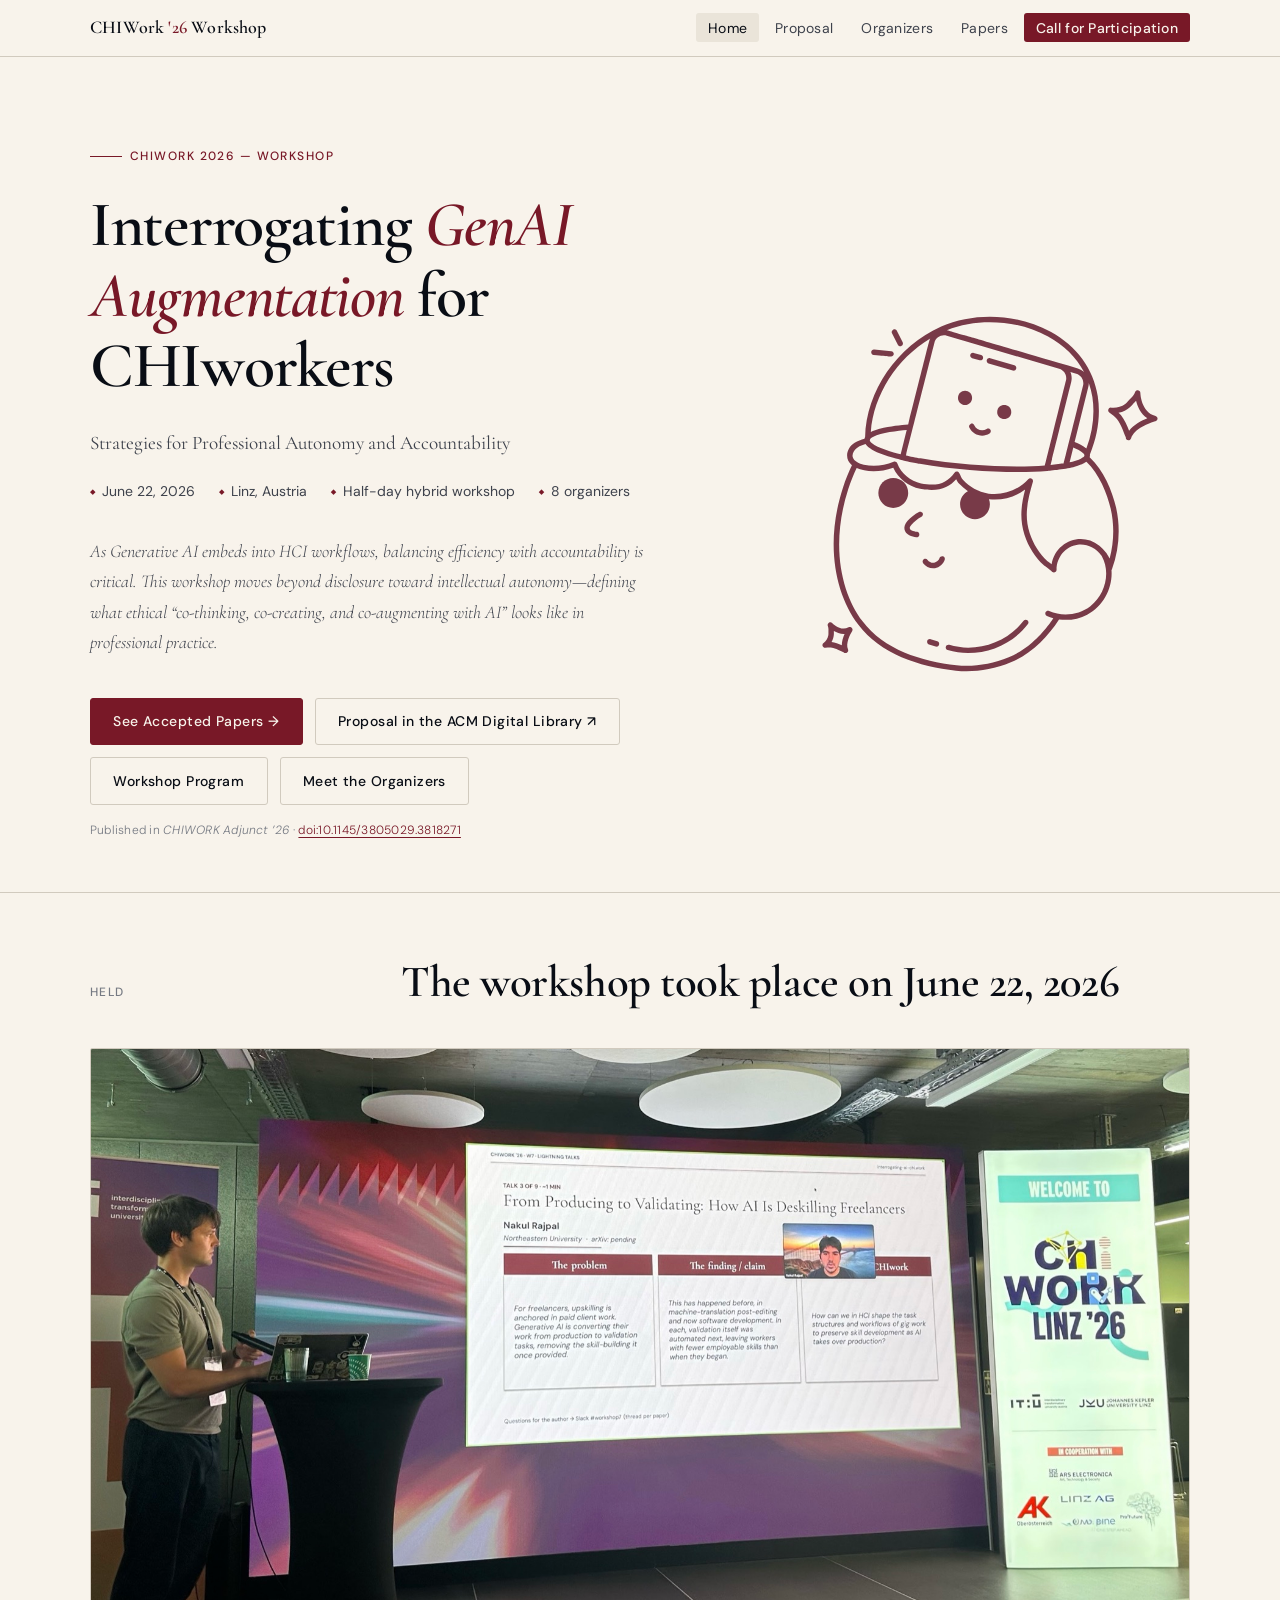
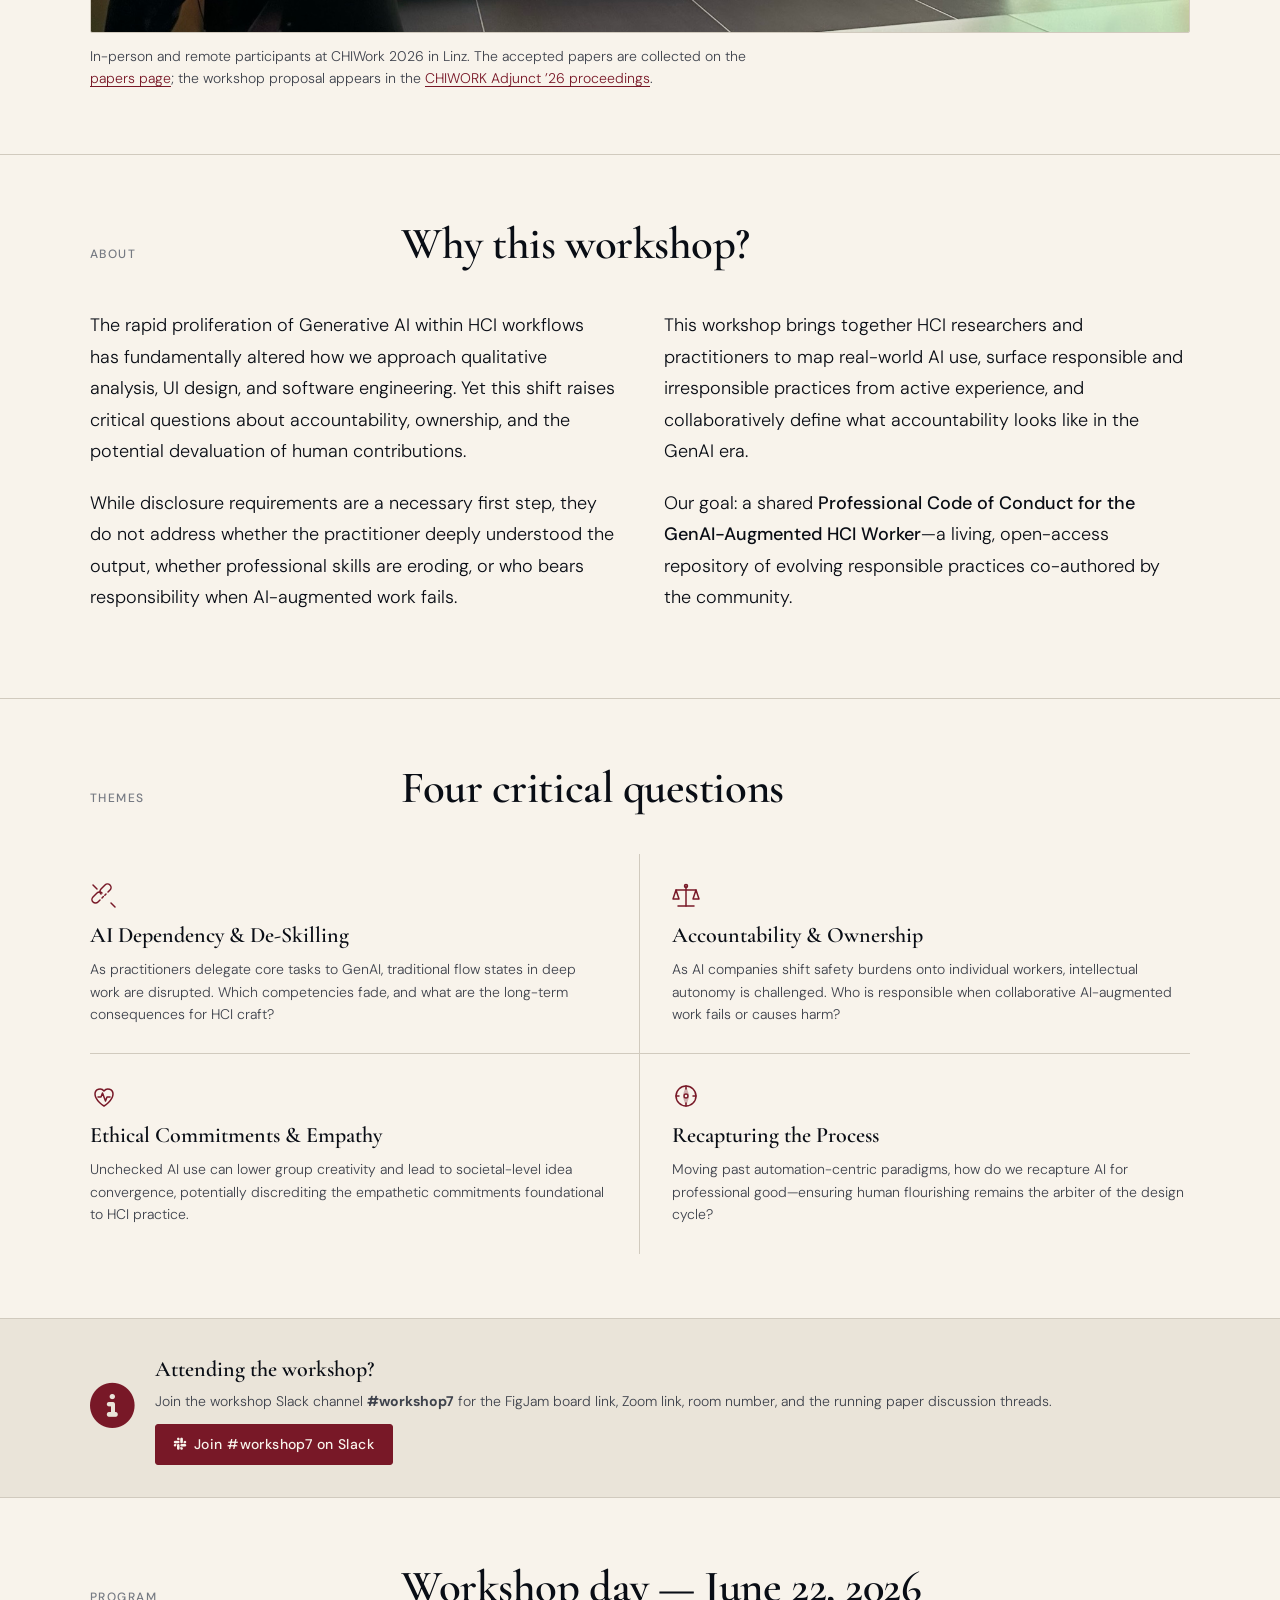
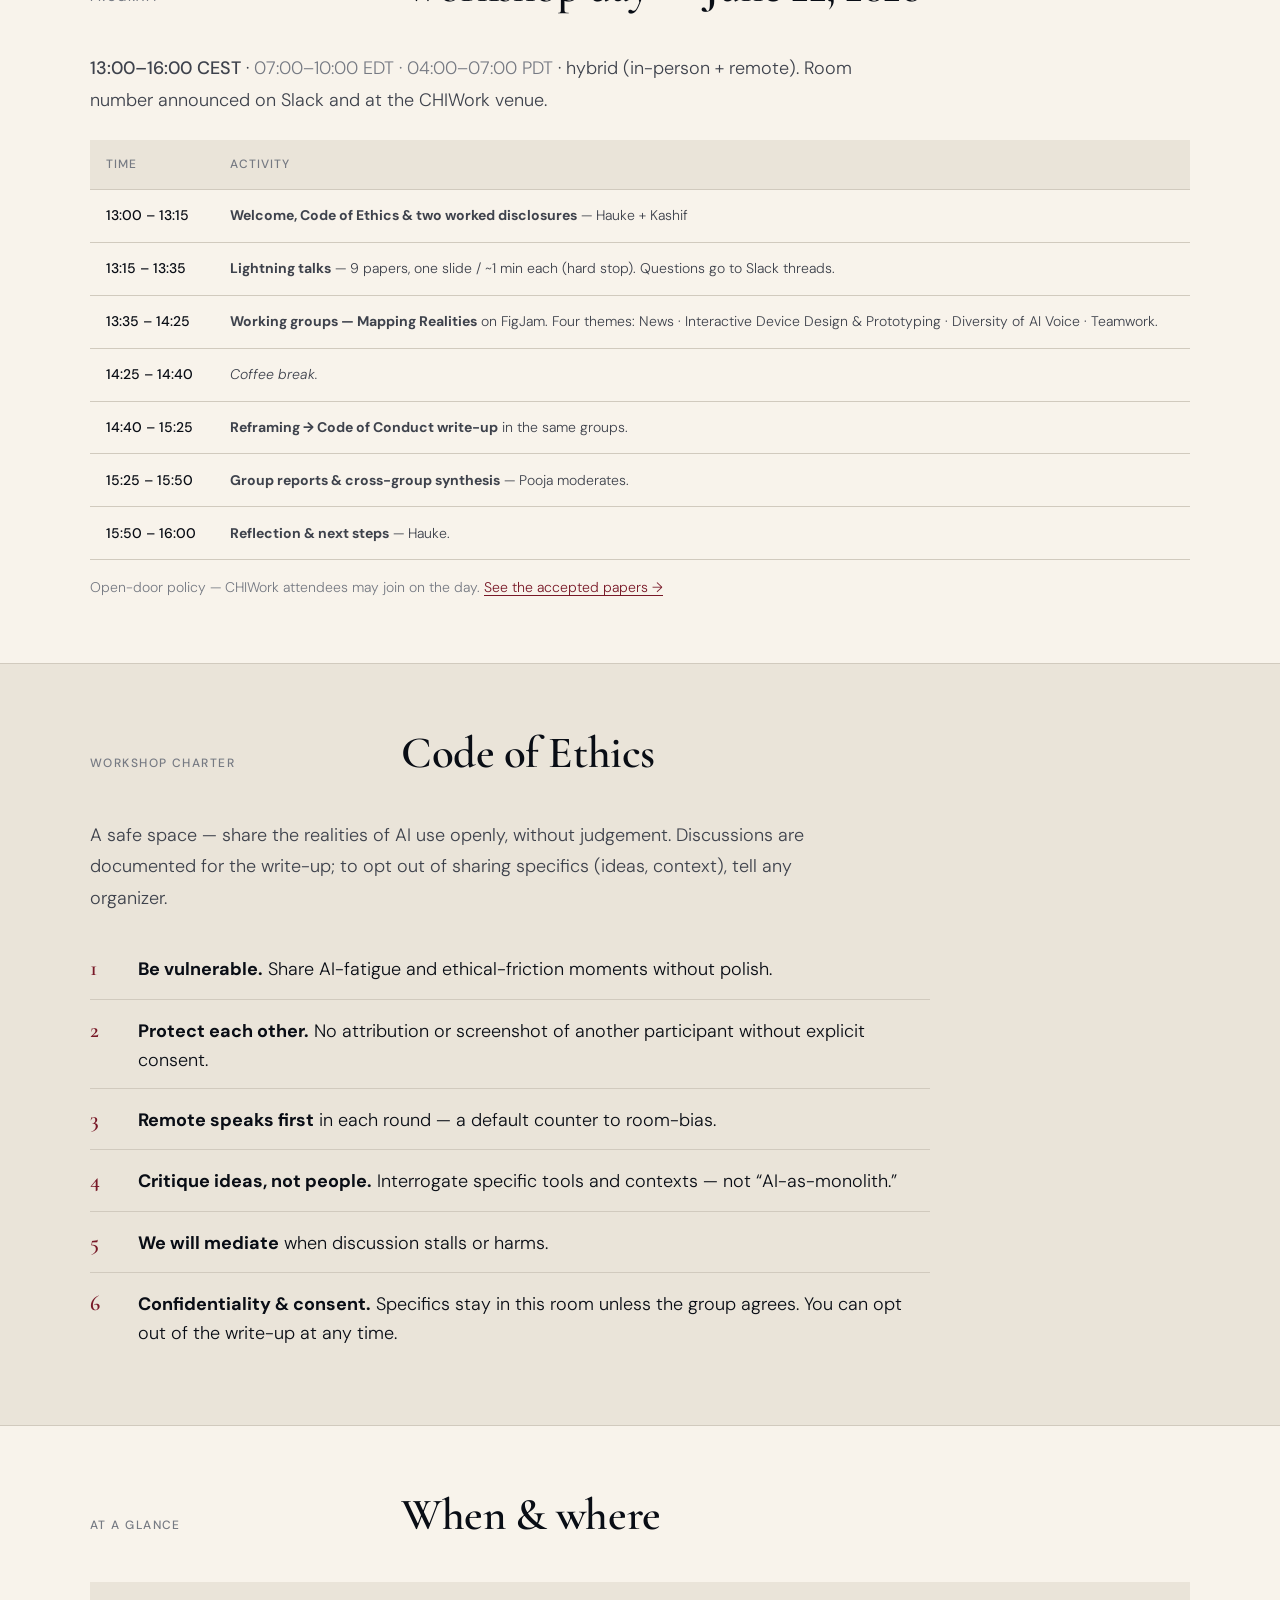
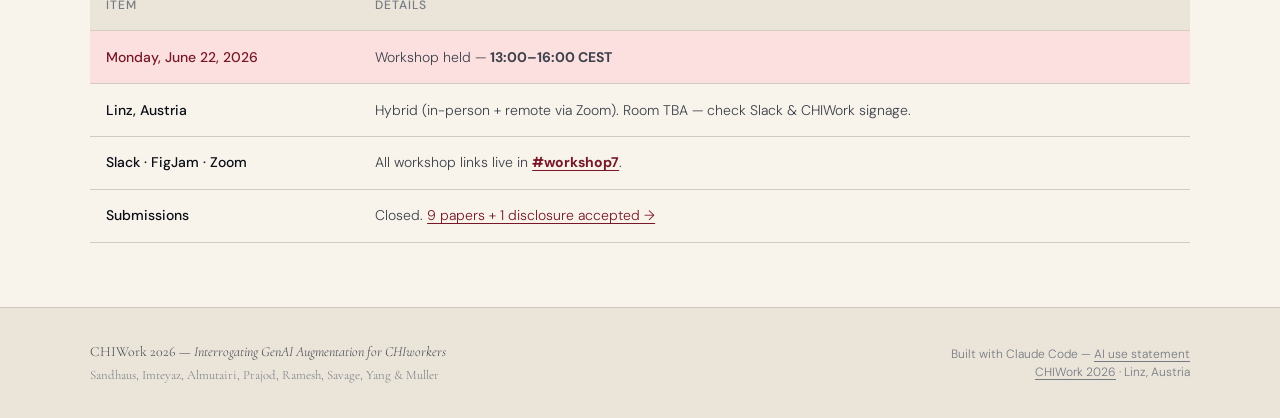
<file: index.html>
<!DOCTYPE html>
<html lang="en">
<head>
  <meta charset="UTF-8">
  <meta name="viewport" content="width=device-width, initial-scale=1.0">
  <title>Interrogating GenAI Augmentation for CHIworkers — CHIWork 2026 Workshop</title>
  <meta name="description" content="A half-day hybrid workshop at CHIWork 2026, Linz, Austria. Moving beyond AI disclosure toward professional accountability, autonomy, and co-thinking.">
  <link rel="stylesheet" href="https://cdnjs.cloudflare.com/ajax/libs/font-awesome/6.5.1/css/all.min.css" integrity="sha512-DTOQO9RWCH3ppGqcWaEA1BIZOC6xxalwEsw9c2QQeAIftl+Vegovlnee1c9QX4TctnWMn13TZye+giMm8e2LwA==" crossorigin="anonymous" referrerpolicy="no-referrer" />
  <link rel="stylesheet" href="style.css">
</head>
<body>

<!-- Navigation -->
<nav class="site-nav">
  <div class="nav-inner">
    <a href="index.html" class="nav-logo">CHIWork <span>'26</span> Workshop</a>
    <button class="nav-toggle" aria-label="Menu" onclick="this.nextElementSibling.classList.toggle('open')"><i class="fa-solid fa-bars"></i></button>
      <ul class="nav-links">
      <li><a href="index.html" class="active">Home</a></li>
      <li><a href="proposal.html">Proposal</a></li>
      <li><a href="organizers.html">Organizers</a></li>
      <li><a href="papers.html">Papers</a></li>
      <li><a href="cfp.html" class="nav-cta">Call for Participation</a></li>
    </ul>
  </div>
</nav>

<!-- Hero -->
<header class="hero">
  <div class="hero-inner hero-split">
    <div class="hero-text">
      <div class="hero-label">CHIWork 2026 &mdash; Workshop</div>
      <h1 class="hero-title">Interrogating <em>GenAI Augmentation</em> for CHIworkers</h1>
      <p style="font-family: var(--font-display); font-size: 1.2rem; font-weight: 400; color: var(--ink-mid); max-width: 55ch; margin-bottom: 1.5rem; line-height: 1.4;">
        Strategies for Professional Autonomy and Accountability
      </p>
      <div class="hero-meta">
        <span class="hero-meta-item">June 22, 2026</span>
        <span class="hero-meta-item">Linz, Austria</span>
        <span class="hero-meta-item">Half-day hybrid workshop</span>
        <span class="hero-meta-item">8 organizers</span>
      </div>
      <p class="hero-abstract">
        As Generative AI embeds into HCI workflows, balancing efficiency with accountability is critical. This workshop moves beyond disclosure toward intellectual autonomy&mdash;defining what ethical &ldquo;co-thinking, co-creating, and co-augmenting with AI&rdquo; looks like in professional practice.
      </p>
      <div class="hero-actions">
        <a href="papers.html" class="btn btn-primary">See Accepted Papers &rarr;</a>
        <a href="https://dl.acm.org/doi/full/10.1145/3805029.3818271" target="_blank" rel="noopener" class="btn btn-ghost">Proposal in the ACM Digital Library &nearr;</a>
        <a href="#program" class="btn btn-ghost">Workshop Program</a>
        <a href="organizers.html" class="btn btn-ghost">Meet the Organizers</a>
      </div>
      <p class="hero-cite">
        Published in <em>CHIWORK Adjunct &rsquo;26</em> &middot; <a href="https://doi.org/10.1145/3805029.3818271" target="_blank" rel="noopener">doi:10.1145/3805029.3818271</a>
      </p>
    </div>
    <div class="hero-illustration" aria-hidden="true">
      <img src="assets/hero-icon.svg" alt="" class="hero-icon-img">
    </div>
  </div>
</header>

<!-- Workshop held -->
<section class="section">
  <div class="section-inner">
    <div class="section-header">
      <span class="section-label">Held</span>
      <h2 class="section-title">The workshop took place on June 22, 2026</h2>
    </div>
    <figure class="workshop-photo">
      <img src="assets/post-workshop.jpg" alt="In-person and remote participants of the CHIWork 2026 workshop on GenAI augmentation, Linz, Austria" loading="lazy" width="1800" height="956">
      <figcaption>In-person and remote participants at CHIWork 2026 in Linz. The accepted papers are collected on the <a href="papers.html">papers page</a>; the workshop proposal appears in the <a href="https://dl.acm.org/doi/full/10.1145/3805029.3818271" target="_blank" rel="noopener">CHIWORK Adjunct &rsquo;26 proceedings</a>.</figcaption>
    </figure>
  </div>
</section>

<!-- Workshop overview -->
<section class="section">
  <div class="section-inner">
    <div class="section-header">
      <span class="section-label">About</span>
      <h2 class="section-title">Why this workshop?</h2>
    </div>
    <div class="prose" style="max-width: none; display: grid; grid-template-columns: 1fr 1fr; gap: 3rem; align-items: start;">
      <div>
        <p>
          The rapid proliferation of Generative AI within HCI workflows has fundamentally altered how we approach qualitative analysis, UI design, and software engineering. Yet this shift raises critical questions about accountability, ownership, and the potential devaluation of human contributions.
        </p>
        <p>
          While disclosure requirements are a necessary first step, they do not address whether the practitioner deeply understood the output, whether professional skills are eroding, or who bears responsibility when AI-augmented work fails.
        </p>
      </div>
      <div>
        <p>
          This workshop brings together HCI researchers and practitioners to map real-world AI use, surface responsible and irresponsible practices from active experience, and collaboratively define what accountability looks like in the GenAI era.
        </p>
        <p>
          Our goal: a shared <strong>Professional Code of Conduct for the GenAI-Augmented HCI Worker</strong>&mdash;a living, open-access repository of evolving responsible practices co-authored by the community.
        </p>
      </div>
    </div>
  </div>
</section>

<!-- Four themes -->
<section class="section">
  <div class="section-inner">
    <div class="section-header">
      <span class="section-label">Themes</span>
      <h2 class="section-title">Four critical questions</h2>
    </div>
    <div class="themes-grid">
      <div class="theme-item">
        <div class="theme-icon">
          <!-- Chain link breaking: dependency & de-skilling -->
          <svg width="28" height="28" viewBox="0 0 28 28" fill="none" stroke="currentColor" stroke-width="1.5" stroke-linecap="round" stroke-linejoin="round">
            <path d="M10 18l-2 2a3.5 3.5 0 01-5-5l4-4a3.5 3.5 0 015 0"/>
            <path d="M18 10l2-2a3.5 3.5 0 00-5-5l-4 4a3.5 3.5 0 000 5"/>
            <path d="M21 21l4 4M3 3l4 4"/>
            <line x1="12" y1="16" x2="16" y2="12" stroke-dasharray="2 2"/>
          </svg>
        </div>
        <div class="theme-title">AI Dependency &amp; De-Skilling</div>
        <p class="theme-body">As practitioners delegate core tasks to GenAI, traditional flow states in deep work are disrupted. Which competencies fade, and what are the long-term consequences for HCI craft?</p>
      </div>
      <div class="theme-item">
        <div class="theme-icon">
          <!-- Scales / balance: accountability & ownership -->
          <svg width="28" height="28" viewBox="0 0 28 28" fill="none" stroke="currentColor" stroke-width="1.5" stroke-linecap="round" stroke-linejoin="round">
            <line x1="14" y1="4" x2="14" y2="24"/>
            <line x1="6" y1="24" x2="22" y2="24"/>
            <line x1="4" y1="8" x2="24" y2="8"/>
            <path d="M4 8l3 9h-6z"/>
            <path d="M24 8l3 9h-6z"/>
            <circle cx="14" cy="4" r="1.5"/>
          </svg>
        </div>
        <div class="theme-title">Accountability &amp; Ownership</div>
        <p class="theme-body">As AI companies shift safety burdens onto individual workers, intellectual autonomy is challenged. Who is responsible when collaborative AI-augmented work fails or causes harm?</p>
      </div>
      <div class="theme-item">
        <div class="theme-icon">
          <!-- Heart with signal: empathy & ethical commitments -->
          <svg width="28" height="28" viewBox="0 0 28 28" fill="none" stroke="currentColor" stroke-width="1.5" stroke-linecap="round" stroke-linejoin="round">
            <path d="M14 24s-9-5.5-9-12a5 5 0 019-3 5 5 0 019 3c0 6.5-9 12-9 12z"/>
            <polyline points="8,15 11,15 12.5,11 15.5,19 17,15 20,15"/>
          </svg>
        </div>
        <div class="theme-title">Ethical Commitments &amp; Empathy</div>
        <p class="theme-body">Unchecked AI use can lower group creativity and lead to societal-level idea convergence, potentially discrediting the empathetic commitments foundational to HCI practice.</p>
      </div>
      <div class="theme-item">
        <div class="theme-icon">
          <!-- Hand reclaiming / compass: recapturing the process -->
          <svg width="28" height="28" viewBox="0 0 28 28" fill="none" stroke="currentColor" stroke-width="1.5" stroke-linecap="round" stroke-linejoin="round">
            <circle cx="14" cy="14" r="10"/>
            <circle cx="14" cy="14" r="2"/>
            <polygon points="14,6 16,12 14,10 12,12" fill="currentColor" opacity="0.3"/>
            <polygon points="14,22 12,16 14,18 16,16" fill="currentColor" opacity="0.3"/>
            <line x1="14" y1="4" x2="14" y2="7"/>
            <line x1="14" y1="21" x2="14" y2="24"/>
            <line x1="4" y1="14" x2="7" y2="14"/>
            <line x1="21" y1="14" x2="24" y2="14"/>
          </svg>
        </div>
        <div class="theme-title">Recapturing the Process</div>
        <p class="theme-body">Moving past automation-centric paradigms, how do we recapture AI for professional good&mdash;ensuring human flourishing remains the arbiter of the design cycle?</p>
      </div>
    </div>
  </div>
</section>

<!-- Workshop day banner -->
<section class="section" style="background: var(--cream-dark); padding-top: 2rem; padding-bottom: 2rem;">
  <div class="section-inner">
    <div style="display: grid; grid-template-columns: auto 1fr; gap: 1.25rem; align-items: center;">
      <div style="font-family: var(--font-display); font-size: var(--size-2xl); color: var(--burgundy); line-height: 1;">
        <i class="fa-solid fa-circle-info"></i>
      </div>
      <div>
        <div style="font-family: var(--font-display); font-size: var(--size-lg); font-weight: 600; margin-bottom: 0.25rem;">Attending the workshop?</div>
        <p style="font-size: var(--size-sm); color: var(--ink-mid); margin-bottom: 0.75rem; line-height: 1.5;">
          Join the workshop Slack channel <strong>#workshop7</strong> for the FigJam board link, Zoom link, room number, and the running paper discussion threads.
        </p>
        <a href="https://chiworkworkspace.slack.com/archives/C0BB9TT5FEJ" target="_blank" rel="noopener" class="btn btn-primary" style="font-size: var(--size-sm); padding: 0.5rem 1.1rem;">
          <i class="fa-brands fa-slack"></i> Join #workshop7 on Slack
        </a>
      </div>
    </div>
  </div>
</section>

<!-- Program -->
<section class="section" id="program">
  <div class="section-inner">
    <div class="section-header">
      <span class="section-label">Program</span>
      <h2 class="section-title">Workshop day &mdash; June 22, 2026</h2>
    </div>
    <p class="prose" style="color: var(--ink-mid); margin-bottom: 1.5rem;">
      <strong>13:00&ndash;16:00 CEST</strong> &middot; <span style="color: var(--ink-light);">07:00&ndash;10:00 EDT &middot; 04:00&ndash;07:00 PDT</span> &middot; hybrid (in-person + remote). Room number announced on Slack and at the CHIWork venue.
    </p>
    <table class="dates-table">
      <thead>
        <tr><th>Time</th><th>Activity</th></tr>
      </thead>
      <tbody>
        <tr><td>13:00 &ndash; 13:15</td><td><strong>Welcome, Code of Ethics &amp; two worked disclosures</strong> &mdash; Hauke + Kashif</td></tr>
        <tr><td>13:15 &ndash; 13:35</td><td><strong>Lightning talks</strong> &mdash; 9 papers, one slide / ~1 min each (hard stop). Questions go to Slack threads.</td></tr>
        <tr><td>13:35 &ndash; 14:25</td><td><strong>Working groups &mdash; Mapping Realities</strong> on FigJam. Four themes: News &middot; Interactive Device Design &amp; Prototyping &middot; Diversity of AI Voice &middot; Teamwork.</td></tr>
        <tr><td>14:25 &ndash; 14:40</td><td><em>Coffee break.</em></td></tr>
        <tr><td>14:40 &ndash; 15:25</td><td><strong>Reframing &rarr; Code of Conduct write-up</strong> in the same groups.</td></tr>
        <tr><td>15:25 &ndash; 15:50</td><td><strong>Group reports &amp; cross-group synthesis</strong> &mdash; Pooja moderates.</td></tr>
        <tr><td>15:50 &ndash; 16:00</td><td><strong>Reflection &amp; next steps</strong> &mdash; Hauke.</td></tr>
      </tbody>
    </table>
    <p style="margin-top: 1rem; font-size: var(--size-sm); color: var(--ink-light);">
      Open-door policy &mdash; CHIWork attendees may join on the day. <a href="papers.html">See the accepted papers &rarr;</a>
    </p>
  </div>
</section>

<!-- Code of Ethics -->
<section class="section" style="background: var(--cream-dark);" id="ethics">
  <div class="section-inner">
    <div class="section-header">
      <span class="section-label">Workshop charter</span>
      <h2 class="section-title">Code of Ethics</h2>
    </div>
    <p class="prose" style="color: var(--ink-mid); margin-bottom: 1.5rem; max-width: 65ch;">
      A safe space &mdash; share the realities of AI use openly, without judgement. Discussions are documented for the write-up; to opt out of sharing specifics (ideas, context), tell any organizer.
    </p>
    <ol style="list-style: none; counter-reset: ethics; padding: 0; max-width: 70ch; font-size: var(--size-md);">
      <li style="counter-increment: ethics; padding: 0.75rem 0; border-bottom: 1px solid var(--rule); display: grid; grid-template-columns: 2rem 1fr; gap: 1rem; align-items: baseline;">
        <span style="font-family: var(--font-display); font-size: var(--size-lg); font-weight: 600; color: var(--burgundy);">1</span>
        <span><strong>Be vulnerable.</strong> Share AI-fatigue and ethical-friction moments without polish.</span>
      </li>
      <li style="counter-increment: ethics; padding: 0.75rem 0; border-bottom: 1px solid var(--rule); display: grid; grid-template-columns: 2rem 1fr; gap: 1rem; align-items: baseline;">
        <span style="font-family: var(--font-display); font-size: var(--size-lg); font-weight: 600; color: var(--burgundy);">2</span>
        <span><strong>Protect each other.</strong> No attribution or screenshot of another participant without explicit consent.</span>
      </li>
      <li style="counter-increment: ethics; padding: 0.75rem 0; border-bottom: 1px solid var(--rule); display: grid; grid-template-columns: 2rem 1fr; gap: 1rem; align-items: baseline;">
        <span style="font-family: var(--font-display); font-size: var(--size-lg); font-weight: 600; color: var(--burgundy);">3</span>
        <span><strong>Remote speaks first</strong> in each round &mdash; a default counter to room-bias.</span>
      </li>
      <li style="counter-increment: ethics; padding: 0.75rem 0; border-bottom: 1px solid var(--rule); display: grid; grid-template-columns: 2rem 1fr; gap: 1rem; align-items: baseline;">
        <span style="font-family: var(--font-display); font-size: var(--size-lg); font-weight: 600; color: var(--burgundy);">4</span>
        <span><strong>Critique ideas, not people.</strong> Interrogate specific tools and contexts &mdash; not &ldquo;AI-as-monolith.&rdquo;</span>
      </li>
      <li style="counter-increment: ethics; padding: 0.75rem 0; border-bottom: 1px solid var(--rule); display: grid; grid-template-columns: 2rem 1fr; gap: 1rem; align-items: baseline;">
        <span style="font-family: var(--font-display); font-size: var(--size-lg); font-weight: 600; color: var(--burgundy);">5</span>
        <span><strong>We will mediate</strong> when discussion stalls or harms.</span>
      </li>
      <li style="counter-increment: ethics; padding: 0.75rem 0; display: grid; grid-template-columns: 2rem 1fr; gap: 1rem; align-items: baseline;">
        <span style="font-family: var(--font-display); font-size: var(--size-lg); font-weight: 600; color: var(--burgundy);">6</span>
        <span><strong>Confidentiality &amp; consent.</strong> Specifics stay in this room unless the group agrees. You can opt out of the write-up at any time.</span>
      </li>
    </ol>
  </div>
</section>

<!-- Workshop key info -->
<section class="section">
  <div class="section-inner">
    <div class="section-header">
      <span class="section-label">At a glance</span>
      <h2 class="section-title">When &amp; where</h2>
    </div>
    <table class="dates-table">
      <thead>
        <tr>
          <th>Item</th>
          <th>Details</th>
        </tr>
      </thead>
      <tbody>
        <tr class="date-highlight">
          <td>Monday, June 22, 2026</td>
          <td>Workshop held &mdash; <strong>13:00&ndash;16:00 CEST</strong></td>
        </tr>
        <tr>
          <td>Linz, Austria</td>
          <td>Hybrid (in-person + remote via Zoom). Room TBA &mdash; check Slack &amp; CHIWork signage.</td>
        </tr>
        <tr>
          <td>Slack &middot; FigJam &middot; Zoom</td>
          <td>All workshop links live in <a href="https://chiworkworkspace.slack.com/archives/C0BB9TT5FEJ" target="_blank" rel="noopener"><strong>#workshop7</strong></a>.</td>
        </tr>
        <tr>
          <td>Submissions</td>
          <td>Closed. <a href="papers.html">9 papers + 1 disclosure accepted &rarr;</a></td>
        </tr>
      </tbody>
    </table>
  </div>
</section>

<!-- Footer -->
<footer class="site-footer">
  <div class="footer-inner">
    <div class="footer-left">
      CHIWork 2026 &mdash; <em>Interrogating GenAI Augmentation for CHIworkers</em><br>
      <span style="font-size: 0.8rem; color: var(--ink-light);">Sandhaus, Imteyaz, Almutairi, Prajod, Ramesh, Savage, Yang &amp; Muller</span>
    </div>
    <div class="footer-right">
      Built with Claude Code &mdash; <a href="ai-use.html">AI use statement</a><br>
      <a href="https://chiwork.org/26/" target="_blank" rel="noopener">CHIWork 2026</a> &middot; Linz, Austria
    </div>
  </div>
</footer>

</body>
</html>
</file>
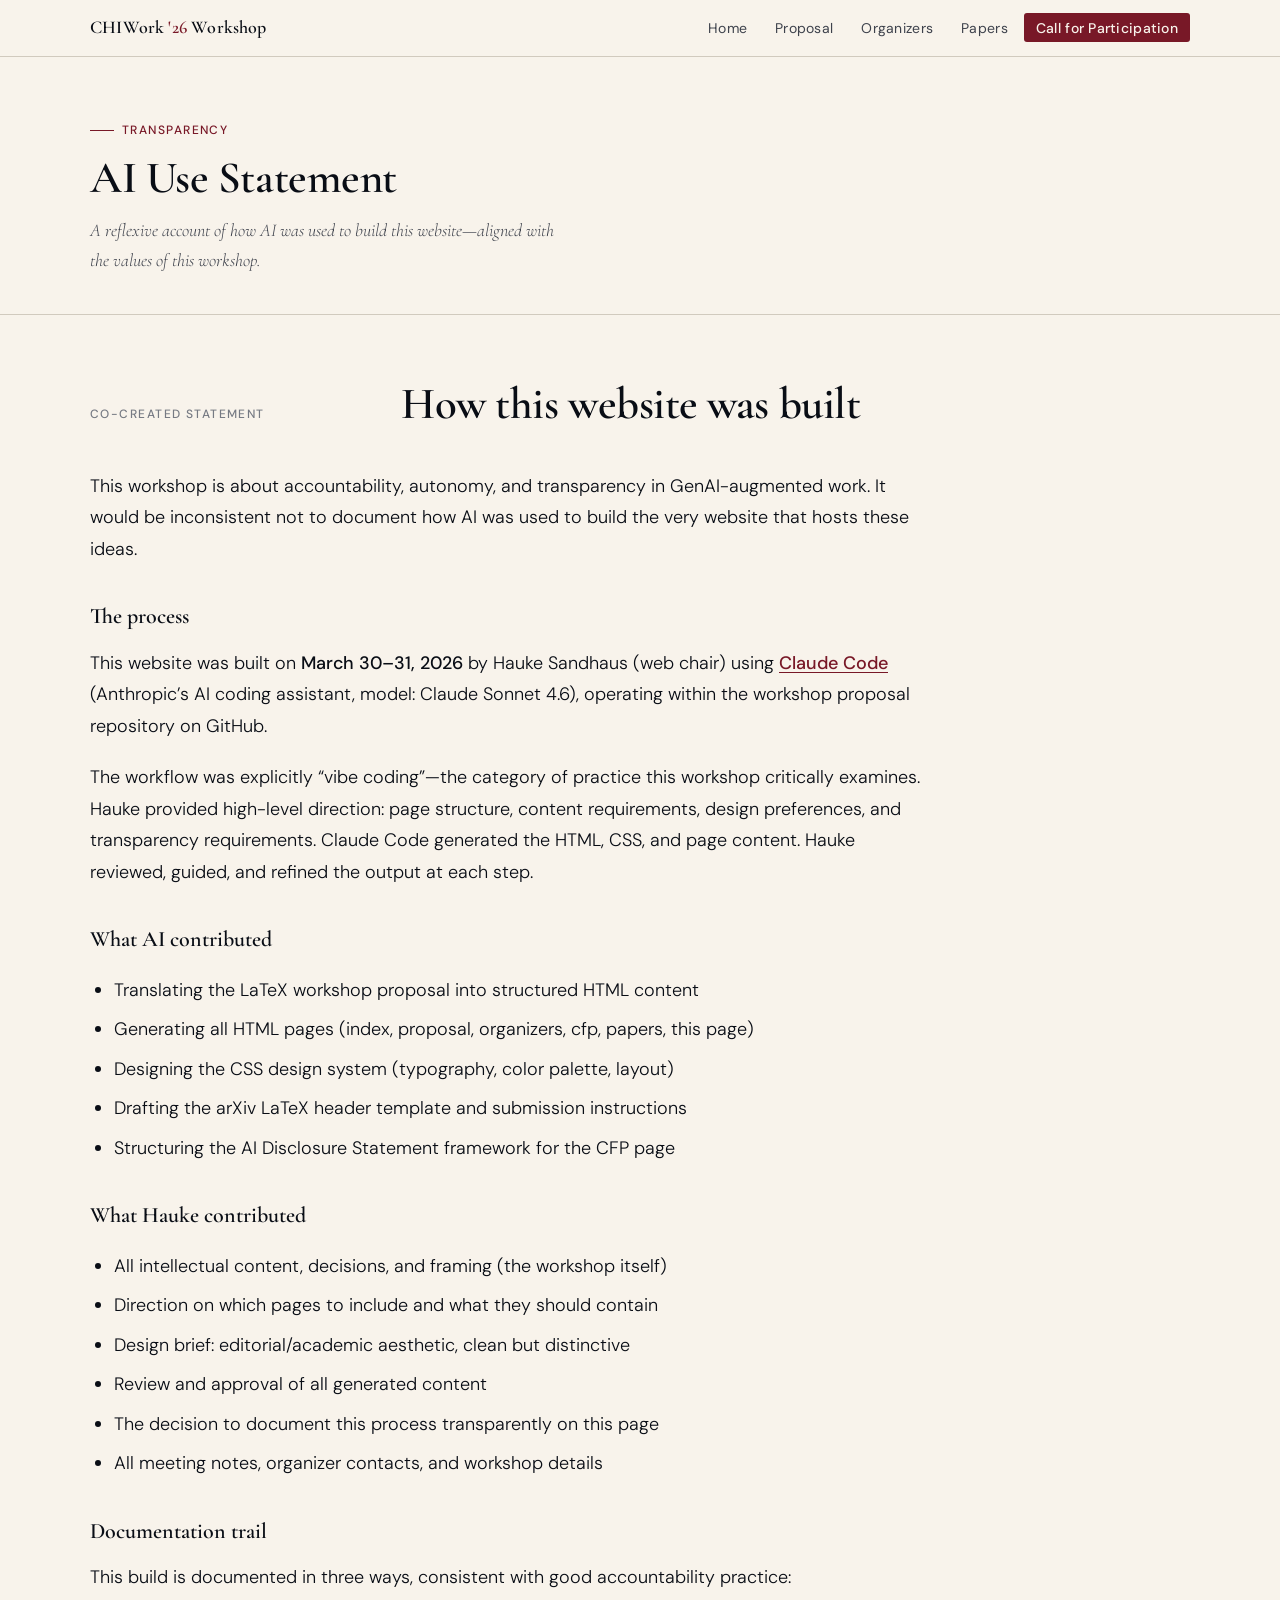
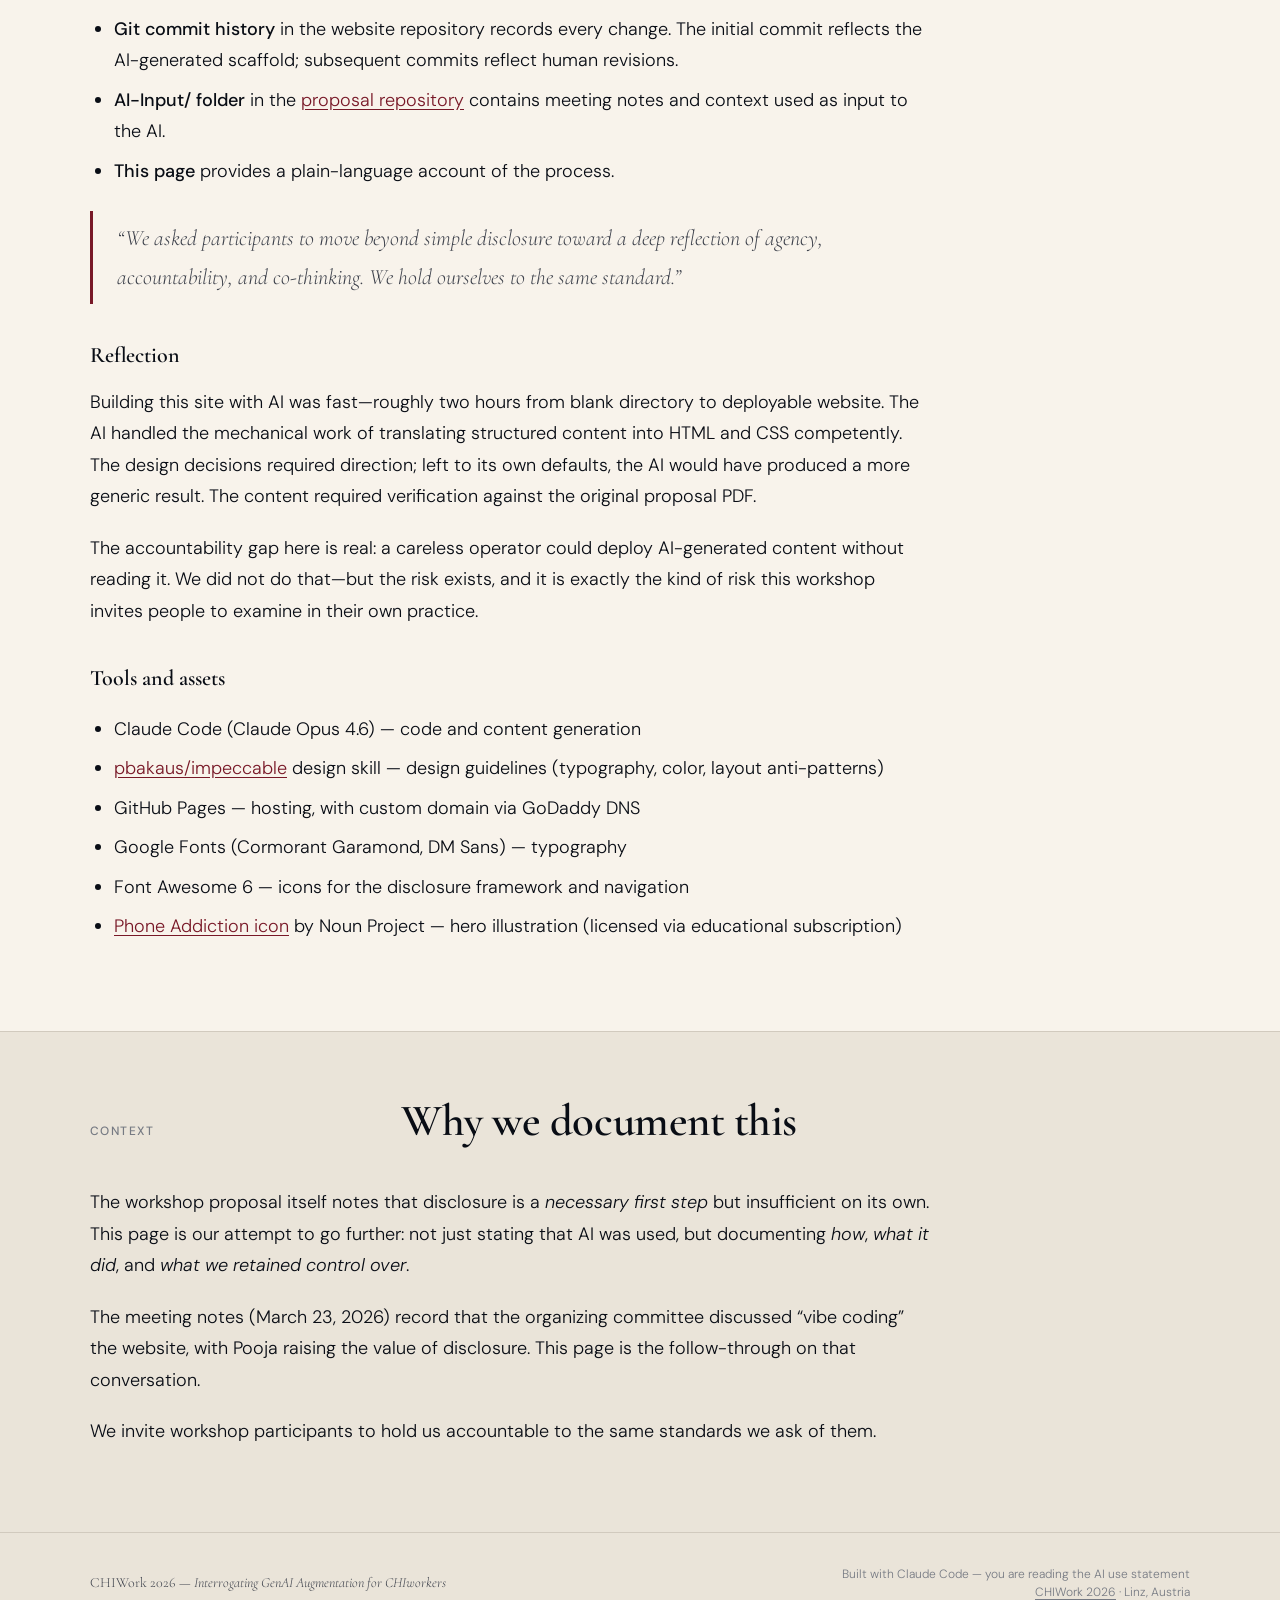
<file: ai-use.html>
<!DOCTYPE html>
<html lang="en">
<head>
  <meta charset="UTF-8">
  <meta name="viewport" content="width=device-width, initial-scale=1.0">
  <title>AI Use Statement — CHIWork 2026 Workshop Website</title>
  <meta name="description" content="Transparency statement about the use of AI tools in building this workshop website.">
  <link rel="stylesheet" href="https://cdnjs.cloudflare.com/ajax/libs/font-awesome/6.5.1/css/all.min.css" integrity="sha512-DTOQO9RWCH3ppGqcWaEA1BIZOC6xxalwEsw9c2QQeAIftl+Vegovlnee1c9QX4TctnWMn13TZye+giMm8e2LwA==" crossorigin="anonymous" referrerpolicy="no-referrer" />
  <link rel="stylesheet" href="style.css">
</head>
<body>

<nav class="site-nav">
  <div class="nav-inner">
    <a href="index.html" class="nav-logo">CHIWork <span>'26</span> Workshop</a>
    <button class="nav-toggle" aria-label="Menu" onclick="this.nextElementSibling.classList.toggle('open')"><i class="fa-solid fa-bars"></i></button>
      <ul class="nav-links">
      <li><a href="index.html">Home</a></li>
      <li><a href="proposal.html">Proposal</a></li>
      <li><a href="organizers.html">Organizers</a></li>
      <li><a href="papers.html">Papers</a></li>
      <li><a href="cfp.html" class="nav-cta">Call for Participation</a></li>
    </ul>
  </div>
</nav>

<div class="page-hero">
  <div class="page-hero-inner">
    <div class="page-hero-label">Transparency</div>
    <h1>AI Use Statement</h1>
    <p style="margin-top: 0.75rem; font-size: var(--size-md); color: var(--ink-mid); max-width: 60ch; font-family: var(--font-display); font-style: italic;">
      A reflexive account of how AI was used to build this website&mdash;aligned with the values of this workshop.
    </p>
  </div>
</div>

<section class="section">
  <div class="section-inner">
    <div class="section-header">
      <span class="section-label">Co-created statement</span>
      <h2 class="section-title">How this website was built</h2>
    </div>
    <div class="prose" style="max-width: 70ch;">

      <p>
        This workshop is about accountability, autonomy, and transparency in GenAI-augmented work. It would be inconsistent not to document how AI was used to build the very website that hosts these ideas.
      </p>

      <h3>The process</h3>
      <p>
        This website was built on <strong>March 30&ndash;31, 2026</strong> by Hauke Sandhaus (web chair) using <strong><a href="https://claude.ai/code" target="_blank" rel="noopener">Claude Code</a></strong> (Anthropic&rsquo;s AI coding assistant, model: Claude Sonnet 4.6), operating within the workshop proposal repository on GitHub.
      </p>
      <p>
        The workflow was explicitly &ldquo;vibe coding&rdquo;&mdash;the category of practice this workshop critically examines. Hauke provided high-level direction: page structure, content requirements, design preferences, and transparency requirements. Claude Code generated the HTML, CSS, and page content. Hauke reviewed, guided, and refined the output at each step.
      </p>

      <h3>What AI contributed</h3>
      <ul>
        <li>Translating the LaTeX workshop proposal into structured HTML content</li>
        <li>Generating all HTML pages (index, proposal, organizers, cfp, papers, this page)</li>
        <li>Designing the CSS design system (typography, color palette, layout)</li>
        <li>Drafting the arXiv LaTeX header template and submission instructions</li>
        <li>Structuring the AI Disclosure Statement framework for the CFP page</li>
      </ul>

      <h3>What Hauke contributed</h3>
      <ul>
        <li>All intellectual content, decisions, and framing (the workshop itself)</li>
        <li>Direction on which pages to include and what they should contain</li>
        <li>Design brief: editorial/academic aesthetic, clean but distinctive</li>
        <li>Review and approval of all generated content</li>
        <li>The decision to document this process transparently on this page</li>
        <li>All meeting notes, organizer contacts, and workshop details</li>
      </ul>

      <h3>Documentation trail</h3>
      <p>
        This build is documented in three ways, consistent with good accountability practice:
      </p>
      <ul>
        <li>
          <strong>Git commit history</strong> in the website repository records every change. The initial commit reflects the AI-generated scaffold; subsequent commits reflect human revisions.
        </li>
        <li>
          <strong>AI-Input/ folder</strong> in the <a href="https://github.com/HaukeCornell/CHIwork-26-Workshop-Proposal" target="_blank" rel="noopener">proposal repository</a> contains meeting notes and context used as input to the AI.
        </li>
        <li>
          <strong>This page</strong> provides a plain-language account of the process.
        </li>
      </ul>

      <blockquote>
        &ldquo;We asked participants to move beyond simple disclosure toward a deep reflection of agency, accountability, and co-thinking. We hold ourselves to the same standard.&rdquo;
      </blockquote>

      <h3>Reflection</h3>
      <p>
        Building this site with AI was fast&mdash;roughly two hours from blank directory to deployable website. The AI handled the mechanical work of translating structured content into HTML and CSS competently. The design decisions required direction; left to its own defaults, the AI would have produced a more generic result. The content required verification against the original proposal PDF.
      </p>
      <p>
        The accountability gap here is real: a careless operator could deploy AI-generated content without reading it. We did not do that&mdash;but the risk exists, and it is exactly the kind of risk this workshop invites people to examine in their own practice.
      </p>

      <h3>Tools and assets</h3>
      <ul>
        <li>Claude Code (Claude Opus 4.6) &mdash; code and content generation</li>
        <li><a href="https://github.com/pbakaus/impeccable" target="_blank" rel="noopener">pbakaus/impeccable</a> design skill &mdash; design guidelines (typography, color, layout anti-patterns)</li>
        <li>GitHub Pages &mdash; hosting, with custom domain via GoDaddy DNS</li>
        <li>Google Fonts (Cormorant Garamond, DM Sans) &mdash; typography</li>
        <li>Font Awesome 6 &mdash; icons for the disclosure framework and navigation</li>
        <li><a href="https://thenounproject.com/icon/phone-addiction-7507822/" target="_blank" rel="noopener">Phone Addiction icon</a> by Noun Project &mdash; hero illustration (licensed via educational subscription)</li>
      </ul>

    </div>
  </div>
</section>

<section class="section" style="background: var(--cream-dark);">
  <div class="section-inner">
    <div class="section-header">
      <span class="section-label">Context</span>
      <h2 class="section-title">Why we document this</h2>
    </div>
    <div class="prose" style="max-width: 70ch;">
      <p>
        The workshop proposal itself notes that disclosure is a <em>necessary first step</em> but insufficient on its own. This page is our attempt to go further: not just stating that AI was used, but documenting <em>how</em>, <em>what it did</em>, and <em>what we retained control over</em>.
      </p>
      <p>
        The meeting notes (March 23, 2026) record that the organizing committee discussed &ldquo;vibe coding&rdquo; the website, with Pooja raising the value of disclosure. This page is the follow-through on that conversation.
      </p>
      <p>
        We invite workshop participants to hold us accountable to the same standards we ask of them.
      </p>
    </div>
  </div>
</section>

<footer class="site-footer">
  <div class="footer-inner">
    <div class="footer-left">
      CHIWork 2026 &mdash; <em>Interrogating GenAI Augmentation for CHIworkers</em>
    </div>
    <div class="footer-right">
      Built with Claude Code &mdash; you are reading the AI use statement<br>
      <a href="https://chiwork.org/26/" target="_blank" rel="noopener">CHIWork 2026</a> &middot; Linz, Austria
    </div>
  </div>
</footer>

</body>
</html>
</file>
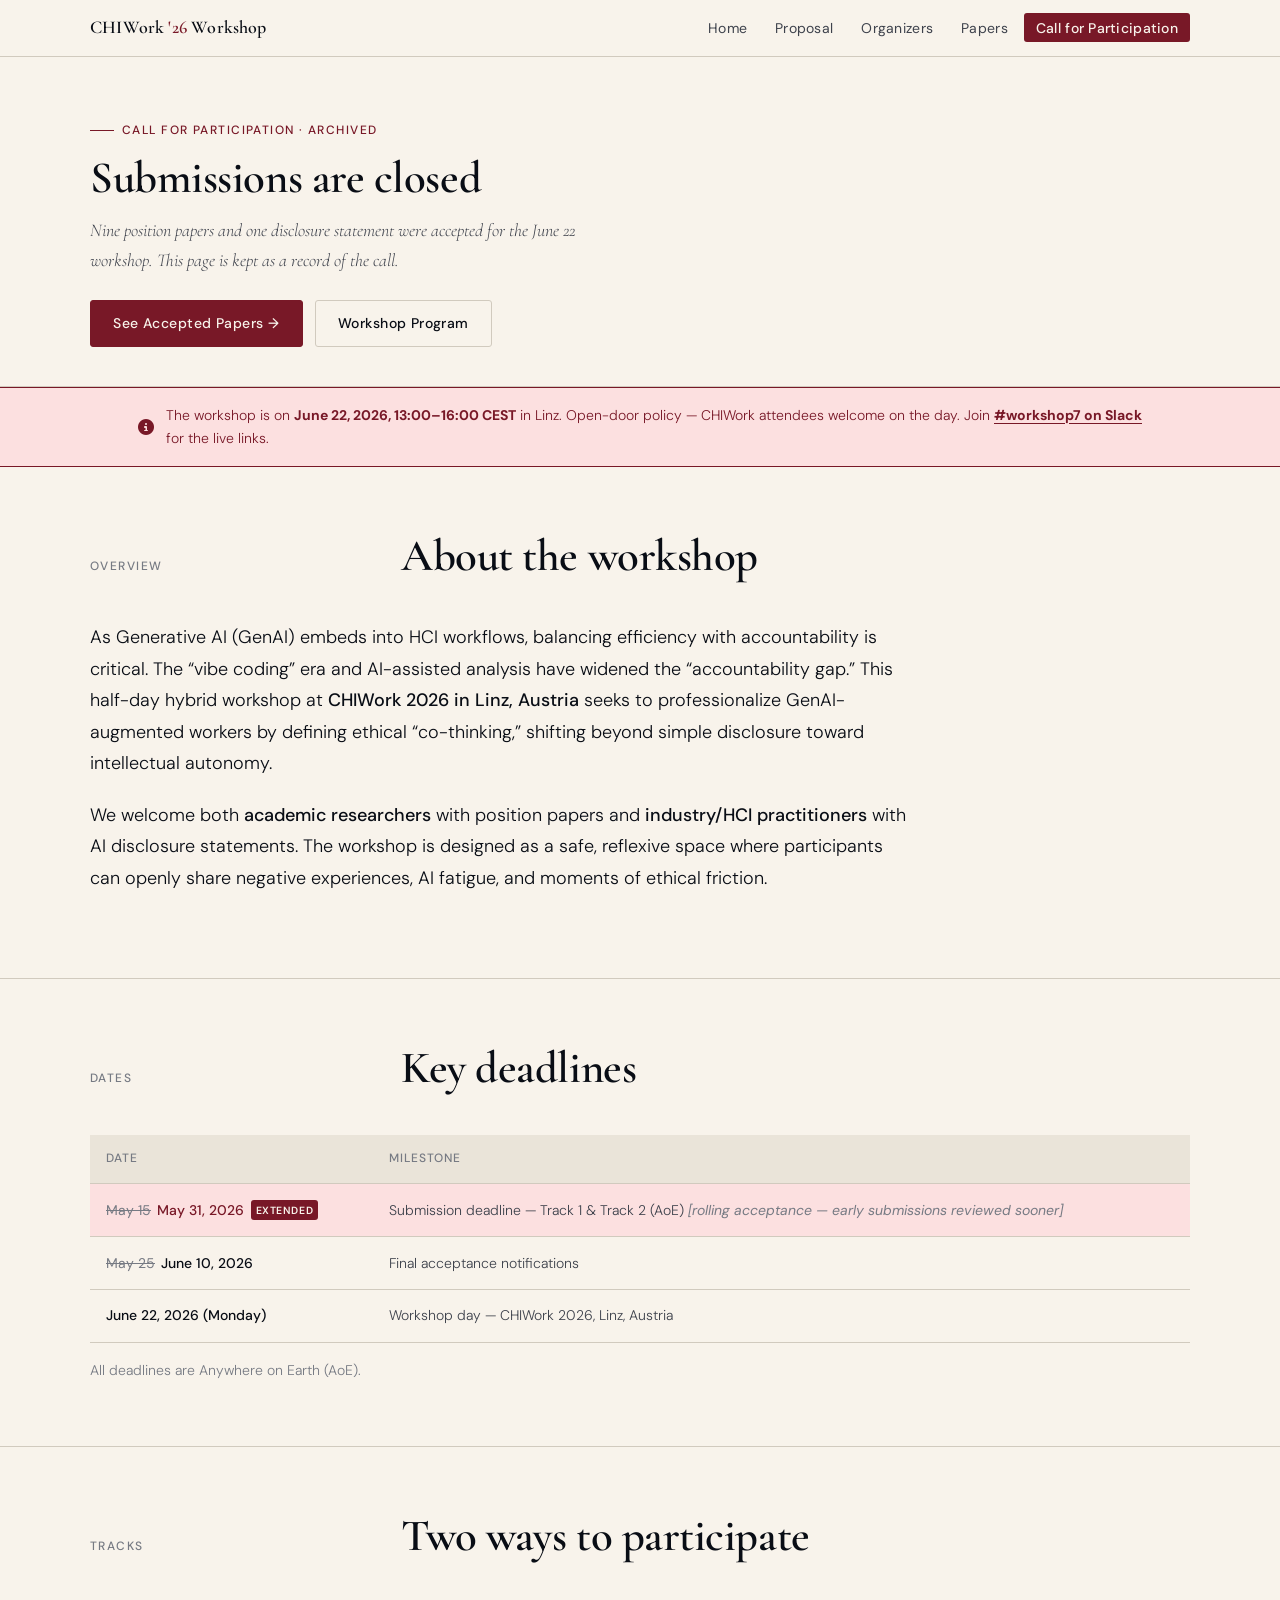
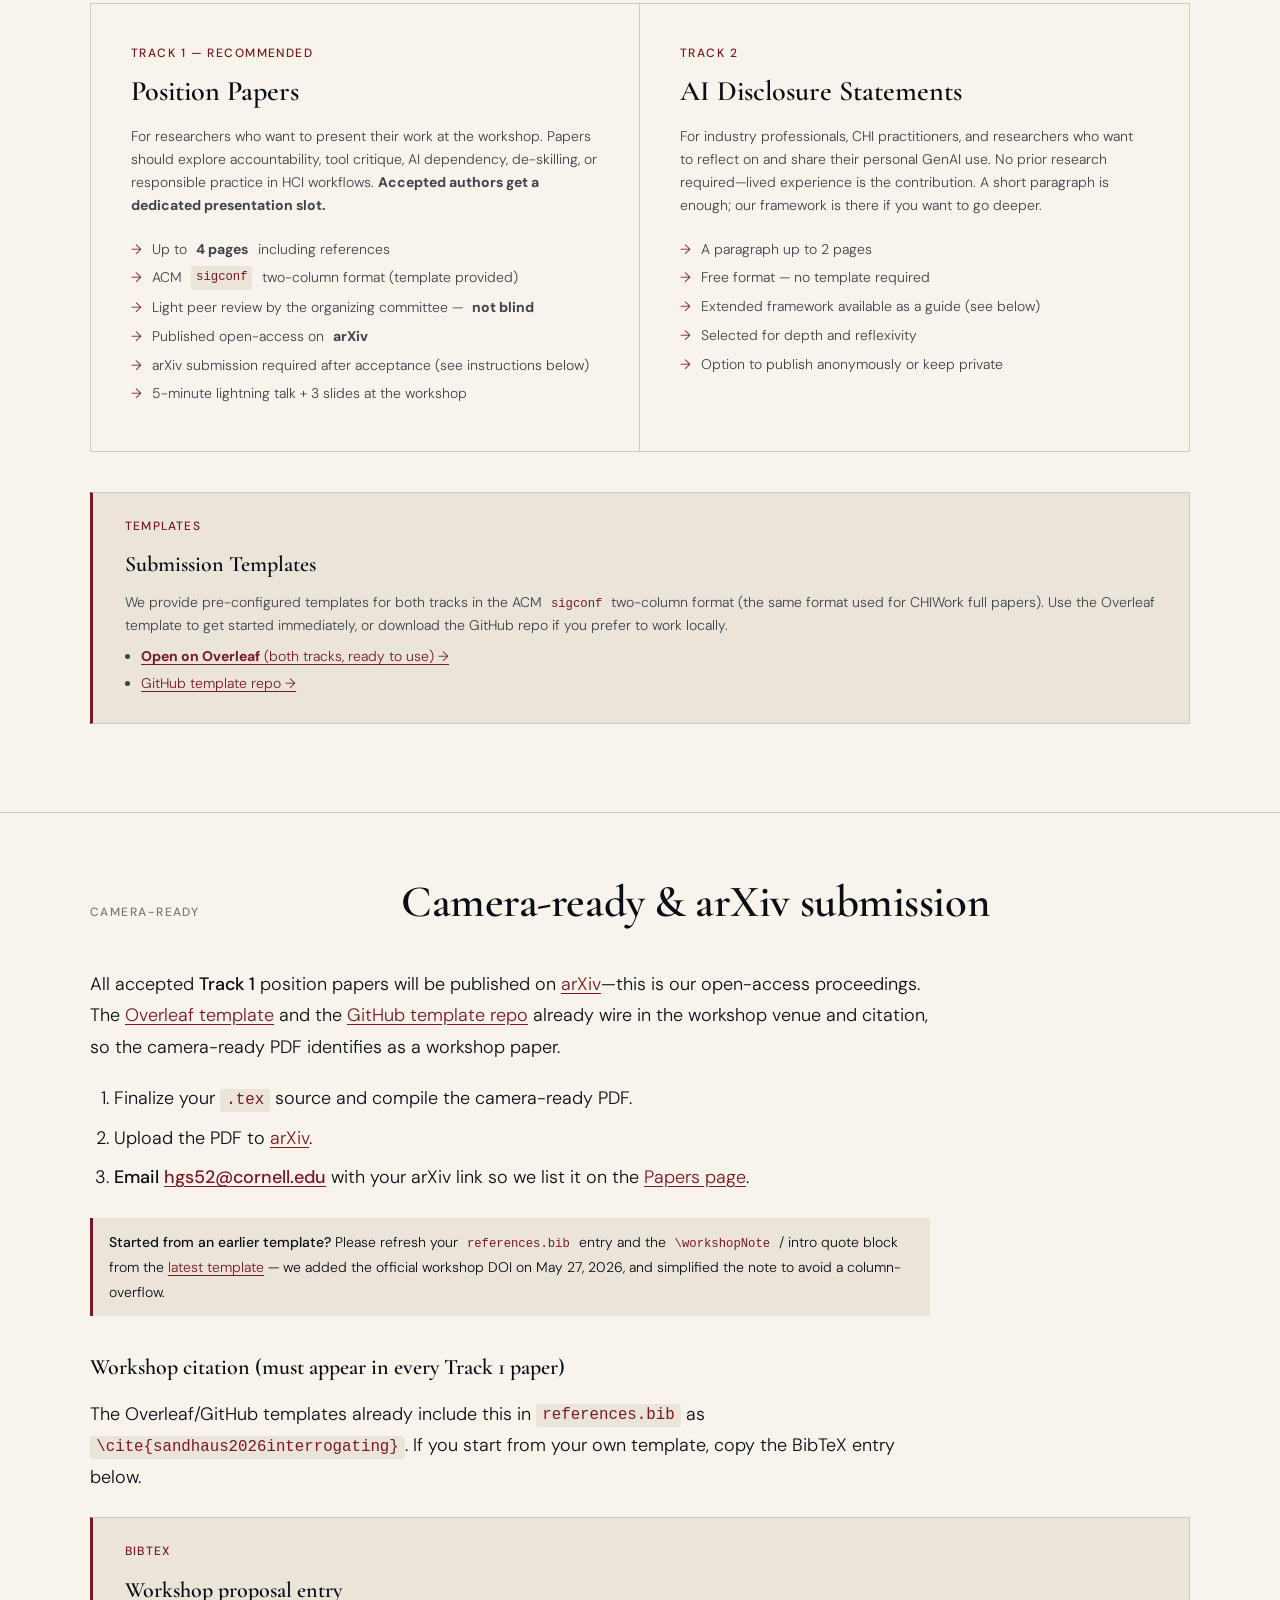
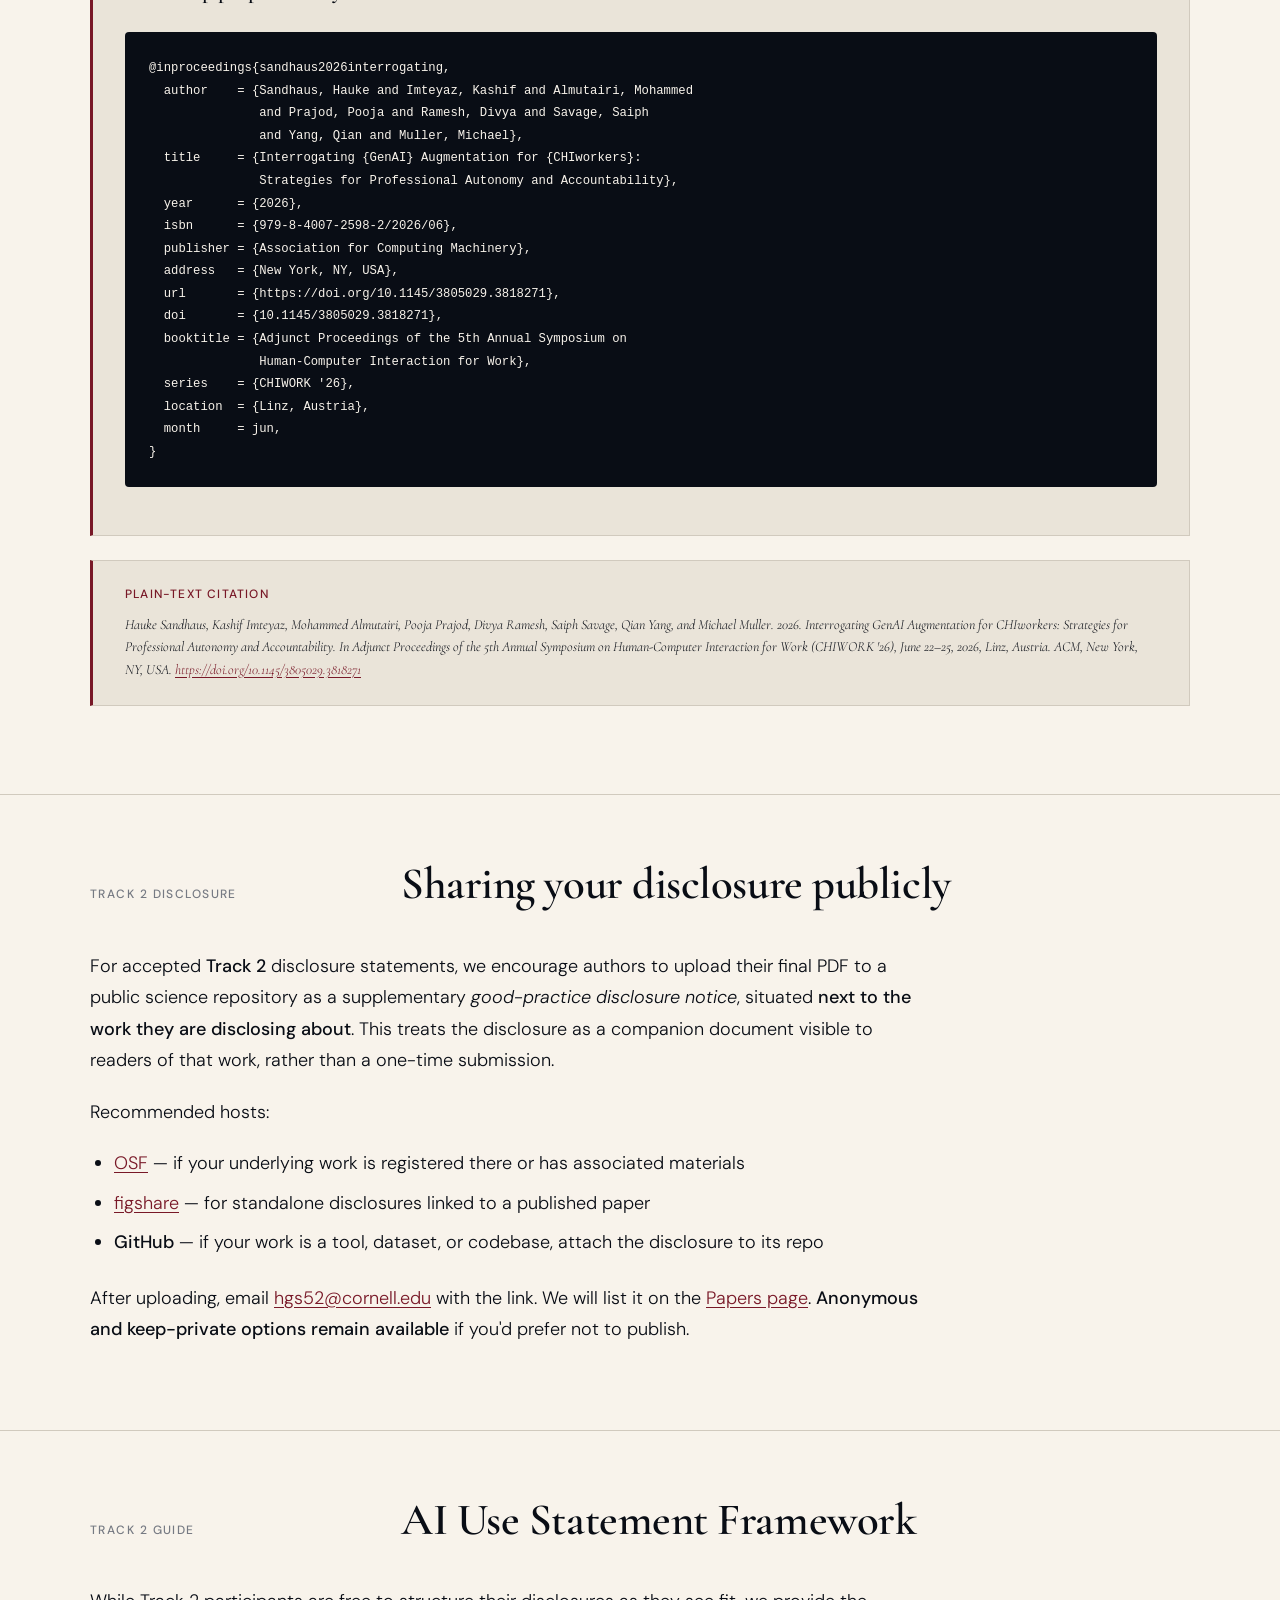
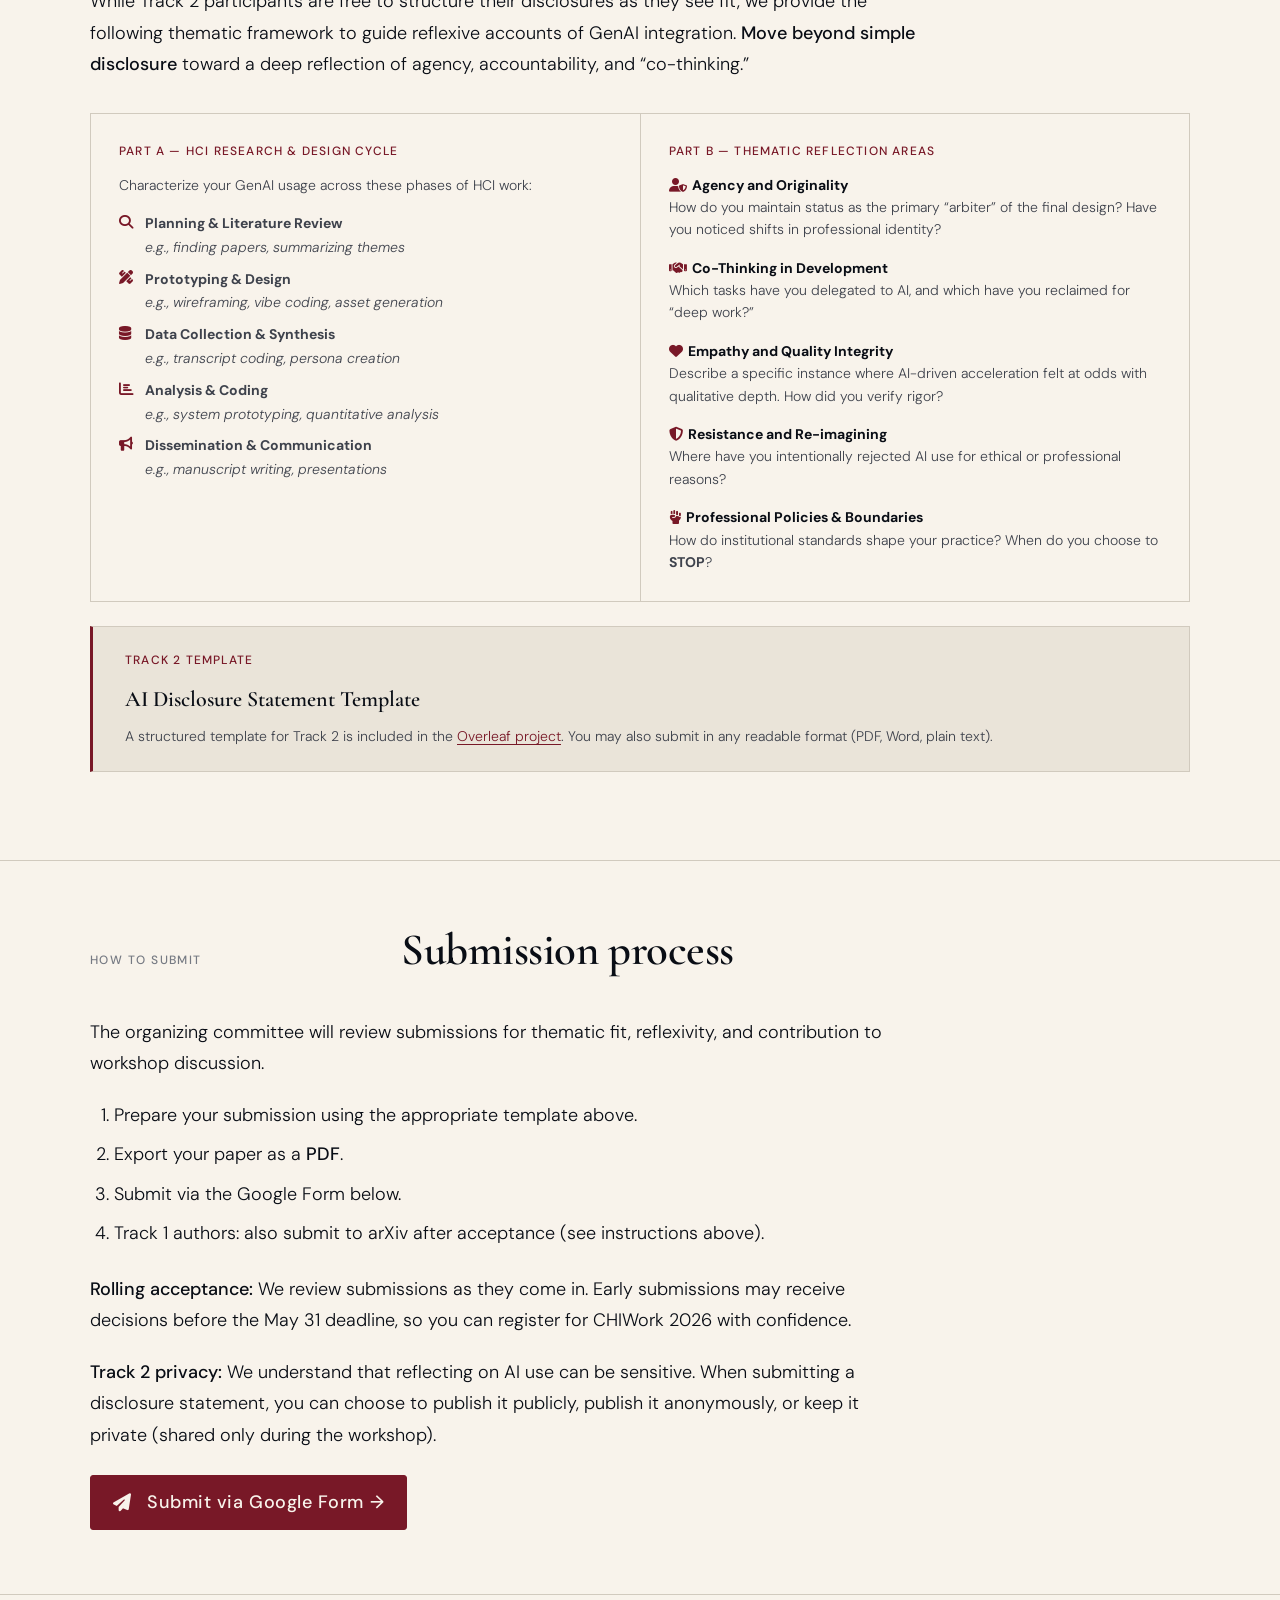
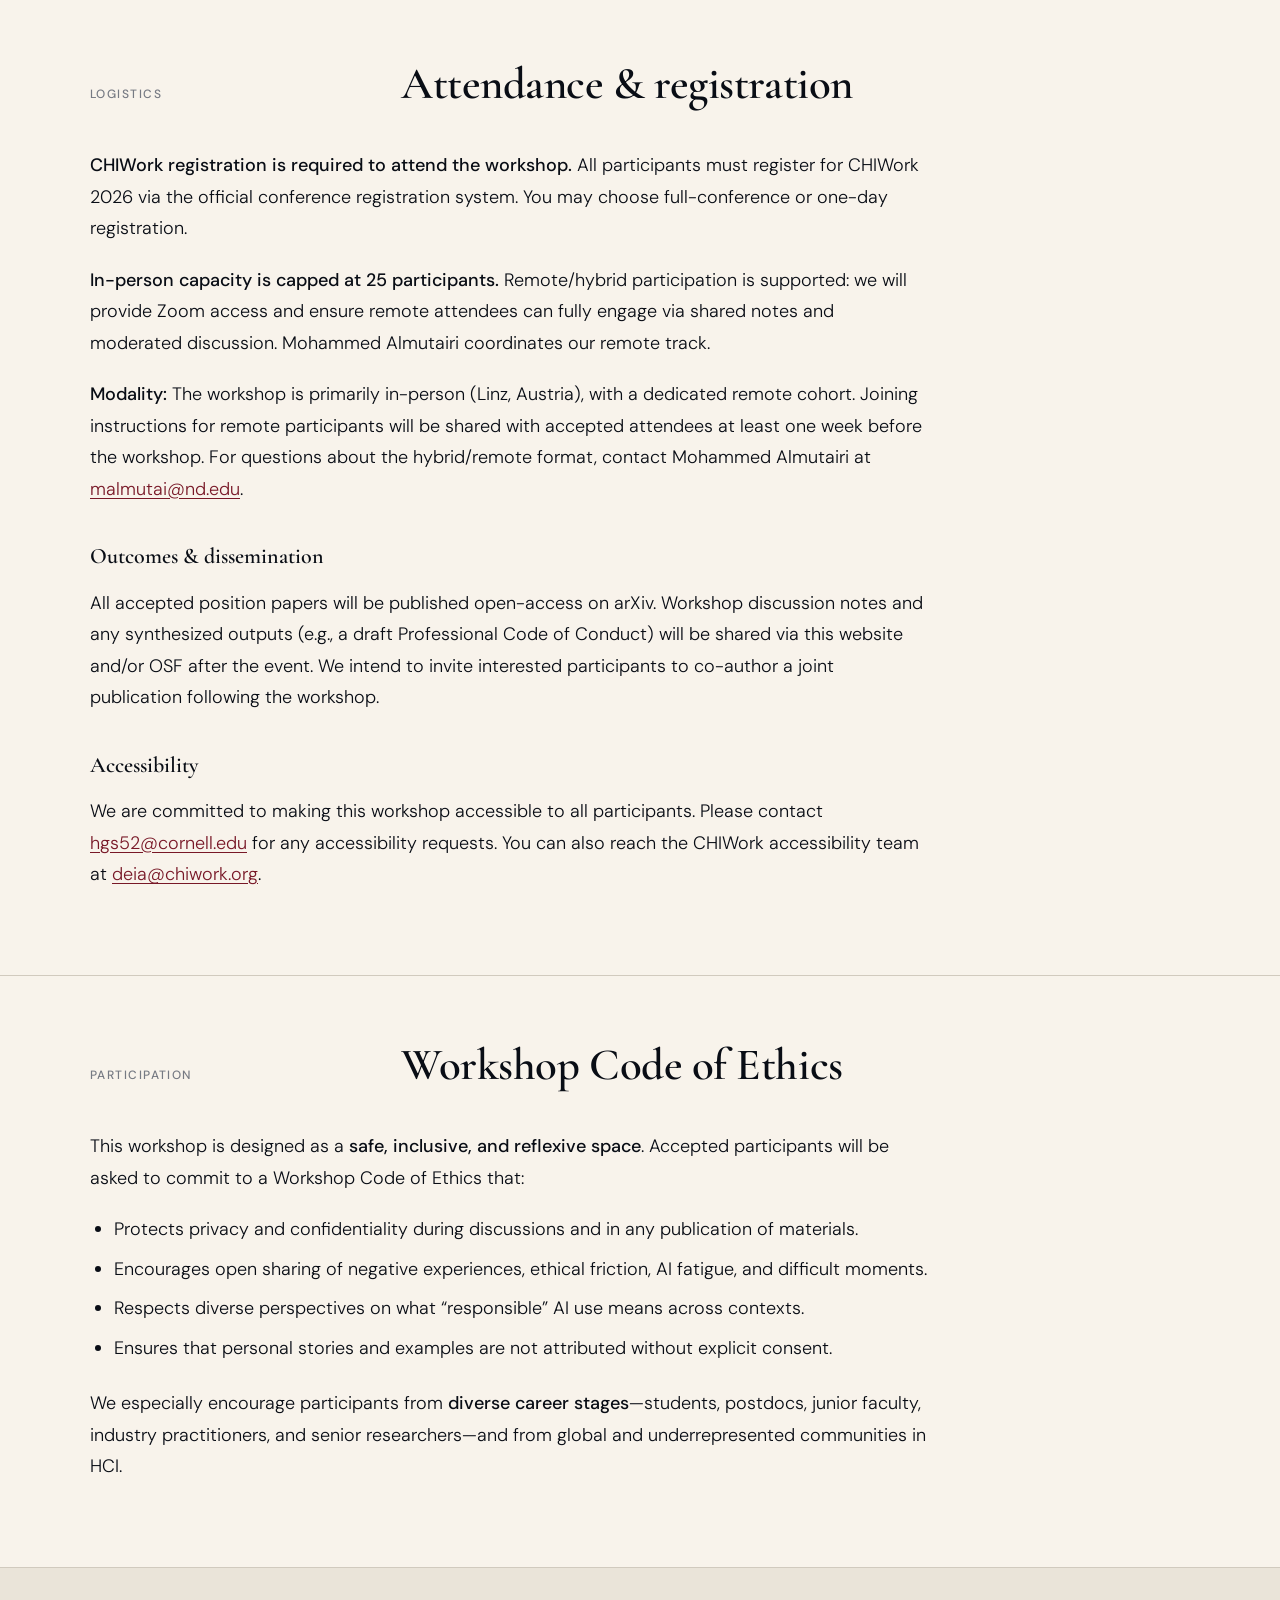
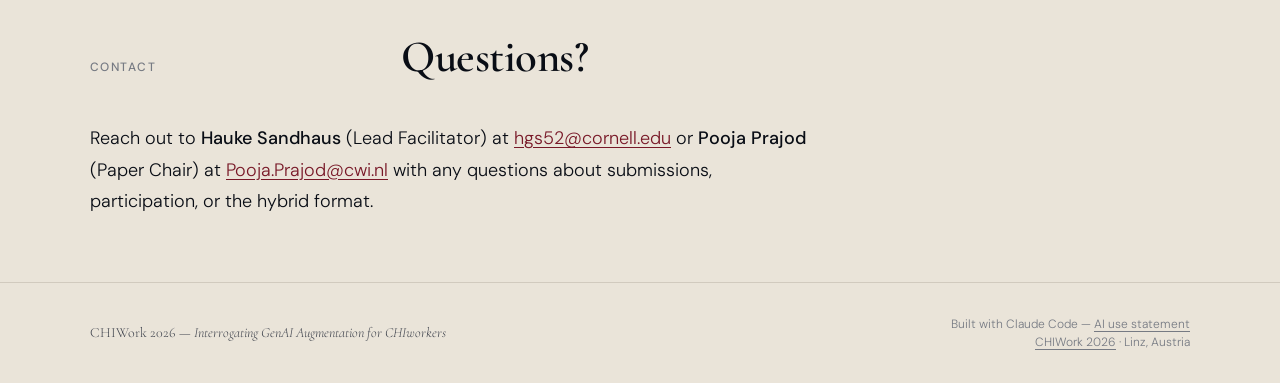
<file: cfp.html>
<!DOCTYPE html>
<html lang="en">
<head>
  <meta charset="UTF-8">
  <meta name="viewport" content="width=device-width, initial-scale=1.0">
  <title>Call for Participation — Interrogating GenAI Augmentation for CHIworkers</title>
  <meta name="description" content="Submit a position paper or AI disclosure statement for the CHIWork 2026 Workshop on GenAI augmentation and professional accountability.">
  <link rel="stylesheet" href="https://cdnjs.cloudflare.com/ajax/libs/font-awesome/6.5.1/css/all.min.css" integrity="sha512-DTOQO9RWCH3ppGqcWaEA1BIZOC6xxalwEsw9c2QQeAIftl+Vegovlnee1c9QX4TctnWMn13TZye+giMm8e2LwA==" crossorigin="anonymous" referrerpolicy="no-referrer" />
  <link rel="stylesheet" href="style.css">
</head>
<body>

<nav class="site-nav">
  <div class="nav-inner">
    <a href="index.html" class="nav-logo">CHIWork <span>'26</span> Workshop</a>
    <button class="nav-toggle" aria-label="Menu" onclick="this.nextElementSibling.classList.toggle('open')"><i class="fa-solid fa-bars"></i></button>
      <ul class="nav-links">
      <li><a href="index.html">Home</a></li>
      <li><a href="proposal.html">Proposal</a></li>
      <li><a href="organizers.html">Organizers</a></li>
      <li><a href="papers.html">Papers</a></li>
      <li><a href="cfp.html" class="active nav-cta">Call for Participation</a></li>
    </ul>
  </div>
</nav>

<div class="page-hero">
  <div class="page-hero-inner">
    <div class="page-hero-label">Call for Participation &middot; archived</div>
    <h1>Submissions are closed</h1>
    <p style="margin-top: 0.75rem; font-size: var(--size-md); color: var(--ink-mid); max-width: 65ch; font-family: var(--font-display); font-style: italic;">
      Nine position papers and one disclosure statement were accepted for the June 22 workshop. This page is kept as a record of the call.
    </p>
    <div style="margin-top: 1.5rem; display: flex; gap: 0.75rem; flex-wrap: wrap;">
      <a href="papers.html" class="btn btn-primary">See Accepted Papers &rarr;</a>
      <a href="index.html#program" class="btn btn-ghost">Workshop Program</a>
    </div>
  </div>
</div>

<div style="background: var(--burgundy-pale); border-top: 1px solid var(--burgundy); border-bottom: 1px solid var(--burgundy);">
  <div class="page-hero-inner" style="padding: 1rem var(--gap); display: flex; align-items: center; gap: 0.75rem; max-width: var(--max-w); margin: 0 auto;">
    <i class="fa-solid fa-circle-info" style="color: var(--burgundy);"></i>
    <p style="font-size: var(--size-sm); color: var(--burgundy); margin: 0;">
      The workshop is on <strong>June 22, 2026, 13:00&ndash;16:00 CEST</strong> in Linz. Open-door policy &mdash; CHIWork attendees welcome on the day. Join <a href="https://chiworkworkspace.slack.com/archives/C0BB9TT5FEJ" target="_blank" rel="noopener" style="color: var(--burgundy); text-decoration: underline;"><strong>#workshop7 on Slack</strong></a> for the live links.
    </p>
  </div>
</div>

<!-- Overview -->
<section class="section">
  <div class="section-inner">
    <div class="section-header">
      <span class="section-label">Overview</span>
      <h2 class="section-title">About the workshop</h2>
    </div>
    <div class="prose">
      <p>
        As Generative AI (GenAI) embeds into HCI workflows, balancing efficiency with accountability is critical. The &ldquo;vibe coding&rdquo; era and AI-assisted analysis have widened the &ldquo;accountability gap.&rdquo; This half-day hybrid workshop at <strong>CHIWork 2026 in Linz, Austria</strong> seeks to professionalize GenAI-augmented workers by defining ethical &ldquo;co-thinking,&rdquo; shifting beyond simple disclosure toward intellectual autonomy.
      </p>
      <p>
        We welcome both <strong>academic researchers</strong> with position papers and <strong>industry/HCI practitioners</strong> with AI disclosure statements. The workshop is designed as a safe, reflexive space where participants can openly share negative experiences, AI fatigue, and moments of ethical friction.
      </p>
    </div>
  </div>
</section>

<!-- Key Dates -->
<section class="section">
  <div class="section-inner">
    <div class="section-header">
      <span class="section-label">Dates</span>
      <h2 class="section-title">Key deadlines</h2>
    </div>
    <table class="dates-table">
      <thead>
        <tr><th>Date</th><th>Milestone</th></tr>
      </thead>
      <tbody>
        <tr class="date-highlight">
          <td><s style="color: var(--ink-light); font-weight: 400; margin-right: 0.4em;">May 15</s>May 31, 2026 <span style="display: inline-block; background: var(--burgundy); color: var(--cream); font-size: 0.65rem; font-weight: 600; padding: 0.15em 0.5em; border-radius: 3px; letter-spacing: 0.05em; text-transform: uppercase; margin-left: 0.3em; vertical-align: 1px;">Extended</span></td>
          <td>Submission deadline &mdash; Track 1 &amp; Track 2 (AoE) <em style="color: var(--ink-light); font-weight: 400;">[rolling acceptance &mdash; early submissions reviewed sooner]</em></td>
        </tr>
        <tr>
          <td><s style="color: var(--ink-light); font-weight: 400; margin-right: 0.4em;">May 25</s>June 10, 2026</td>
          <td>Final acceptance notifications</td>
        </tr>
        <tr>
          <td>June 22, 2026 (Monday)</td>
          <td>Workshop day &mdash; CHIWork 2026, Linz, Austria</td>
        </tr>
      </tbody>
    </table>
    <p style="margin-top: 1rem; font-size: var(--size-sm); color: var(--ink-light);">
      All deadlines are Anywhere on Earth (AoE).
    </p>
  </div>
</section>

<!-- Tracks -->
<section class="section" id="tracks">
  <div class="section-inner">
    <div class="section-header">
      <span class="section-label">Tracks</span>
      <h2 class="section-title">Two ways to participate</h2>
    </div>

    <div class="tracks" style="margin-bottom: 2.5rem;">
      <div class="track">
        <div class="track-num">Track 1 &mdash; Recommended</div>
        <div class="track-title">Position Papers</div>
        <p class="track-desc">
          For researchers who want to present their work at the workshop. Papers should explore accountability, tool critique, AI dependency, de-skilling, or responsible practice in HCI workflows. <strong>Accepted authors get a dedicated presentation slot.</strong>
        </p>
        <ul class="track-spec">
          <li>Up to <strong>4 pages</strong> including references</li>
          <li>ACM <code>sigconf</code> two-column format (template provided)</li>
          <li>Light peer review by the organizing committee &mdash; <strong>not blind</strong></li>
          <li>Published open-access on <strong>arXiv</strong></li>
          <li>arXiv submission required after acceptance (see instructions below)</li>
          <li>5-minute lightning talk + 3 slides at the workshop</li>
        </ul>
      </div>
      <div class="track">
        <div class="track-num">Track 2</div>
        <div class="track-title">AI Disclosure Statements</div>
        <p class="track-desc">
          For industry professionals, CHI practitioners, and researchers who want to reflect on and share their personal GenAI use. No prior research required&mdash;lived experience is the contribution. A short paragraph is enough; our framework is there if you want to go deeper.
        </p>
        <ul class="track-spec">
          <li>A paragraph up to 2 pages</li>
          <li>Free format &mdash; no template required</li>
          <li>Extended framework available as a guide (see below)</li>
          <li>Selected for depth and reflexivity</li>
          <li>Option to publish anonymously or keep private</li>
        </ul>
      </div>
    </div>

    <div class="template-box">
      <div class="template-box-label">Templates</div>
      <h4>Submission Templates</h4>
      <p>
        We provide pre-configured templates for both tracks in the ACM <code>sigconf</code> two-column format (the same format used for CHIWork full papers). Use the Overleaf template to get started immediately, or download the GitHub repo if you prefer to work locally.
      </p>
      <ul>
        <li><a href="https://www.overleaf.com/read/hynbqncqcysr#918a80" target="_blank" rel="noopener"><strong>Open on Overleaf</strong> (both tracks, ready to use) &rarr;</a></li>
        <li><a href="https://github.com/HaukeCornell/chiwork-interrogating-aiwork-workshop-template" target="_blank" rel="noopener">GitHub template repo &rarr;</a></li>
      </ul>
    </div>
  </div>
</section>

<!-- Camera-ready / arXiv instructions -->
<section class="section" id="arxiv">
  <div class="section-inner">
    <div class="section-header">
      <span class="section-label">Camera-ready</span>
      <h2 class="section-title">Camera-ready &amp; arXiv submission</h2>
    </div>
    <div class="prose" style="max-width: 70ch;">
      <p>
        All accepted <strong>Track 1</strong> position papers will be published on <a href="https://arxiv.org" target="_blank" rel="noopener">arXiv</a>&mdash;this is our open-access proceedings. The <a href="https://www.overleaf.com/read/hynbqncqcysr#918a80" target="_blank" rel="noopener">Overleaf template</a> and the <a href="https://github.com/HaukeCornell/chiwork-interrogating-aiwork-workshop-template" target="_blank" rel="noopener">GitHub template repo</a> already wire in the workshop venue and citation, so the camera-ready PDF identifies as a workshop paper.
      </p>
      <ol>
        <li>Finalize your <code>.tex</code> source and compile the camera-ready PDF.</li>
        <li>Upload the PDF to <a href="https://arxiv.org" target="_blank" rel="noopener">arXiv</a>.</li>
        <li><strong>Email <a href="mailto:hgs52@cornell.edu">hgs52@cornell.edu</a></strong> with your arXiv link so we list it on the <a href="papers.html">Papers page</a>.</li>
      </ol>

      <p style="padding: 0.75rem 1rem; background: var(--cream-dark); border-left: 3px solid var(--burgundy); font-size: var(--size-sm);">
        <strong>Started from an earlier template?</strong> Please refresh your <code>references.bib</code> entry and the <code>\workshopNote</code> / intro quote block from the <a href="https://github.com/HaukeCornell/chiwork-interrogating-aiwork-workshop-template" target="_blank" rel="noopener">latest template</a> &mdash; we added the official workshop DOI on May 27, 2026, and simplified the note to avoid a column-overflow.
      </p>

      <h3>Workshop citation (must appear in every Track 1 paper)</h3>
      <p>The Overleaf/GitHub templates already include this in <code>references.bib</code> as <code>\cite{sandhaus2026interrogating}</code>. If you start from your own template, copy the BibTeX entry below.</p>
    </div>

    <div class="template-box" style="margin-top: 1.5rem;">
      <div class="template-box-label">BibTeX</div>
      <h4>Workshop proposal entry</h4>
<pre><code>@inproceedings{sandhaus2026interrogating,
  author    = {Sandhaus, Hauke and Imteyaz, Kashif and Almutairi, Mohammed
               and Prajod, Pooja and Ramesh, Divya and Savage, Saiph
               and Yang, Qian and Muller, Michael},
  title     = {Interrogating {GenAI} Augmentation for {CHIworkers}:
               Strategies for Professional Autonomy and Accountability},
  year      = {2026},
  isbn      = {979-8-4007-2598-2/2026/06},
  publisher = {Association for Computing Machinery},
  address   = {New York, NY, USA},
  url       = {https://doi.org/10.1145/3805029.3818271},
  doi       = {10.1145/3805029.3818271},
  booktitle = {Adjunct Proceedings of the 5th Annual Symposium on
               Human-Computer Interaction for Work},
  series    = {CHIWORK '26},
  location  = {Linz, Austria},
  month     = jun,
}</code></pre>
    </div>

    <div class="template-box" style="margin-top: 1.5rem;">
      <div class="template-box-label">Plain-text citation</div>
      <p style="font-family: var(--font-display); font-style: italic; color: var(--ink); line-height: 1.6;">
        Hauke Sandhaus, Kashif Imteyaz, Mohammed Almutairi, Pooja Prajod, Divya Ramesh, Saiph Savage, Qian Yang, and Michael Muller. 2026. Interrogating GenAI Augmentation for CHIworkers: Strategies for Professional Autonomy and Accountability. In <em>Adjunct Proceedings of the 5th Annual Symposium on Human-Computer Interaction for Work (CHIWORK '26), June 22&ndash;25, 2026, Linz, Austria</em>. ACM, New York, NY, USA. <a href="https://doi.org/10.1145/3805029.3818271" target="_blank" rel="noopener">https://doi.org/10.1145/3805029.3818271</a>
      </p>
    </div>
  </div>
</section>

<!-- Track 2 public disclosure recommendation -->
<section class="section" id="public-disclosure">
  <div class="section-inner">
    <div class="section-header">
      <span class="section-label">Track 2 disclosure</span>
      <h2 class="section-title">Sharing your disclosure publicly</h2>
    </div>
    <div class="prose" style="max-width: 70ch;">
      <p>
        For accepted <strong>Track 2</strong> disclosure statements, we encourage authors to upload their final PDF to a public science repository as a supplementary <em>good-practice disclosure notice</em>, situated <strong>next to the work they are disclosing about</strong>. This treats the disclosure as a companion document visible to readers of that work, rather than a one-time submission.
      </p>
      <p>Recommended hosts:</p>
      <ul>
        <li><a href="https://osf.io" target="_blank" rel="noopener">OSF</a> &mdash; if your underlying work is registered there or has associated materials</li>
        <li><a href="https://figshare.com" target="_blank" rel="noopener">figshare</a> &mdash; for standalone disclosures linked to a published paper</li>
        <li><strong>GitHub</strong> &mdash; if your work is a tool, dataset, or codebase, attach the disclosure to its repo</li>
      </ul>
      <p>
        After uploading, email <a href="mailto:hgs52@cornell.edu">hgs52@cornell.edu</a> with the link. We will list it on the <a href="papers.html">Papers page</a>. <strong>Anonymous and keep-private options remain available</strong> if you'd prefer not to publish.
      </p>
    </div>
  </div>
</section>

<!-- AI Disclosure Framework -->
<section class="section" id="framework">
  <div class="section-inner">
    <div class="section-header">
      <span class="section-label">Track 2 Guide</span>
      <h2 class="section-title">AI Use Statement Framework</h2>
    </div>
    <div class="prose" style="max-width: 70ch;">
      <p>
        While Track 2 participants are free to structure their disclosures as they see fit, we provide the following thematic framework to guide reflexive accounts of GenAI integration. <strong>Move beyond simple disclosure</strong> toward a deep reflection of agency, accountability, and &ldquo;co-thinking.&rdquo;
      </p>
    </div>

    <div style="margin-top: 2rem; display: grid; grid-template-columns: 1fr 1fr; gap: 1px; background: var(--rule); border: 1px solid var(--rule);">
      <div style="background: var(--cream); padding: 1.75rem;">
        <div style="font-size: var(--size-xs); letter-spacing: 0.1em; text-transform: uppercase; color: var(--burgundy); font-weight: 500; margin-bottom: 0.75rem;">Part A &mdash; HCI Research &amp; Design Cycle</div>
        <p style="font-size: var(--size-sm); color: var(--ink-mid); margin-bottom: 1rem; line-height: 1.6;">Characterize your GenAI usage across these phases of HCI work:</p>
        <ul style="font-size: var(--size-sm); color: var(--ink-mid); list-style: none; line-height: 1.7;">
          <li style="display: flex; gap: 0.6rem; margin-bottom: 0.5rem;"><i class="fa-solid fa-magnifying-glass" style="color: var(--burgundy); width: 1.2em; margin-top: 0.2em;"></i><span><strong>Planning &amp; Literature Review</strong><br><em>e.g., finding papers, summarizing themes</em></span></li>
          <li style="display: flex; gap: 0.6rem; margin-bottom: 0.5rem;"><i class="fa-solid fa-pencil-ruler" style="color: var(--burgundy); width: 1.2em; margin-top: 0.2em;"></i><span><strong>Prototyping &amp; Design</strong><br><em>e.g., wireframing, vibe coding, asset generation</em></span></li>
          <li style="display: flex; gap: 0.6rem; margin-bottom: 0.5rem;"><i class="fa-solid fa-database" style="color: var(--burgundy); width: 1.2em; margin-top: 0.2em;"></i><span><strong>Data Collection &amp; Synthesis</strong><br><em>e.g., transcript coding, persona creation</em></span></li>
          <li style="display: flex; gap: 0.6rem; margin-bottom: 0.5rem;"><i class="fa-solid fa-chart-bar" style="color: var(--burgundy); width: 1.2em; margin-top: 0.2em;"></i><span><strong>Analysis &amp; Coding</strong><br><em>e.g., system prototyping, quantitative analysis</em></span></li>
          <li style="display: flex; gap: 0.6rem;"><i class="fa-solid fa-bullhorn" style="color: var(--burgundy); width: 1.2em; margin-top: 0.2em;"></i><span><strong>Dissemination &amp; Communication</strong><br><em>e.g., manuscript writing, presentations</em></span></li>
        </ul>
      </div>

      <div style="background: var(--cream); padding: 1.75rem;">
        <div style="font-size: var(--size-xs); letter-spacing: 0.1em; text-transform: uppercase; color: var(--burgundy); font-weight: 500; margin-bottom: 0.75rem;">Part B &mdash; Thematic Reflection Areas</div>
        <ul style="font-size: var(--size-sm); color: var(--ink-mid); list-style: none; line-height: 1.6;">
          <li style="margin-bottom: 1rem;">
            <i class="fa-solid fa-user-shield" style="color: var(--burgundy); margin-right: 0.4em;"></i><strong style="color: var(--ink);">Agency and Originality</strong><br>
            How do you maintain status as the primary &ldquo;arbiter&rdquo; of the final design? Have you noticed shifts in professional identity?
          </li>
          <li style="margin-bottom: 1rem;">
            <i class="fa-solid fa-handshake" style="color: var(--burgundy); margin-right: 0.4em;"></i><strong style="color: var(--ink);">Co-Thinking in Development</strong><br>
            Which tasks have you delegated to AI, and which have you reclaimed for &ldquo;deep work?&rdquo;
          </li>
          <li style="margin-bottom: 1rem;">
            <i class="fa-solid fa-heart" style="color: var(--burgundy); margin-right: 0.4em;"></i><strong style="color: var(--ink);">Empathy and Quality Integrity</strong><br>
            Describe a specific instance where AI-driven acceleration felt at odds with qualitative depth. How did you verify rigor?
          </li>
          <li style="margin-bottom: 1rem;">
            <i class="fa-solid fa-shield-halved" style="color: var(--burgundy); margin-right: 0.4em;"></i><strong style="color: var(--ink);">Resistance and Re-imagining</strong><br>
            Where have you intentionally rejected AI use for ethical or professional reasons?
          </li>
          <li>
            <i class="fa-solid fa-fist-raised" style="color: var(--burgundy); margin-right: 0.4em;"></i><strong style="color: var(--ink);">Professional Policies &amp; Boundaries</strong><br>
            How do institutional standards shape your practice? When do you choose to <strong>STOP</strong>?
          </li>
        </ul>
      </div>
    </div>

    <div class="template-box" style="margin-top: 1.5rem;">
      <div class="template-box-label">Track 2 Template</div>
      <h4>AI Disclosure Statement Template</h4>
      <p>
        A structured template for Track 2 is included in the <a href="https://www.overleaf.com/read/hynbqncqcysr#918a80" target="_blank" rel="noopener">Overleaf project</a>. You may also submit in any readable format (PDF, Word, plain text).
      </p>
    </div>
  </div>
</section>

<!-- Submission instructions -->
<section class="section" id="submit">
  <div class="section-inner">
    <div class="section-header">
      <span class="section-label">How to submit</span>
      <h2 class="section-title">Submission process</h2>
    </div>
    <div class="prose">
      <p>
        The organizing committee will review submissions for thematic fit, reflexivity, and contribution to workshop discussion.
      </p>
      <ol>
        <li>Prepare your submission using the appropriate template above.</li>
        <li>Export your paper as a <strong>PDF</strong>.</li>
        <li>Submit via the Google Form below.</li>
        <li>Track 1 authors: also submit to arXiv after acceptance (see instructions above).</li>
      </ol>
      <p style="margin-top: 1rem;">
        <strong>Rolling acceptance:</strong> We review submissions as they come in. Early submissions may receive decisions before the May 31 deadline, so you can register for CHIWork 2026 with confidence.
      </p>
      <p>
        <strong>Track 2 privacy:</strong> We understand that reflecting on AI use can be sensitive. When submitting a disclosure statement, you can choose to publish it publicly, publish it anonymously, or keep it private (shared only during the workshop).
      </p>
    </div>
    <div style="margin-top: 1.5rem;">
      <a href="https://forms.gle/Sr4xWuVopQTK1wQg7" target="_blank" rel="noopener" class="btn btn-primary" style="font-size: var(--size-md);">
        <i class="fa-solid fa-paper-plane" style="margin-right: 0.4em;"></i> Submit via Google Form &rarr;
      </a>
    </div>
  </div>
</section>

<!-- Logistics -->
<section class="section" id="logistics">
  <div class="section-inner">
    <div class="section-header">
      <span class="section-label">Logistics</span>
      <h2 class="section-title">Attendance &amp; registration</h2>
    </div>
    <div class="prose" style="max-width: 70ch;">
      <p>
        <strong>CHIWork registration is required to attend the workshop.</strong> All participants must register for CHIWork 2026 via the official conference registration system. You may choose full-conference or one-day registration.
      </p>
      <p>
        <strong>In-person capacity is capped at 25 participants.</strong> Remote/hybrid participation is supported: we will provide Zoom access and ensure remote attendees can fully engage via shared notes and moderated discussion. Mohammed Almutairi coordinates our remote track.
      </p>
      <p>
        <strong>Modality:</strong> The workshop is primarily in-person (Linz, Austria), with a dedicated remote cohort. Joining instructions for remote participants will be shared with accepted attendees at least one week before the workshop. For questions about the hybrid/remote format, contact Mohammed Almutairi at <a href="mailto:malmutai@nd.edu">malmutai@nd.edu</a>.
      </p>
      <h3>Outcomes &amp; dissemination</h3>
      <p>
        All accepted position papers will be published open-access on arXiv. Workshop discussion notes and any synthesized outputs (e.g., a draft Professional Code of Conduct) will be shared via this website and/or OSF after the event. We intend to invite interested participants to co-author a joint publication following the workshop.
      </p>
      <h3>Accessibility</h3>
      <p>
        We are committed to making this workshop accessible to all participants. Please contact <a href="mailto:hgs52@cornell.edu">hgs52@cornell.edu</a> for any accessibility requests. You can also reach the CHIWork accessibility team at <a href="mailto:deia@chiwork.org">deia@chiwork.org</a>.
      </p>
    </div>
  </div>
</section>

<!-- Code of ethics -->
<section class="section">
  <div class="section-inner">
    <div class="section-header">
      <span class="section-label">Participation</span>
      <h2 class="section-title">Workshop Code of Ethics</h2>
    </div>
    <div class="prose" style="max-width: 70ch;">
      <p>
        This workshop is designed as a <strong>safe, inclusive, and reflexive space</strong>. Accepted participants will be asked to commit to a Workshop Code of Ethics that:
      </p>
      <ul>
        <li>Protects privacy and confidentiality during discussions and in any publication of materials.</li>
        <li>Encourages open sharing of negative experiences, ethical friction, AI fatigue, and difficult moments.</li>
        <li>Respects diverse perspectives on what &ldquo;responsible&rdquo; AI use means across contexts.</li>
        <li>Ensures that personal stories and examples are not attributed without explicit consent.</li>
      </ul>
      <p>
        We especially encourage participants from <strong>diverse career stages</strong>&mdash;students, postdocs, junior faculty, industry practitioners, and senior researchers&mdash;and from global and underrepresented communities in HCI.
      </p>
    </div>
  </div>
</section>

<!-- Contact -->
<section class="section" style="background: var(--cream-dark);">
  <div class="section-inner">
    <div class="section-header">
      <span class="section-label">Contact</span>
      <h2 class="section-title">Questions?</h2>
    </div>
    <p class="prose" style="max-width: 60ch;">
      Reach out to <strong>Hauke Sandhaus</strong> (Lead Facilitator) at <a href="mailto:hgs52@cornell.edu">hgs52@cornell.edu</a> or <strong>Pooja Prajod</strong> (Paper Chair) at <a href="mailto:Pooja.Prajod@cwi.nl">Pooja.Prajod@cwi.nl</a> with any questions about submissions, participation, or the hybrid format.
    </p>
  </div>
</section>

<footer class="site-footer">
  <div class="footer-inner">
    <div class="footer-left">
      CHIWork 2026 &mdash; <em>Interrogating GenAI Augmentation for CHIworkers</em>
    </div>
    <div class="footer-right">
      Built with Claude Code &mdash; <a href="ai-use.html">AI use statement</a><br>
      <a href="https://chiwork.org/26/" target="_blank" rel="noopener">CHIWork 2026</a> &middot; Linz, Austria
    </div>
  </div>
</footer>

</body>
</html>
</file>
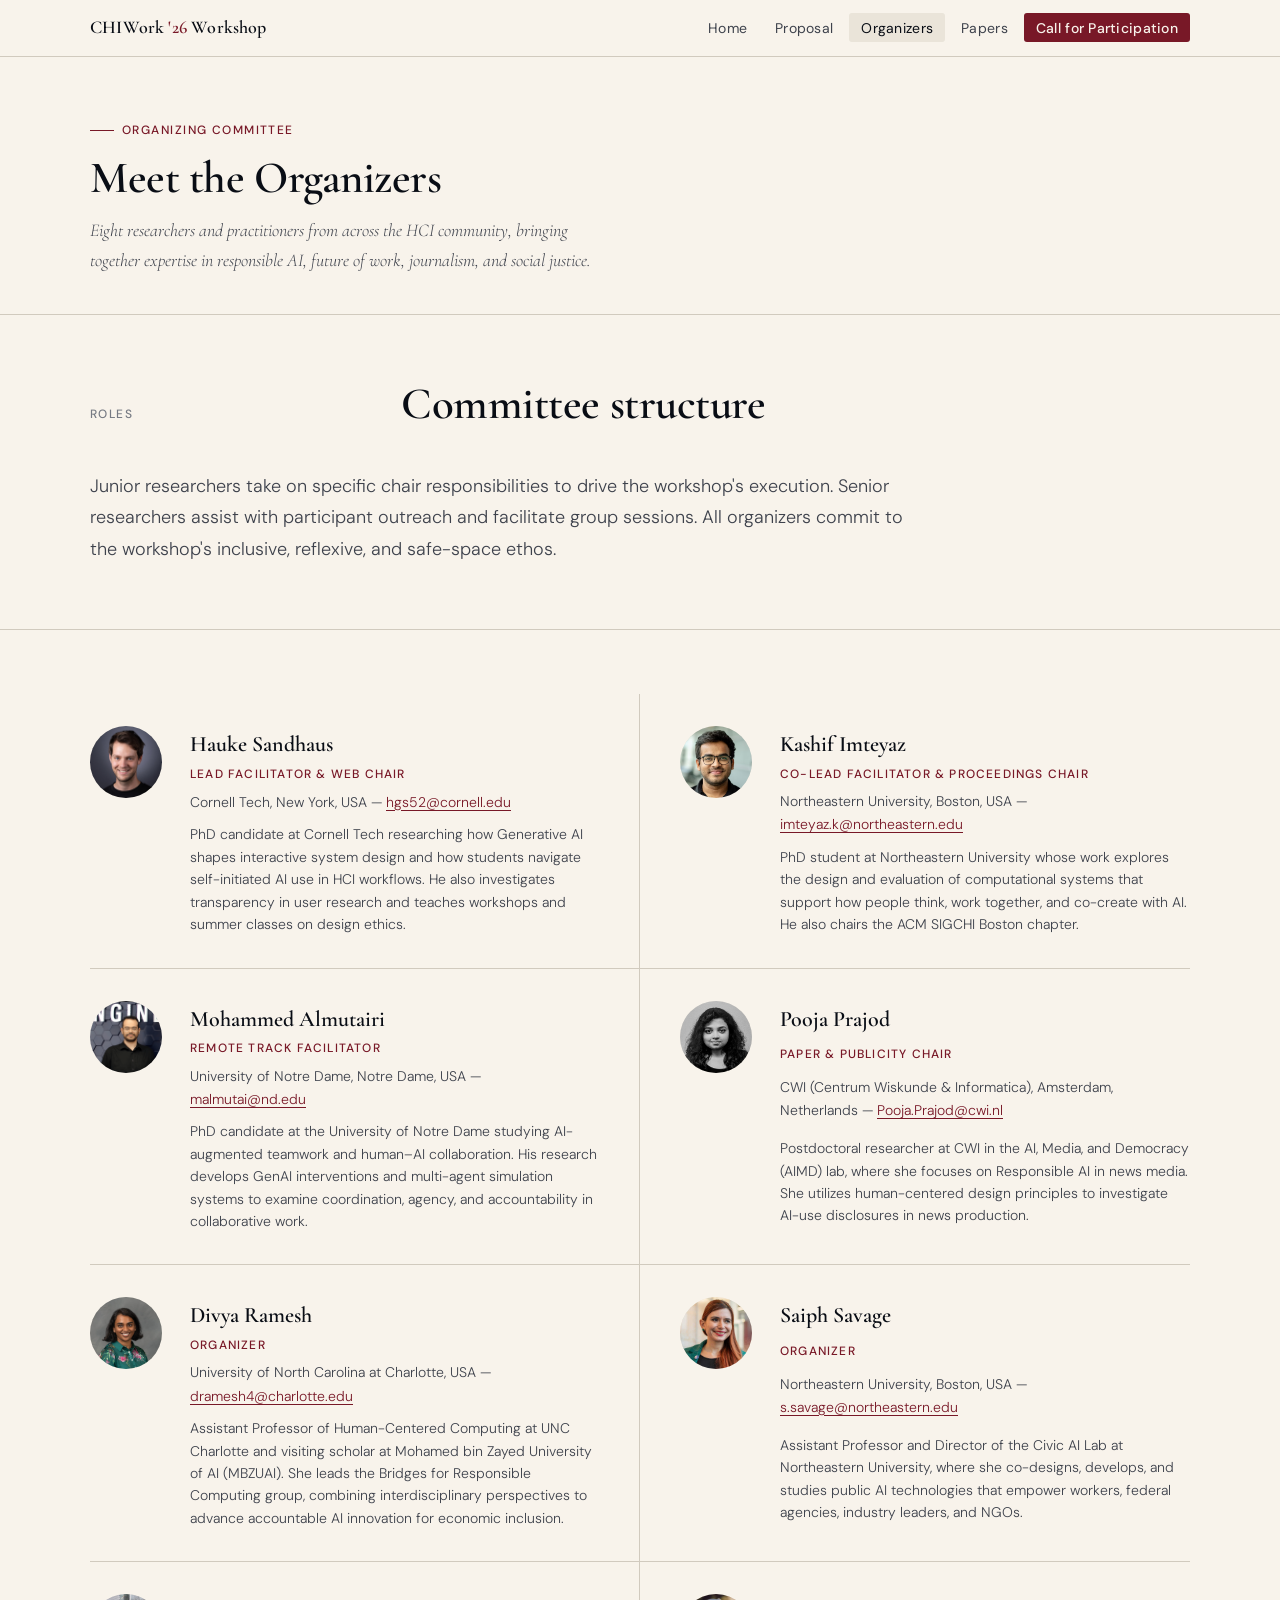
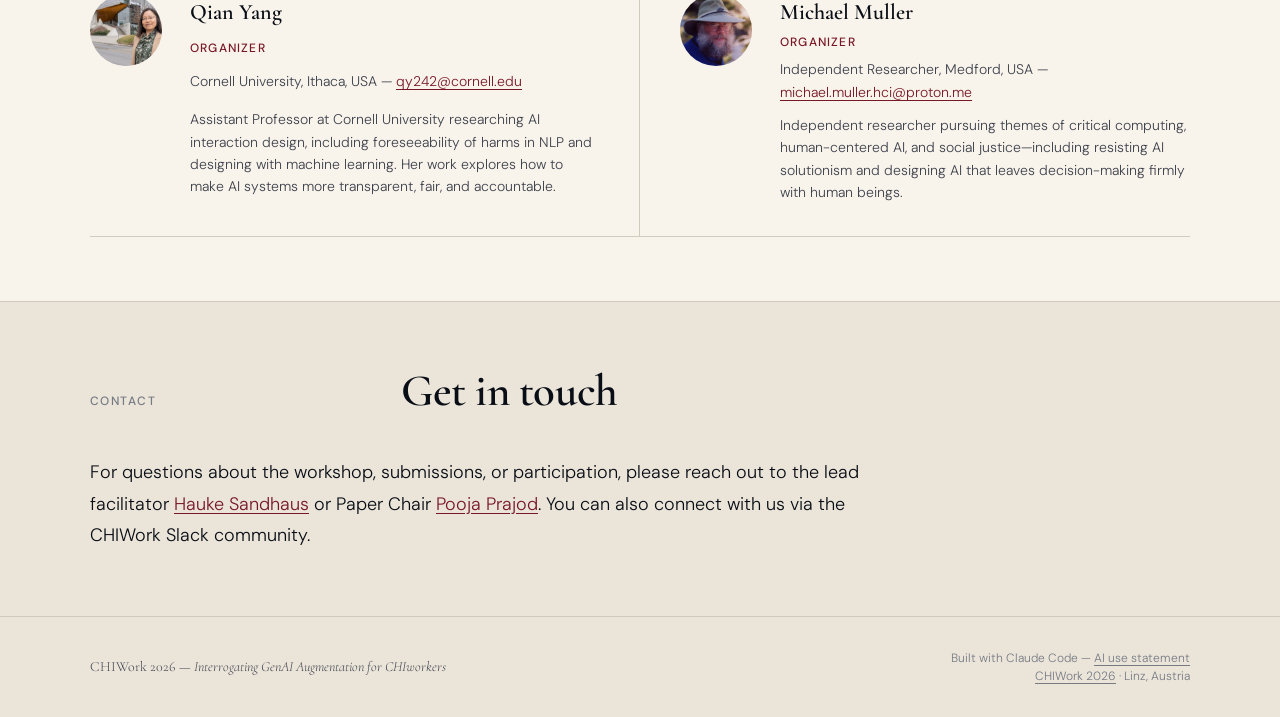
<file: organizers.html>
<!DOCTYPE html>
<html lang="en">
<head>
  <meta charset="UTF-8">
  <meta name="viewport" content="width=device-width, initial-scale=1.0">
  <title>Organizers — Interrogating GenAI Augmentation for CHIworkers</title>
  <meta name="description" content="Meet the organizing committee for the CHIWork 2026 Workshop on GenAI augmentation and accountability.">
  <link rel="stylesheet" href="https://cdnjs.cloudflare.com/ajax/libs/font-awesome/6.5.1/css/all.min.css" integrity="sha512-DTOQO9RWCH3ppGqcWaEA1BIZOC6xxalwEsw9c2QQeAIftl+Vegovlnee1c9QX4TctnWMn13TZye+giMm8e2LwA==" crossorigin="anonymous" referrerpolicy="no-referrer" />
  <link rel="stylesheet" href="style.css">
</head>
<body>

<nav class="site-nav">
  <div class="nav-inner">
    <a href="index.html" class="nav-logo">CHIWork <span>'26</span> Workshop</a>
    <button class="nav-toggle" aria-label="Menu" onclick="this.nextElementSibling.classList.toggle('open')"><i class="fa-solid fa-bars"></i></button>
      <ul class="nav-links">
      <li><a href="index.html">Home</a></li>
      <li><a href="proposal.html">Proposal</a></li>
      <li><a href="organizers.html" class="active">Organizers</a></li>
      <li><a href="papers.html">Papers</a></li>
      <li><a href="cfp.html" class="nav-cta">Call for Participation</a></li>
    </ul>
  </div>
</nav>

<div class="page-hero">
  <div class="page-hero-inner">
    <div class="page-hero-label">Organizing Committee</div>
    <h1>Meet the Organizers</h1>
    <p style="margin-top: 0.75rem; font-size: var(--size-md); color: var(--ink-mid); max-width: 65ch; font-family: var(--font-display); font-style: italic;">
      Eight researchers and practitioners from across the HCI community, bringing together expertise in responsible AI, future of work, journalism, and social justice.
    </p>
  </div>
</div>

<section class="section">
  <div class="section-inner">
    <div class="section-header">
      <span class="section-label">Roles</span>
      <h2 class="section-title">Committee structure</h2>
    </div>
    <p class="prose" style="color: var(--ink-mid); max-width: 70ch;">
      Junior researchers take on specific chair responsibilities to drive the workshop's execution. Senior researchers assist with participant outreach and facilitate group sessions. All organizers commit to the workshop's inclusive, reflexive, and safe-space ethos.
    </p>
  </div>
</section>

<section class="section">
  <div class="section-inner">
    <div class="organizers-grid">

      <div class="organizer">
        <img class="organizer-photo" src="assets/HaukePortrait-2.jpeg" alt="Hauke Sandhaus">
        <div class="organizer-name">Hauke Sandhaus</div>
        <div class="organizer-role">Lead Facilitator &amp; Web Chair</div>
        <div class="organizer-affil">Cornell Tech, New York, USA &mdash; <a href="mailto:hgs52@cornell.edu">hgs52@cornell.edu</a></div>
        <p class="organizer-bio">
          PhD candidate at Cornell Tech researching how Generative AI shapes interactive system design and how students navigate self-initiated AI use in HCI workflows. He also investigates transparency in user research and teaches workshops and summer classes on design ethics.
        </p>
      </div>

      <div class="organizer">
        <img class="organizer-photo" src="assets/Headshot_KashifImteyaz__JPEG.jpeg.avif" alt="Kashif Imteyaz">
        <div class="organizer-name">Kashif Imteyaz</div>
        <div class="organizer-role">Co-lead Facilitator &amp; Proceedings Chair</div>
        <div class="organizer-affil">Northeastern University, Boston, USA &mdash; <a href="mailto:imteyaz.k@northeastern.edu">imteyaz.k@northeastern.edu</a></div>
        <p class="organizer-bio">
          PhD student at Northeastern University whose work explores the design and evaluation of computational systems that support how people think, work together, and co-create with AI. He also chairs the ACM SIGCHI Boston chapter.
        </p>
      </div>

      <div class="organizer">
        <img class="organizer-photo" src="assets/Almutairi.png" alt="Mohammed Almutairi" style="object-position: center center;">
        <div class="organizer-name">Mohammed Almutairi</div>
        <div class="organizer-role">Remote Track Facilitator</div>
        <div class="organizer-affil">University of Notre Dame, Notre Dame, USA &mdash; <a href="mailto:malmutai@nd.edu">malmutai@nd.edu</a></div>
        <p class="organizer-bio">
          PhD candidate at the University of Notre Dame studying AI-augmented teamwork and human&ndash;AI collaboration. His research develops GenAI interventions and multi-agent simulation systems to examine coordination, agency, and accountability in collaborative work.
        </p>
      </div>

      <div class="organizer">
        <img class="organizer-photo" src="assets/Pooja-Prajod.jpg" alt="Pooja Prajod">
        <div class="organizer-name">Pooja Prajod</div>
        <div class="organizer-role">Paper &amp; Publicity Chair</div>
        <div class="organizer-affil">CWI (Centrum Wiskunde &amp; Informatica), Amsterdam, Netherlands &mdash; <a href="mailto:Pooja.Prajod@cwi.nl">Pooja.Prajod@cwi.nl</a></div>
        <p class="organizer-bio">
          Postdoctoral researcher at CWI in the AI, Media, and Democracy (AIMD) lab, where she focuses on Responsible AI in news media. She utilizes human-centered design principles to investigate AI-use disclosures in news production.
        </p>
      </div>

      <div class="organizer">
        <img class="organizer-photo" src="assets/Copy-of-ramesh_divya_4107c-1463x2048.jpg" alt="Divya Ramesh">
        <div class="organizer-name">Divya Ramesh</div>
        <div class="organizer-role">Organizer</div>
        <div class="organizer-affil">University of North Carolina at Charlotte, USA &mdash; <a href="mailto:dramesh4@charlotte.edu">dramesh4@charlotte.edu</a></div>
        <p class="organizer-bio">
          Assistant Professor of Human-Centered Computing at UNC Charlotte and visiting scholar at Mohamed bin Zayed University of AI (MBZUAI). She leads the Bridges for Responsible Computing group, combining interdisciplinary perspectives to advance accountable AI innovation for economic inclusion.
        </p>
      </div>

      <div class="organizer">
        <img class="organizer-photo" src="assets/Savage-Saiph-4195_SELECTED.jpg" alt="Saiph Savage">
        <div class="organizer-name">Saiph Savage</div>
        <div class="organizer-role">Organizer</div>
        <div class="organizer-affil">Northeastern University, Boston, USA &mdash; <a href="mailto:s.savage@northeastern.edu">s.savage@northeastern.edu</a></div>
        <p class="organizer-bio">
          Assistant Professor and Director of the Civic AI Lab at Northeastern University, where she co-designs, develops, and studies public AI technologies that empower workers, federal agencies, industry leaders, and NGOs.
        </p>
      </div>

      <div class="organizer">
        <img class="organizer-photo" src="assets/yang-1024x819.jpg" alt="Qian Yang" style="object-position: left center;">
        <div class="organizer-name">Qian Yang</div>
        <div class="organizer-role">Organizer</div>
        <div class="organizer-affil">Cornell University, Ithaca, USA &mdash; <a href="mailto:qy242@cornell.edu">qy242@cornell.edu</a></div>
        <p class="organizer-bio">
          Assistant Professor at Cornell University researching AI interaction design, including foreseeability of harms in NLP and designing with machine learning. Her work explores how to make AI systems more transparent, fair, and accountable.
        </p>
      </div>

      <div class="organizer">
        <img class="organizer-photo" src="assets/muller.jpg" alt="Michael Muller">
        <div class="organizer-name">Michael Muller</div>
        <div class="organizer-role">Organizer</div>
        <div class="organizer-affil">Independent Researcher, Medford, USA &mdash; <a href="mailto:michael.muller.hci@proton.me">michael.muller.hci@proton.me</a></div>
        <p class="organizer-bio">
          Independent researcher pursuing themes of critical computing, human-centered AI, and social justice&mdash;including resisting AI solutionism and designing AI that leaves decision-making firmly with human beings.
        </p>
      </div>

    </div>
  </div>
</section>

<section class="section" style="background: var(--cream-dark);">
  <div class="section-inner">
    <div class="section-header">
      <span class="section-label">Contact</span>
      <h2 class="section-title">Get in touch</h2>
    </div>
    <p class="prose" style="max-width: 65ch;">
      For questions about the workshop, submissions, or participation, please reach out to the lead facilitator <a href="mailto:hgs52@cornell.edu">Hauke Sandhaus</a> or Paper Chair <a href="mailto:Pooja.Prajod@cwi.nl">Pooja Prajod</a>. You can also connect with us via the CHIWork Slack community.
    </p>
  </div>
</section>

<footer class="site-footer">
  <div class="footer-inner">
    <div class="footer-left">
      CHIWork 2026 &mdash; <em>Interrogating GenAI Augmentation for CHIworkers</em>
    </div>
    <div class="footer-right">
      Built with Claude Code &mdash; <a href="ai-use.html">AI use statement</a><br>
      <a href="https://chiwork.org/26/" target="_blank" rel="noopener">CHIWork 2026</a> &middot; Linz, Austria
    </div>
  </div>
</footer>

</body>
</html>
</file>
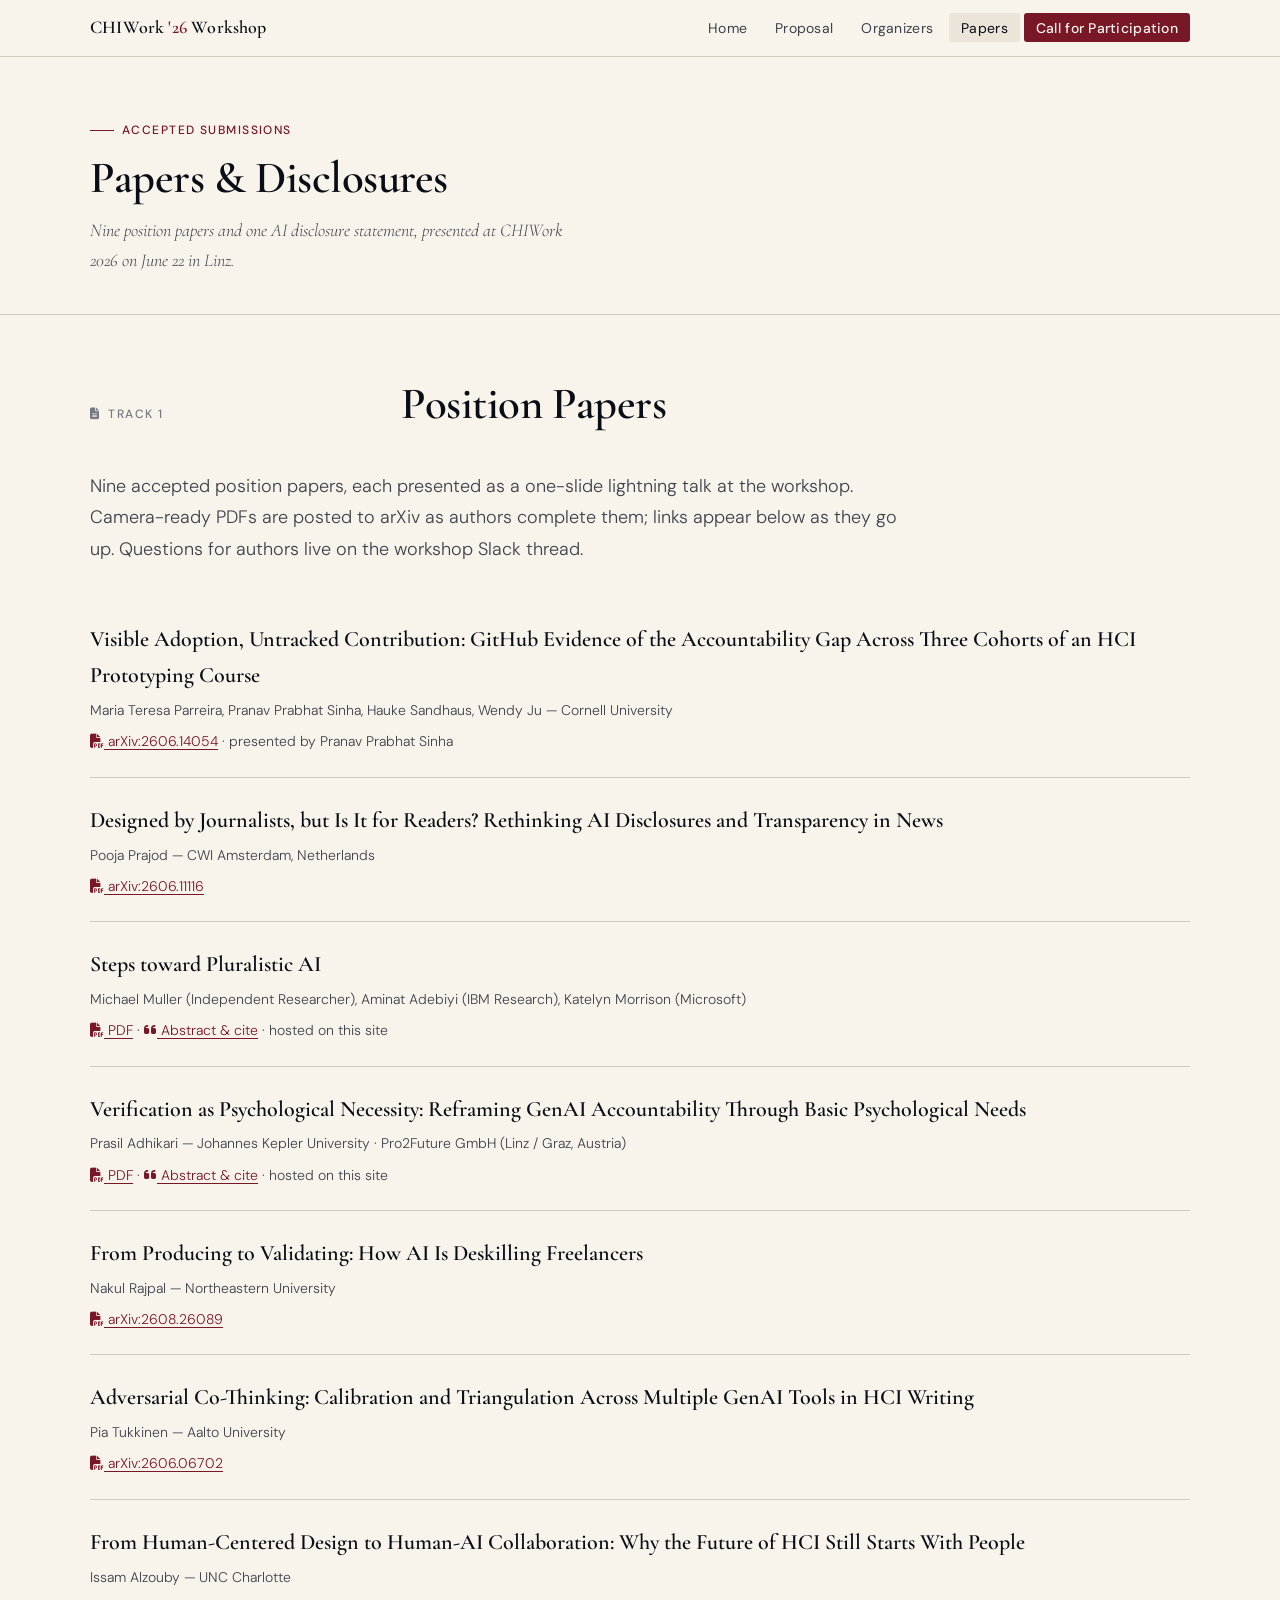
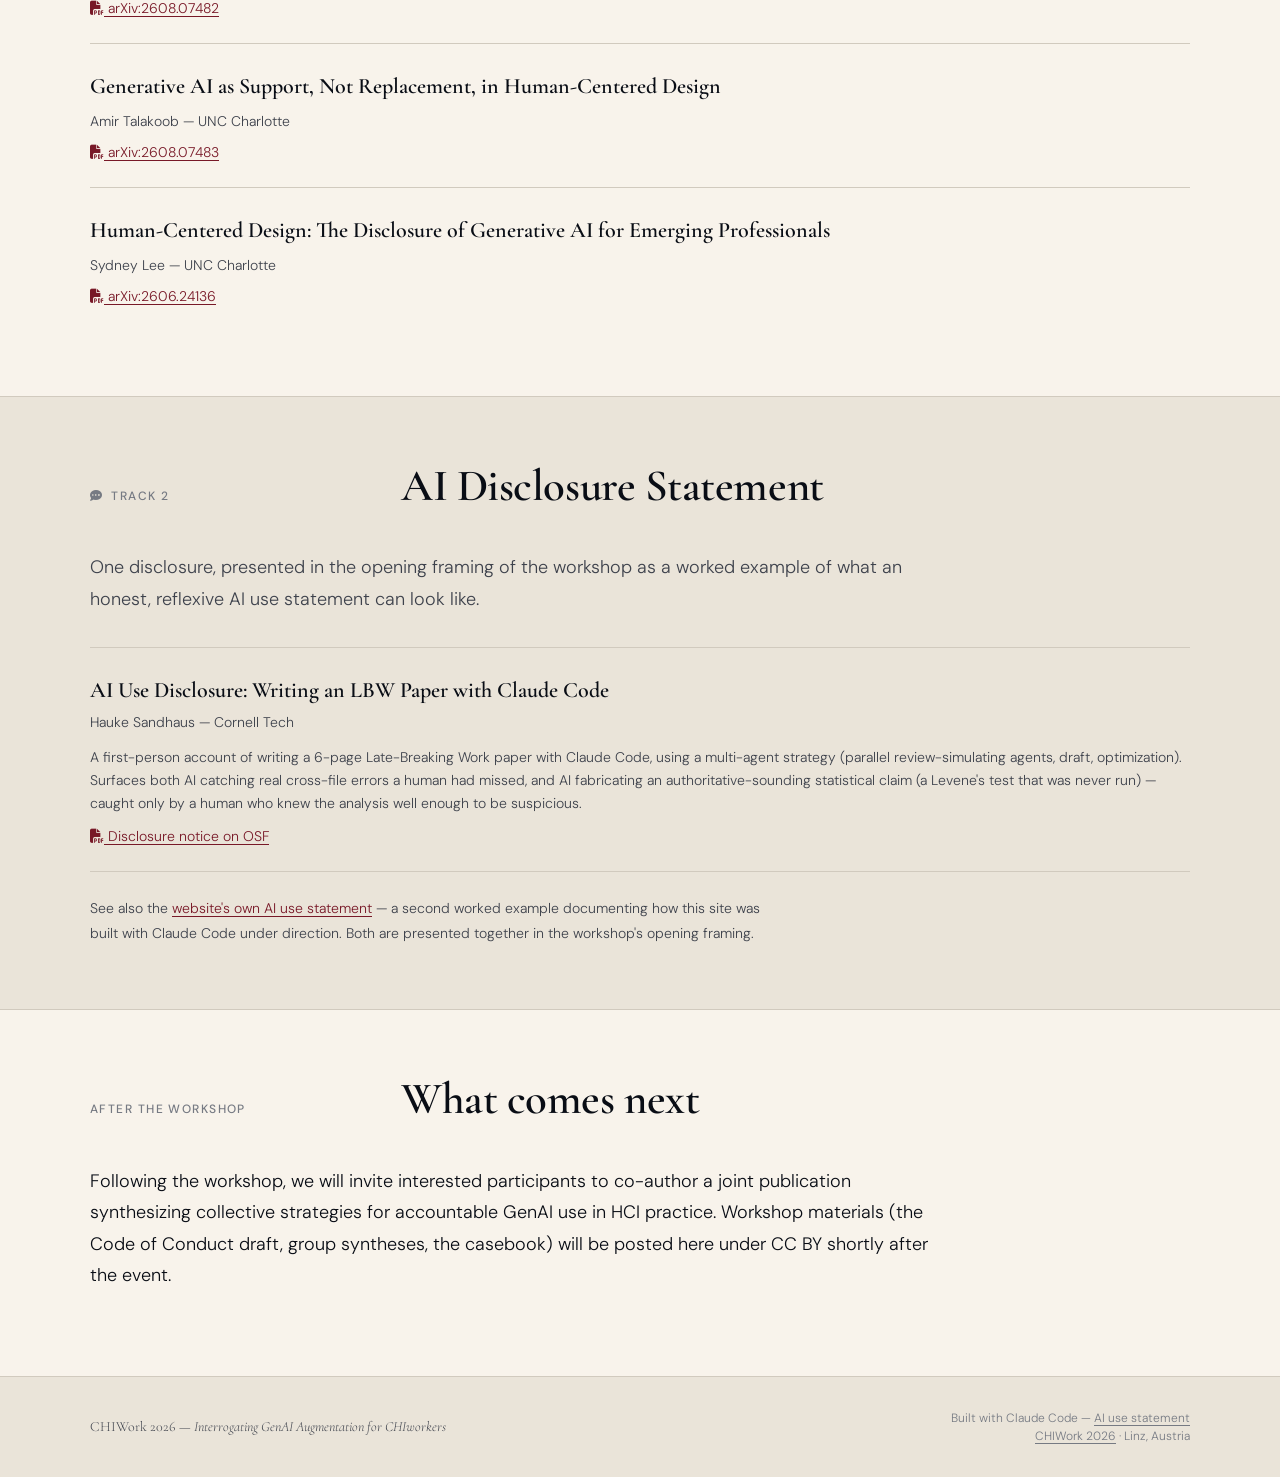
<file: papers.html>
<!DOCTYPE html>
<html lang="en">
<head>
  <meta charset="UTF-8">
  <meta name="viewport" content="width=device-width, initial-scale=1.0">
  <title>Accepted Papers — Interrogating GenAI Augmentation for CHIworkers</title>
  <meta name="description" content="Accepted position papers and AI disclosure statements for the CHIWork 2026 Workshop on GenAI augmentation and accountability.">
  <link rel="stylesheet" href="https://cdnjs.cloudflare.com/ajax/libs/font-awesome/6.5.1/css/all.min.css" integrity="sha512-DTOQO9RWCH3ppGqcWaEA1BIZOC6xxalwEsw9c2QQeAIftl+Vegovlnee1c9QX4TctnWMn13TZye+giMm8e2LwA==" crossorigin="anonymous" referrerpolicy="no-referrer" />
  <link rel="stylesheet" href="style.css">
</head>
<body>

<nav class="site-nav">
  <div class="nav-inner">
    <a href="index.html" class="nav-logo">CHIWork <span>'26</span> Workshop</a>
    <button class="nav-toggle" aria-label="Menu" onclick="this.nextElementSibling.classList.toggle('open')"><i class="fa-solid fa-bars"></i></button>
      <ul class="nav-links">
      <li><a href="index.html">Home</a></li>
      <li><a href="proposal.html">Proposal</a></li>
      <li><a href="organizers.html">Organizers</a></li>
      <li><a href="papers.html" class="active">Papers</a></li>
      <li><a href="cfp.html" class="nav-cta">Call for Participation</a></li>
    </ul>
  </div>
</nav>

<div class="page-hero">
  <div class="page-hero-inner">
    <div class="page-hero-label">Accepted Submissions</div>
    <h1>Papers &amp; Disclosures</h1>
    <p style="margin-top: 0.75rem; font-size: var(--size-md); color: var(--ink-mid); max-width: 60ch; font-family: var(--font-display); font-style: italic;">
      Nine position papers and one AI disclosure statement, presented at CHIWork 2026 on June 22 in Linz.
    </p>
  </div>
</div>

<!-- Position Papers -->
<section class="section">
  <div class="section-inner">
    <div class="section-header">
      <span class="section-label"><i class="fa-solid fa-file-lines" style="margin-right: 0.3em;"></i> Track 1</span>
      <h2 class="section-title">Position Papers</h2>
    </div>
    <p class="prose" style="color: var(--ink-mid); margin-bottom: 2rem;">
      Nine accepted position papers, each presented as a one-slide lightning talk at the workshop. Camera-ready PDFs are posted to arXiv as authors complete them; links appear below as they go up. Questions for authors live on the workshop Slack thread.
    </p>

    <ul class="papers-list">

      <li class="paper-item">
        <div class="paper-title">Visible Adoption, Untracked Contribution: GitHub Evidence of the Accountability Gap Across Three Cohorts of an HCI Prototyping Course</div>
        <div class="paper-authors">Maria Teresa Parreira, Pranav Prabhat Sinha, Hauke Sandhaus, Wendy Ju &mdash; Cornell University</div>
        <p style="font-size: var(--size-sm); color: var(--ink-mid); margin-top: 0.5rem; line-height: 1.6;">
          <a href="https://arxiv.org/abs/2606.14054" target="_blank" rel="noopener"><i class="fa-solid fa-file-pdf"></i> arXiv:2606.14054</a>
          &middot; presented by Pranav Prabhat Sinha
        </p>
      </li>

      <li class="paper-item">
        <div class="paper-title">Designed by Journalists, but Is It for Readers? Rethinking AI Disclosures and Transparency in News</div>
        <div class="paper-authors">Pooja Prajod &mdash; CWI Amsterdam, Netherlands</div>
        <p style="font-size: var(--size-sm); color: var(--ink-mid); margin-top: 0.5rem; line-height: 1.6;">
          <a href="https://arxiv.org/abs/2606.11116" target="_blank" rel="noopener"><i class="fa-solid fa-file-pdf"></i> arXiv:2606.11116</a>
        </p>
      </li>

      <li class="paper-item">
        <div class="paper-title">Steps toward Pluralistic AI</div>
        <div class="paper-authors">Michael Muller (Independent Researcher), Aminat Adebiyi (IBM Research), Katelyn Morrison (Microsoft)</div>
        <p style="font-size: var(--size-sm); color: var(--ink-mid); margin-top: 0.5rem; line-height: 1.6;">
          <a href="papers/muller-steps-toward-pluralistic-ai.pdf"><i class="fa-solid fa-file-pdf"></i> PDF</a>
          &middot; <a href="papers/muller-steps-toward-pluralistic-ai.html"><i class="fa-solid fa-quote-left"></i> Abstract &amp; cite</a>
          &middot; hosted on this site
        </p>
      </li>

      <li class="paper-item">
        <div class="paper-title">Verification as Psychological Necessity: Reframing GenAI Accountability Through Basic Psychological Needs</div>
        <div class="paper-authors">Prasil Adhikari &mdash; Johannes Kepler University &middot; Pro2Future GmbH (Linz / Graz, Austria)</div>
        <p style="font-size: var(--size-sm); color: var(--ink-mid); margin-top: 0.5rem; line-height: 1.6;">
          <a href="papers/adhikari-verification-as-psychological-necessity.pdf"><i class="fa-solid fa-file-pdf"></i> PDF</a>
          &middot; <a href="papers/adhikari-verification-as-psychological-necessity.html"><i class="fa-solid fa-quote-left"></i> Abstract &amp; cite</a>
          &middot; hosted on this site
        </p>
      </li>

      <li class="paper-item">
        <div class="paper-title">From Producing to Validating: How AI Is Deskilling Freelancers</div>
        <div class="paper-authors">Nakul Rajpal &mdash; Northeastern University</div>
        <p style="font-size: var(--size-sm); color: var(--ink-mid); margin-top: 0.5rem; line-height: 1.6;">
        <a href="https://arxiv.org/abs/2608.26089" target="_blank" rel="noopener"><i class="fa-solid fa-file-pdf"></i> arXiv:2608.26089</a>
        </p>
      </li>

      <li class="paper-item">
        <div class="paper-title">Adversarial Co-Thinking: Calibration and Triangulation Across Multiple GenAI Tools in HCI Writing</div>
        <div class="paper-authors">Pia Tukkinen &mdash; Aalto University</div>
        <p style="font-size: var(--size-sm); color: var(--ink-mid); margin-top: 0.5rem; line-height: 1.6;">
          <a href="https://arxiv.org/abs/2606.06702" target="_blank" rel="noopener"><i class="fa-solid fa-file-pdf"></i> arXiv:2606.06702</a>
        </p>
      </li>

      <li class="paper-item">
        <div class="paper-title">From Human-Centered Design to Human-AI Collaboration: Why the Future of HCI Still Starts With People</div>
        <div class="paper-authors">Issam Alzouby &mdash; UNC Charlotte</div>
        <p style="font-size: var(--size-sm); color: var(--ink-mid); margin-top: 0.5rem; line-height: 1.6;">
          <a href="https://arxiv.org/abs/2608.07482" target="_blank" rel="noopener"><i class="fa-solid fa-file-pdf"></i> arXiv:2608.07482</a>
        </p>
      </li>

      <li class="paper-item">
        <div class="paper-title">Generative AI as Support, Not Replacement, in Human-Centered Design</div>
        <div class="paper-authors">Amir Talakoob &mdash; UNC Charlotte</div>
        <p style="font-size: var(--size-sm); color: var(--ink-mid); margin-top: 0.5rem; line-height: 1.6;">
          <a href="https://arxiv.org/abs/2608.07483" target="_blank" rel="noopener"><i class="fa-solid fa-file-pdf"></i> arXiv:2608.07483</a>
        </p>
      </li>

      <li class="paper-item">
        <div class="paper-title">Human-Centered Design: The Disclosure of Generative AI for Emerging Professionals</div>
        <div class="paper-authors">Sydney Lee &mdash; UNC Charlotte</div>
        <p style="font-size: var(--size-sm); color: var(--ink-mid); margin-top: 0.5rem; line-height: 1.6;">
          <a href="https://arxiv.org/abs/2606.24136" target="_blank" rel="noopener"><i class="fa-solid fa-file-pdf"></i> arXiv:2606.24136</a>
        </p>
      </li>

    </ul>
  </div>
</section>

<!-- AI Disclosure Statements -->
<section class="section" style="background: var(--cream-dark);">
  <div class="section-inner">
    <div class="section-header">
      <span class="section-label"><i class="fa-solid fa-comment-dots" style="margin-right: 0.3em;"></i> Track 2</span>
      <h2 class="section-title">AI Disclosure Statement</h2>
    </div>
    <p class="prose" style="color: var(--ink-mid); margin-bottom: 2rem;">
      One disclosure, presented in the opening framing of the workshop as a worked example of what an honest, reflexive AI use statement can look like.
    </p>

    <div style="padding: 1.5rem 0; border-top: 1px solid var(--rule); border-bottom: 1px solid var(--rule);">
      <div style="font-family: var(--font-display); font-size: var(--size-lg); font-weight: 600; margin-bottom: 0.15rem;">
        AI Use Disclosure: Writing an LBW Paper with Claude Code
      </div>
      <div style="font-size: var(--size-sm); color: var(--ink-mid); margin-bottom: 0.75rem;">
        Hauke Sandhaus &mdash; Cornell Tech
      </div>
      <p style="font-size: var(--size-sm); color: var(--ink-mid); line-height: 1.65; margin-bottom: 0.6rem;">
        A first-person account of writing a 6-page Late-Breaking Work paper with Claude Code, using a multi-agent strategy (parallel review-simulating agents, draft, optimization). Surfaces both AI catching real cross-file errors a human had missed, and AI fabricating an authoritative-sounding statistical claim (a Levene's test that was never run) &mdash; caught only by a human who knew the analysis well enough to be suspicious.
      </p>
      <p style="font-size: var(--size-sm); color: var(--ink-mid); line-height: 1.6;">
        <a href="https://osf.io/nw2tj/files/xyqtm" target="_blank" rel="noopener"><i class="fa-solid fa-file-pdf"></i> Disclosure notice on OSF</a>
      </p>
    </div>

    <p class="prose" style="margin-top: 1.5rem; color: var(--ink-mid); font-size: var(--size-sm);">
      See also the <a href="ai-use.html">website's own AI use statement</a> &mdash; a second worked example documenting how this site was built with Claude Code under direction. Both are presented together in the workshop's opening framing.
    </p>
  </div>
</section>

<!-- Post-workshop -->
<section class="section">
  <div class="section-inner">
    <div class="section-header">
      <span class="section-label">After the workshop</span>
      <h2 class="section-title">What comes next</h2>
    </div>
    <div class="prose" style="max-width: 70ch;">
      <p>
        Following the workshop, we will invite interested participants to co-author a joint publication synthesizing collective strategies for accountable GenAI use in HCI practice. Workshop materials (the Code of Conduct draft, group syntheses, the casebook) will be posted here under CC BY shortly after the event.
      </p>
    </div>
  </div>
</section>

<footer class="site-footer">
  <div class="footer-inner">
    <div class="footer-left">
      CHIWork 2026 &mdash; <em>Interrogating GenAI Augmentation for CHIworkers</em>
    </div>
    <div class="footer-right">
      Built with Claude Code &mdash; <a href="ai-use.html">AI use statement</a><br>
      <a href="https://chiwork.org/26/" target="_blank" rel="noopener">CHIWork 2026</a> &middot; Linz, Austria
    </div>
  </div>
</footer>

</body>
</html>
</file>
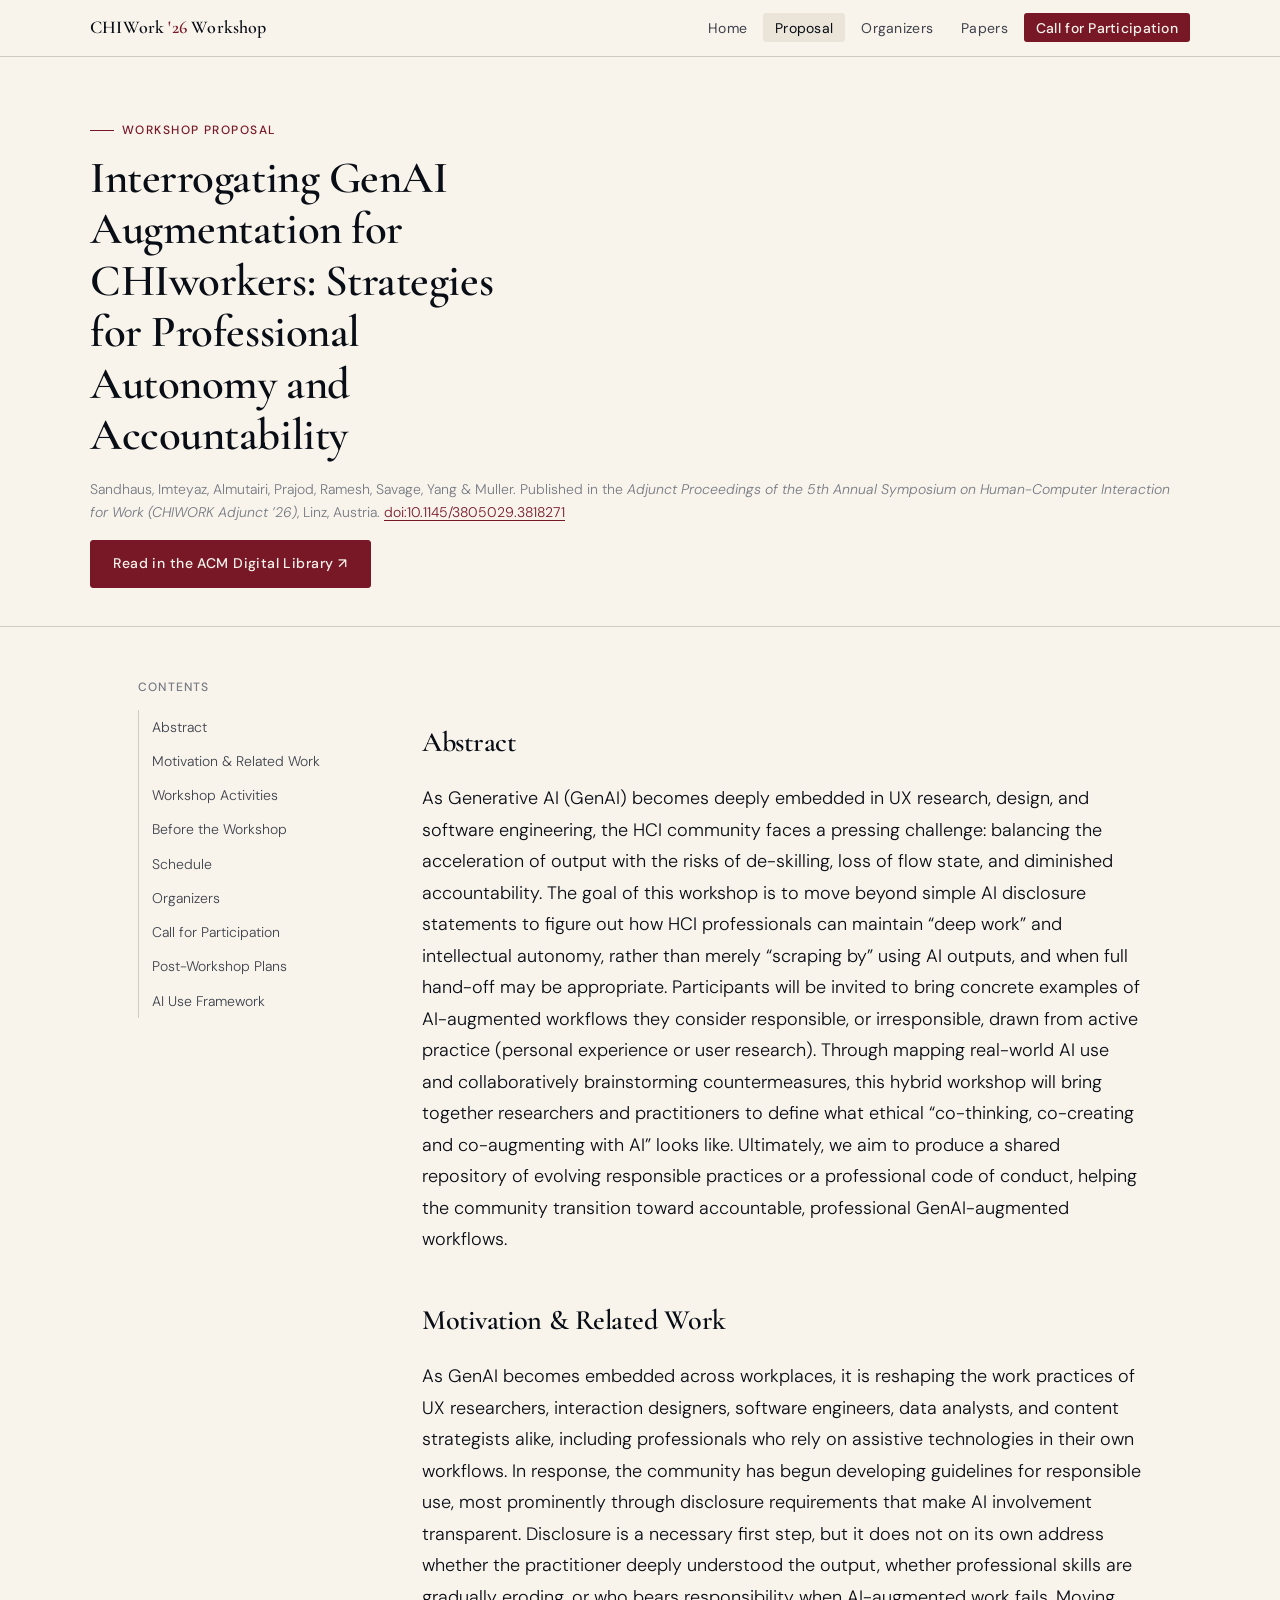
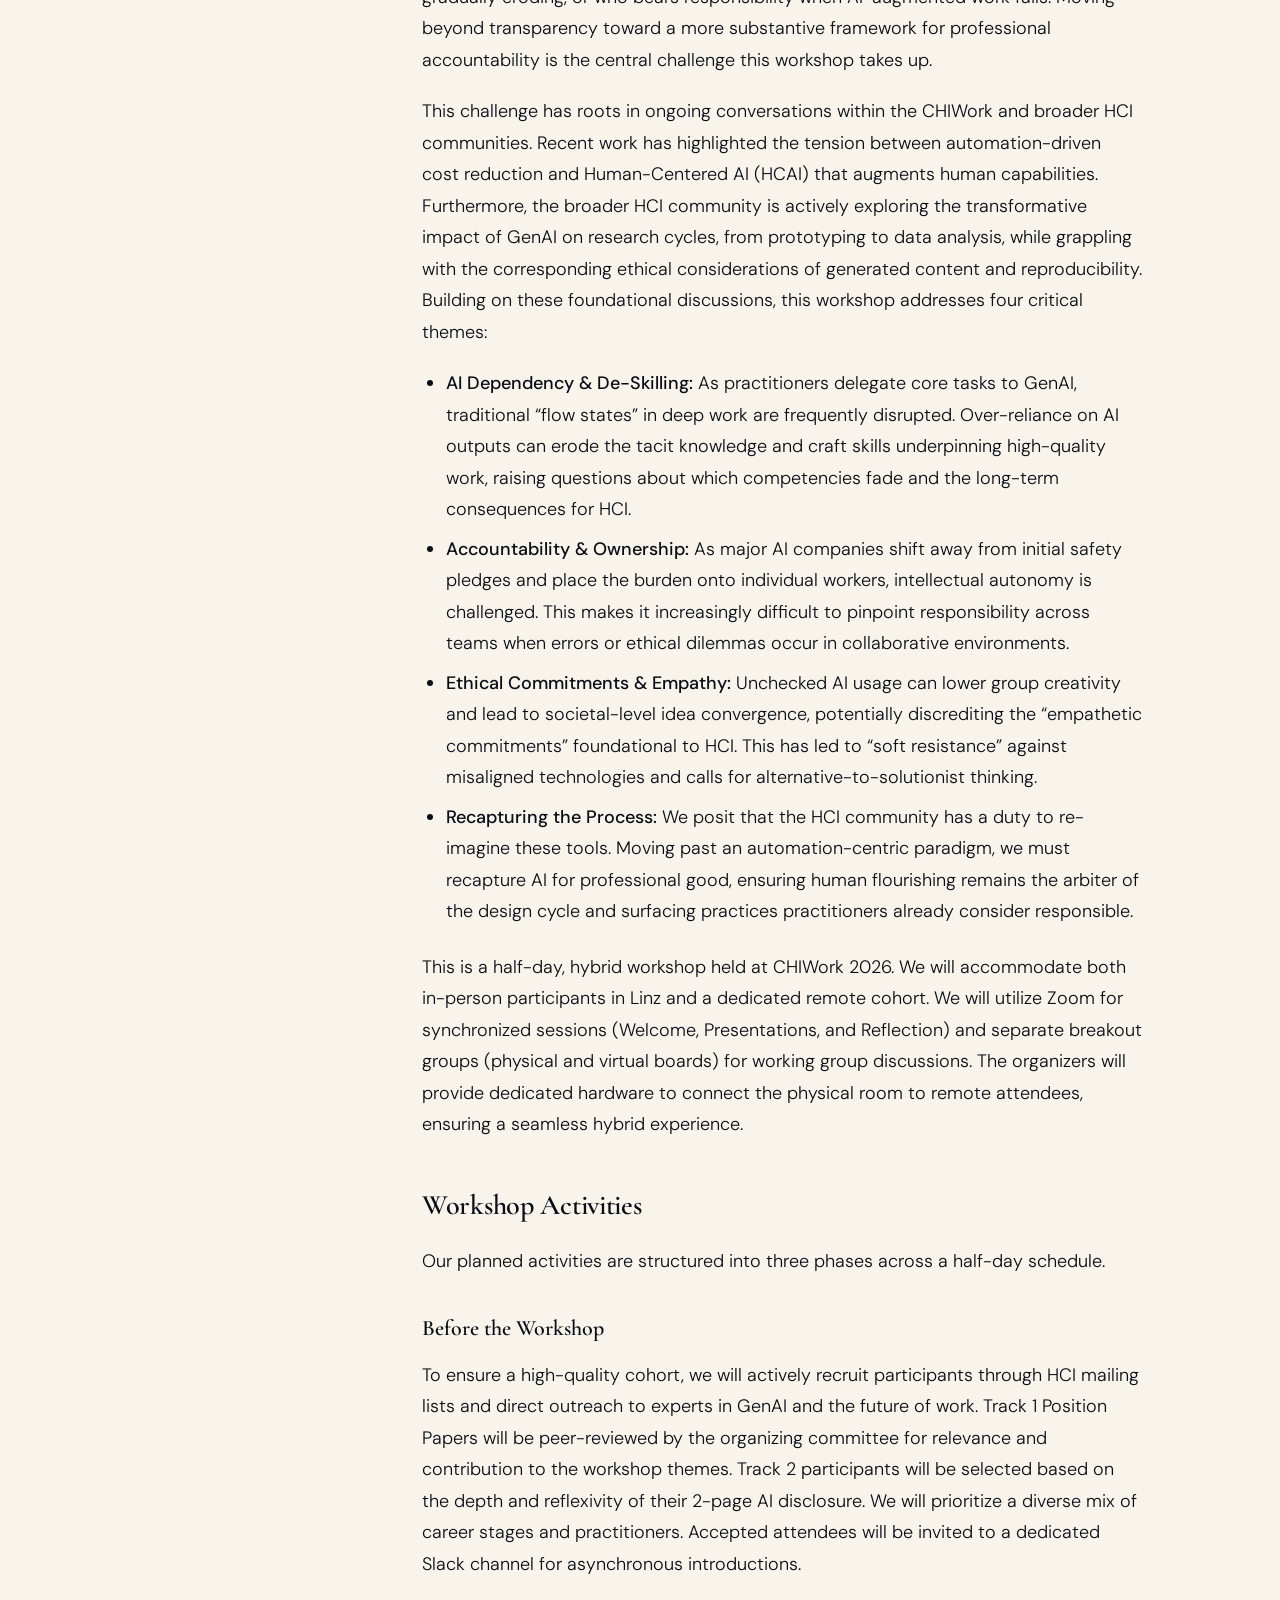
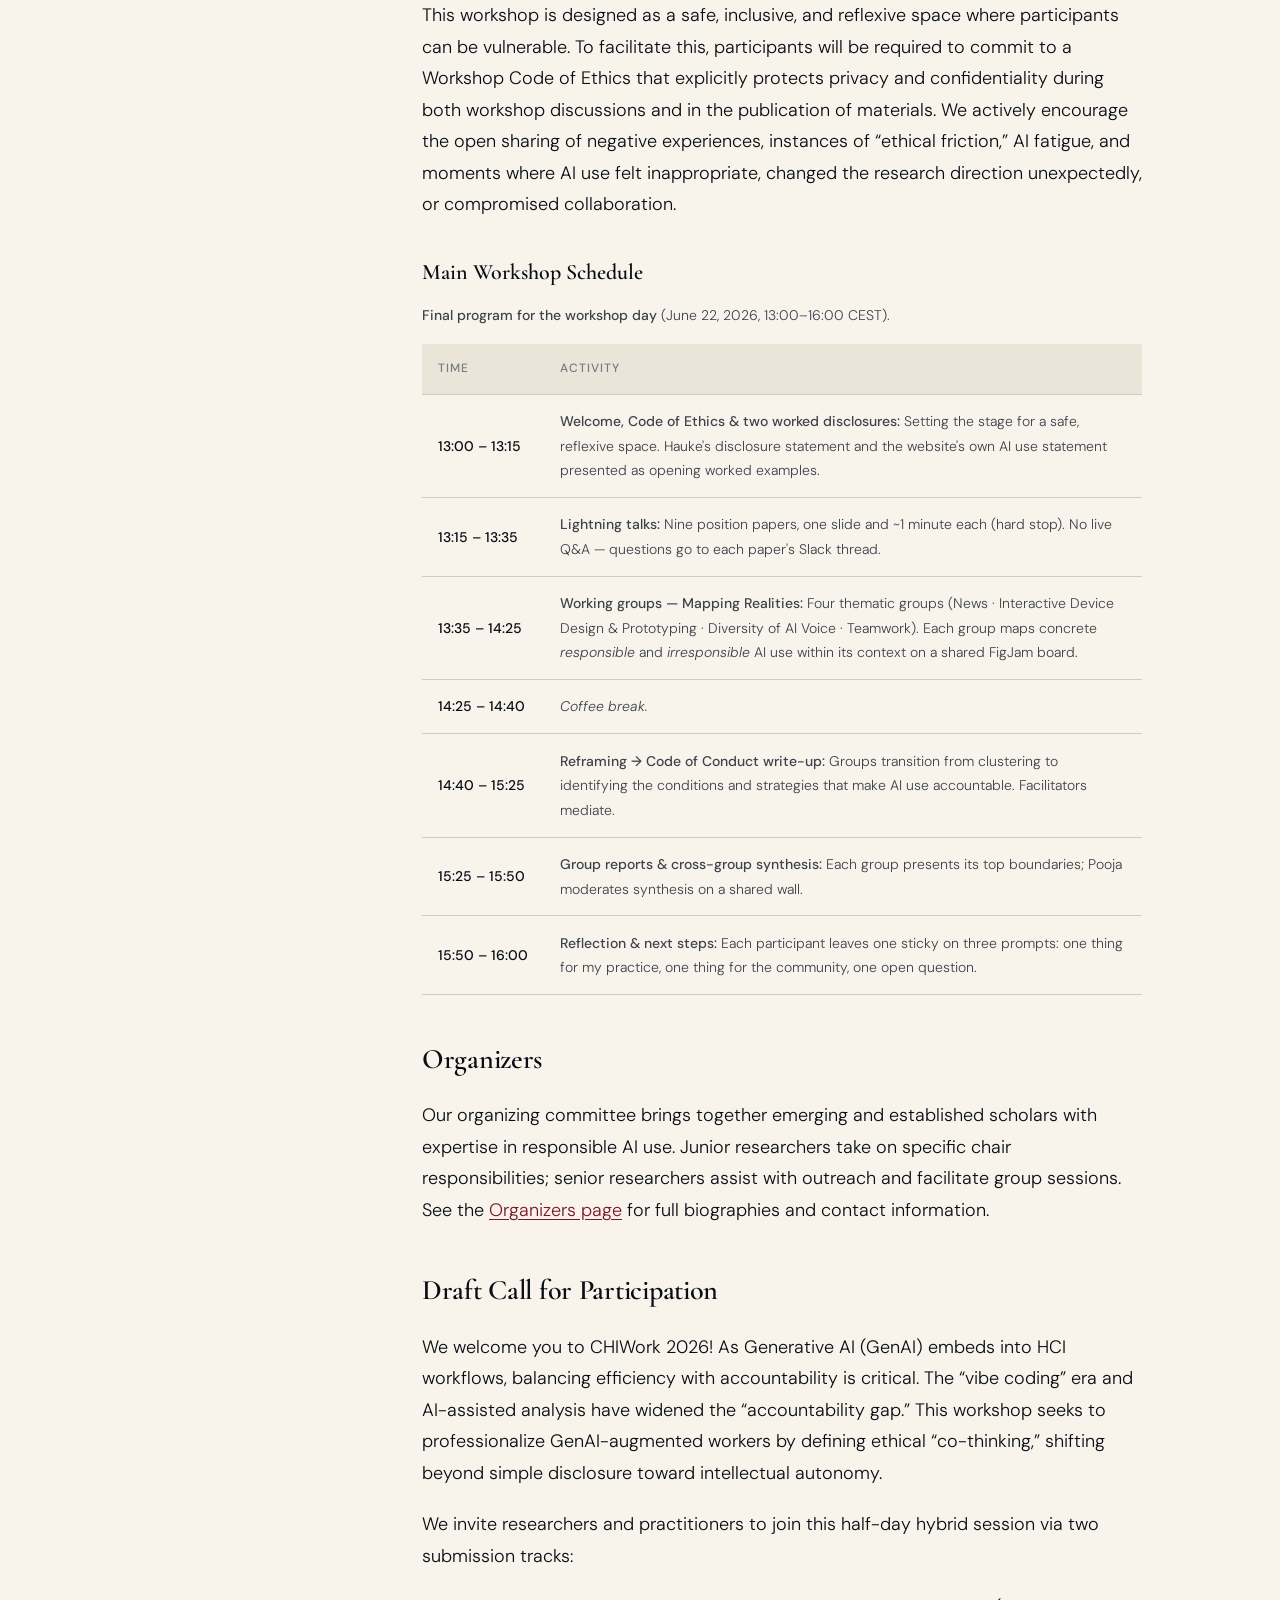
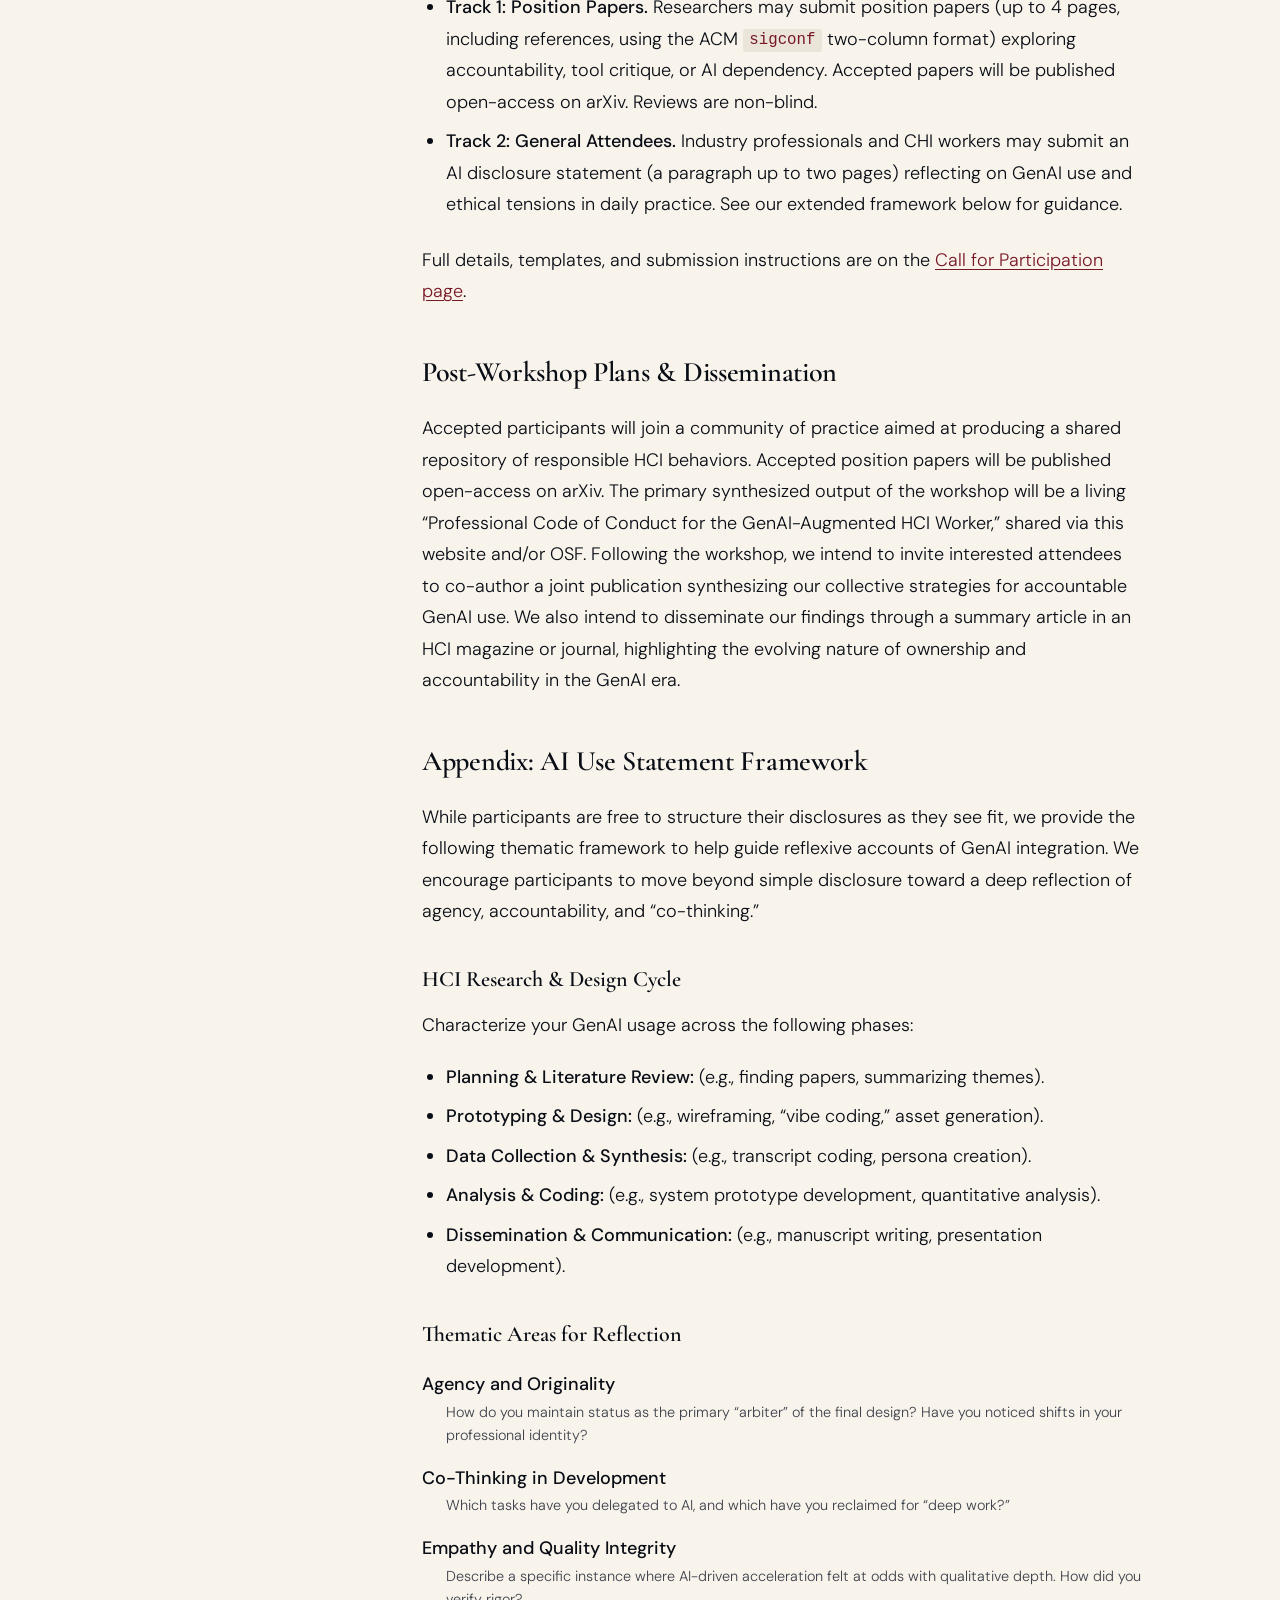
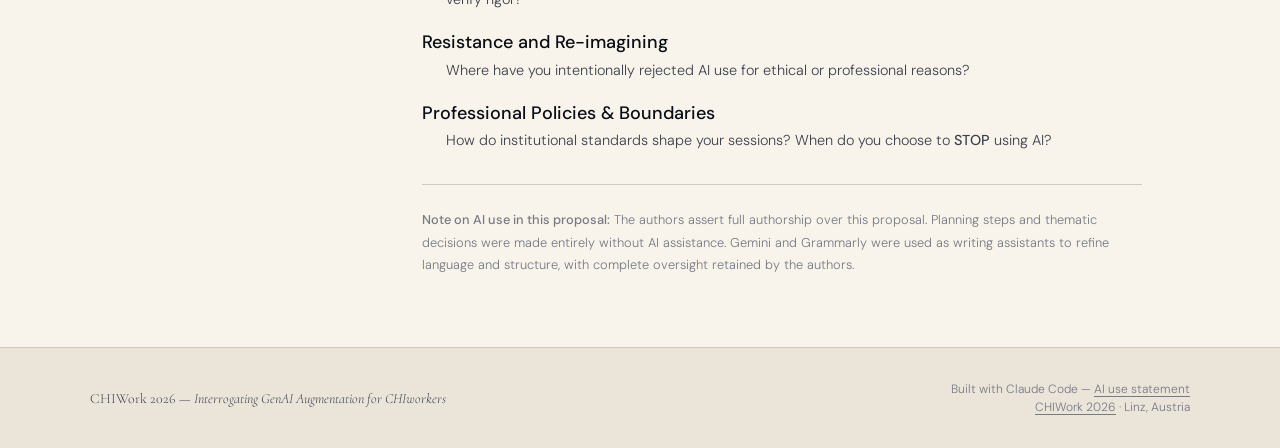
<file: proposal.html>
<!DOCTYPE html>
<html lang="en">
<head>
  <meta charset="UTF-8">
  <meta name="viewport" content="width=device-width, initial-scale=1.0">
  <title>Full Proposal — Interrogating GenAI Augmentation for CHIworkers</title>
  <meta name="description" content="Full workshop proposal: Interrogating GenAI Augmentation for CHIworkers — CHIWork 2026.">
  <link rel="stylesheet" href="https://cdnjs.cloudflare.com/ajax/libs/font-awesome/6.5.1/css/all.min.css" integrity="sha512-DTOQO9RWCH3ppGqcWaEA1BIZOC6xxalwEsw9c2QQeAIftl+Vegovlnee1c9QX4TctnWMn13TZye+giMm8e2LwA==" crossorigin="anonymous" referrerpolicy="no-referrer" />
  <link rel="stylesheet" href="style.css">
</head>
<body>

<nav class="site-nav">
  <div class="nav-inner">
    <a href="index.html" class="nav-logo">CHIWork <span>'26</span> Workshop</a>
    <button class="nav-toggle" aria-label="Menu" onclick="this.nextElementSibling.classList.toggle('open')"><i class="fa-solid fa-bars"></i></button>
      <ul class="nav-links">
      <li><a href="index.html">Home</a></li>
      <li><a href="proposal.html" class="active">Proposal</a></li>
      <li><a href="organizers.html">Organizers</a></li>
      <li><a href="papers.html">Papers</a></li>
      <li><a href="cfp.html" class="nav-cta">Call for Participation</a></li>
    </ul>
  </div>
</nav>

<div class="page-hero">
  <div class="page-hero-inner">
    <div class="page-hero-label">Workshop Proposal</div>
    <h1>Interrogating GenAI Augmentation for CHIworkers: Strategies for Professional Autonomy and Accountability</h1>
    <p style="margin-top: 1rem; font-size: 0.875rem; color: var(--ink-light);">
      Sandhaus, Imteyaz, Almutairi, Prajod, Ramesh, Savage, Yang &amp; Muller. Published in the <em>Adjunct Proceedings of the 5th Annual Symposium on Human-Computer Interaction for Work (CHIWORK Adjunct &rsquo;26)</em>, Linz, Austria. <a href="https://doi.org/10.1145/3805029.3818271" target="_blank" rel="noopener">doi:10.1145/3805029.3818271</a>
    </p>
    <div class="hero-actions" style="margin-top: 1rem;">
      <a href="https://dl.acm.org/doi/full/10.1145/3805029.3818271" target="_blank" rel="noopener" class="btn btn-primary">Read in the ACM Digital Library &nearr;</a>
    </div>
  </div>
</div>

<div class="proposal-layout">
  <!-- Table of contents -->
  <aside class="proposal-toc">
    <div class="toc-label">Contents</div>
    <ul class="toc-list">
      <li><a href="#abstract">Abstract</a></li>
      <li><a href="#motivation">Motivation &amp; Related Work</a></li>
      <li><a href="#activities">Workshop Activities</a></li>
      <li><a href="#before">Before the Workshop</a></li>
      <li><a href="#schedule">Schedule</a></li>
      <li><a href="#organizers">Organizers</a></li>
      <li><a href="#cfp">Call for Participation</a></li>
      <li><a href="#dissemination">Post-Workshop Plans</a></li>
      <li><a href="#framework">AI Use Framework</a></li>
    </ul>
  </aside>

  <!-- Main content -->
  <main class="prose" style="max-width: var(--col-prose);">

    <h2 id="abstract">Abstract</h2>
    <p>
      As Generative AI (GenAI) becomes deeply embedded in UX research, design, and software engineering, the HCI community faces a pressing challenge: balancing the acceleration of output with the risks of de-skilling, loss of flow state, and diminished accountability. The goal of this workshop is to move beyond simple AI disclosure statements to figure out how HCI professionals can maintain &ldquo;deep work&rdquo; and intellectual autonomy, rather than merely &ldquo;scraping by&rdquo; using AI outputs, and when full hand-off may be appropriate. Participants will be invited to bring concrete examples of AI-augmented workflows they consider responsible, or irresponsible, drawn from active practice (personal experience or user research). Through mapping real-world AI use and collaboratively brainstorming countermeasures, this hybrid workshop will bring together researchers and practitioners to define what ethical &ldquo;co-thinking, co-creating and co-augmenting with AI&rdquo; looks like. Ultimately, we aim to produce a shared repository of evolving responsible practices or a professional code of conduct, helping the community transition toward accountable, professional GenAI-augmented workflows.
    </p>

    <h2 id="motivation">Motivation &amp; Related Work</h2>
    <p>
      As GenAI becomes embedded across workplaces, it is reshaping the work practices of UX researchers, interaction designers, software engineers, data analysts, and content strategists alike, including professionals who rely on assistive technologies in their own workflows. In response, the community has begun developing guidelines for responsible use, most prominently through disclosure requirements that make AI involvement transparent. Disclosure is a necessary first step, but it does not on its own address whether the practitioner deeply understood the output, whether professional skills are gradually eroding, or who bears responsibility when AI-augmented work fails. Moving beyond transparency toward a more substantive framework for professional accountability is the central challenge this workshop takes up.
    </p>
    <p>
      This challenge has roots in ongoing conversations within the CHIWork and broader HCI communities. Recent work has highlighted the tension between automation-driven cost reduction and Human-Centered AI (HCAI) that augments human capabilities. Furthermore, the broader HCI community is actively exploring the transformative impact of GenAI on research cycles, from prototyping to data analysis, while grappling with the corresponding ethical considerations of generated content and reproducibility. Building on these foundational discussions, this workshop addresses four critical themes:
    </p>
    <ul>
      <li>
        <strong>AI Dependency &amp; De-Skilling:</strong> As practitioners delegate core tasks to GenAI, traditional &ldquo;flow states&rdquo; in deep work are frequently disrupted. Over-reliance on AI outputs can erode the tacit knowledge and craft skills underpinning high-quality work, raising questions about which competencies fade and the long-term consequences for HCI.
      </li>
      <li>
        <strong>Accountability &amp; Ownership:</strong> As major AI companies shift away from initial safety pledges and place the burden onto individual workers, intellectual autonomy is challenged. This makes it increasingly difficult to pinpoint responsibility across teams when errors or ethical dilemmas occur in collaborative environments.
      </li>
      <li>
        <strong>Ethical Commitments &amp; Empathy:</strong> Unchecked AI usage can lower group creativity and lead to societal-level idea convergence, potentially discrediting the &ldquo;empathetic commitments&rdquo; foundational to HCI. This has led to &ldquo;soft resistance&rdquo; against misaligned technologies and calls for alternative-to-solutionist thinking.
      </li>
      <li>
        <strong>Recapturing the Process:</strong> We posit that the HCI community has a duty to re-imagine these tools. Moving past an automation-centric paradigm, we must recapture AI for professional good, ensuring human flourishing remains the arbiter of the design cycle and surfacing practices practitioners already consider responsible.
      </li>
    </ul>
    <p>
      This is a half-day, hybrid workshop held at CHIWork 2026. We will accommodate both in-person participants in Linz and a dedicated remote cohort. We will utilize Zoom for synchronized sessions (Welcome, Presentations, and Reflection) and separate breakout groups (physical and virtual boards) for working group discussions. The organizers will provide dedicated hardware to connect the physical room to remote attendees, ensuring a seamless hybrid experience.
    </p>

    <h2 id="activities">Workshop Activities</h2>
    <p>Our planned activities are structured into three phases across a half-day schedule.</p>

    <h3 id="before">Before the Workshop</h3>
    <p>
      To ensure a high-quality cohort, we will actively recruit participants through HCI mailing lists and direct outreach to experts in GenAI and the future of work. Track 1 Position Papers will be peer-reviewed by the organizing committee for relevance and contribution to the workshop themes. Track 2 participants will be selected based on the depth and reflexivity of their 2-page AI disclosure. We will prioritize a diverse mix of career stages and practitioners. Accepted attendees will be invited to a dedicated Slack channel for asynchronous introductions.
    </p>
    <p>
      This workshop is designed as a safe, inclusive, and reflexive space where participants can be vulnerable. To facilitate this, participants will be required to commit to a Workshop Code of Ethics that explicitly protects privacy and confidentiality during both workshop discussions and in the publication of materials. We actively encourage the open sharing of negative experiences, instances of &ldquo;ethical friction,&rdquo; AI fatigue, and moments where AI use felt inappropriate, changed the research direction unexpectedly, or compromised collaboration.
    </p>

    <h3 id="schedule">Main Workshop Schedule</h3>
    <p style="font-size: var(--size-sm); color: var(--ink-mid); margin-bottom: 1rem;">
      <strong>Final program for the workshop day</strong> (June 22, 2026, 13:00&ndash;16:00 CEST).
    </p>
    <table class="dates-table" style="margin: 1rem 0 1.5rem;">
      <thead>
        <tr><th>Time</th><th>Activity</th></tr>
      </thead>
      <tbody>
        <tr>
          <td style="white-space:nowrap; font-weight:500;">13:00 &ndash; 13:15</td>
          <td><strong>Welcome, Code of Ethics &amp; two worked disclosures:</strong> Setting the stage for a safe, reflexive space. Hauke's disclosure statement and the website's own AI use statement presented as opening worked examples.</td>
        </tr>
        <tr>
          <td style="white-space:nowrap; font-weight:500;">13:15 &ndash; 13:35</td>
          <td><strong>Lightning talks:</strong> Nine position papers, one slide and ~1 minute each (hard stop). No live Q&amp;A &mdash; questions go to each paper's Slack thread.</td>
        </tr>
        <tr>
          <td style="white-space:nowrap; font-weight:500;">13:35 &ndash; 14:25</td>
          <td><strong>Working groups &mdash; Mapping Realities:</strong> Four thematic groups (News &middot; Interactive Device Design &amp; Prototyping &middot; Diversity of AI Voice &middot; Teamwork). Each group maps concrete <em>responsible</em> and <em>irresponsible</em> AI use within its context on a shared FigJam board.</td>
        </tr>
        <tr>
          <td style="white-space:nowrap; font-weight:500;">14:25 &ndash; 14:40</td>
          <td><em>Coffee break.</em></td>
        </tr>
        <tr>
          <td style="white-space:nowrap; font-weight:500;">14:40 &ndash; 15:25</td>
          <td><strong>Reframing &rarr; Code of Conduct write-up:</strong> Groups transition from clustering to identifying the conditions and strategies that make AI use accountable. Facilitators mediate.</td>
        </tr>
        <tr>
          <td style="white-space:nowrap; font-weight:500;">15:25 &ndash; 15:50</td>
          <td><strong>Group reports &amp; cross-group synthesis:</strong> Each group presents its top boundaries; Pooja moderates synthesis on a shared wall.</td>
        </tr>
        <tr>
          <td style="white-space:nowrap; font-weight:500;">15:50 &ndash; 16:00</td>
          <td><strong>Reflection &amp; next steps:</strong> Each participant leaves one sticky on three prompts: one thing for my practice, one thing for the community, one open question.</td>
        </tr>
      </tbody>
    </table>

    <h2 id="organizers">Organizers</h2>
    <p>
      Our organizing committee brings together emerging and established scholars with expertise in responsible AI use. Junior researchers take on specific chair responsibilities; senior researchers assist with outreach and facilitate group sessions. See the <a href="organizers.html">Organizers page</a> for full biographies and contact information.
    </p>

    <h2 id="cfp">Draft Call for Participation</h2>
    <p>
      We welcome you to CHIWork 2026! As Generative AI (GenAI) embeds into HCI workflows, balancing efficiency with accountability is critical. The &ldquo;vibe coding&rdquo; era and AI-assisted analysis have widened the &ldquo;accountability gap.&rdquo; This workshop seeks to professionalize GenAI-augmented workers by defining ethical &ldquo;co-thinking,&rdquo; shifting beyond simple disclosure toward intellectual autonomy.
    </p>
    <p>We invite researchers and practitioners to join this half-day hybrid session via two submission tracks:</p>
    <ul>
      <li><strong>Track 1: Position Papers.</strong> Researchers may submit position papers (up to 4 pages, including references, using the ACM <code>sigconf</code> two-column format) exploring accountability, tool critique, or AI dependency. Accepted papers will be published open-access on arXiv. Reviews are non-blind.</li>
      <li><strong>Track 2: General Attendees.</strong> Industry professionals and CHI workers may submit an AI disclosure statement (a paragraph up to two pages) reflecting on GenAI use and ethical tensions in daily practice. See our extended framework below for guidance.</li>
    </ul>
    <p>Full details, templates, and submission instructions are on the <a href="cfp.html">Call for Participation page</a>.</p>

    <h2 id="dissemination">Post-Workshop Plans &amp; Dissemination</h2>
    <p>
      Accepted participants will join a community of practice aimed at producing a shared repository of responsible HCI behaviors. Accepted position papers will be published open-access on arXiv. The primary synthesized output of the workshop will be a living &ldquo;Professional Code of Conduct for the GenAI-Augmented HCI Worker,&rdquo; shared via this website and/or OSF. Following the workshop, we intend to invite interested attendees to co-author a joint publication synthesizing our collective strategies for accountable GenAI use. We also intend to disseminate our findings through a summary article in an HCI magazine or journal, highlighting the evolving nature of ownership and accountability in the GenAI era.
    </p>

    <h2 id="framework">Appendix: AI Use Statement Framework</h2>
    <p>
      While participants are free to structure their disclosures as they see fit, we provide the following thematic framework to help guide reflexive accounts of GenAI integration. We encourage participants to move beyond simple disclosure toward a deep reflection of agency, accountability, and &ldquo;co-thinking.&rdquo;
    </p>

    <h3>HCI Research &amp; Design Cycle</h3>
    <p>Characterize your GenAI usage across the following phases:</p>
    <ul>
      <li><strong>Planning &amp; Literature Review:</strong> (e.g., finding papers, summarizing themes).</li>
      <li><strong>Prototyping &amp; Design:</strong> (e.g., wireframing, &ldquo;vibe coding,&rdquo; asset generation).</li>
      <li><strong>Data Collection &amp; Synthesis:</strong> (e.g., transcript coding, persona creation).</li>
      <li><strong>Analysis &amp; Coding:</strong> (e.g., system prototype development, quantitative analysis).</li>
      <li><strong>Dissemination &amp; Communication:</strong> (e.g., manuscript writing, presentation development).</li>
    </ul>

    <h3>Thematic Areas for Reflection</h3>
    <dl style="margin: 1rem 0 1.5rem;">
      <dt style="font-weight: 500; margin-top: 1rem;"><strong>Agency and Originality</strong></dt>
      <dd style="margin-left: 1.5rem; color: var(--ink-mid); font-size: 0.9rem; line-height: 1.6;">How do you maintain status as the primary &ldquo;arbiter&rdquo; of the final design? Have you noticed shifts in your professional identity?</dd>

      <dt style="font-weight: 500; margin-top: 1rem;"><strong>Co-Thinking in Development</strong></dt>
      <dd style="margin-left: 1.5rem; color: var(--ink-mid); font-size: 0.9rem; line-height: 1.6;">Which tasks have you delegated to AI, and which have you reclaimed for &ldquo;deep work?&rdquo;</dd>

      <dt style="font-weight: 500; margin-top: 1rem;"><strong>Empathy and Quality Integrity</strong></dt>
      <dd style="margin-left: 1.5rem; color: var(--ink-mid); font-size: 0.9rem; line-height: 1.6;">Describe a specific instance where AI-driven acceleration felt at odds with qualitative depth. How did you verify rigor?</dd>

      <dt style="font-weight: 500; margin-top: 1rem;"><strong>Resistance and Re-imagining</strong></dt>
      <dd style="margin-left: 1.5rem; color: var(--ink-mid); font-size: 0.9rem; line-height: 1.6;">Where have you intentionally rejected AI use for ethical or professional reasons?</dd>

      <dt style="font-weight: 500; margin-top: 1rem;"><strong>Professional Policies &amp; Boundaries</strong></dt>
      <dd style="margin-left: 1.5rem; color: var(--ink-mid); font-size: 0.9rem; line-height: 1.6;">How do institutional standards shape your sessions? When do you choose to <strong>STOP</strong> using AI?</dd>
    </dl>

    <div style="margin-top: 2rem; padding-top: 1.5rem; border-top: 1px solid var(--rule);">
      <p style="font-size: 0.8rem; color: var(--ink-light);">
        <strong>Note on AI use in this proposal:</strong> The authors assert full authorship over this proposal. Planning steps and thematic decisions were made entirely without AI assistance. Gemini and Grammarly were used as writing assistants to refine language and structure, with complete oversight retained by the authors.
      </p>
    </div>

  </main>
</div>

<footer class="site-footer">
  <div class="footer-inner">
    <div class="footer-left">
      CHIWork 2026 &mdash; <em>Interrogating GenAI Augmentation for CHIworkers</em>
    </div>
    <div class="footer-right">
      Built with Claude Code &mdash; <a href="ai-use.html">AI use statement</a><br>
      <a href="https://chiwork.org/26/" target="_blank" rel="noopener">CHIWork 2026</a> &middot; Linz, Austria
    </div>
  </div>
</footer>

</body>
</html>
</file>
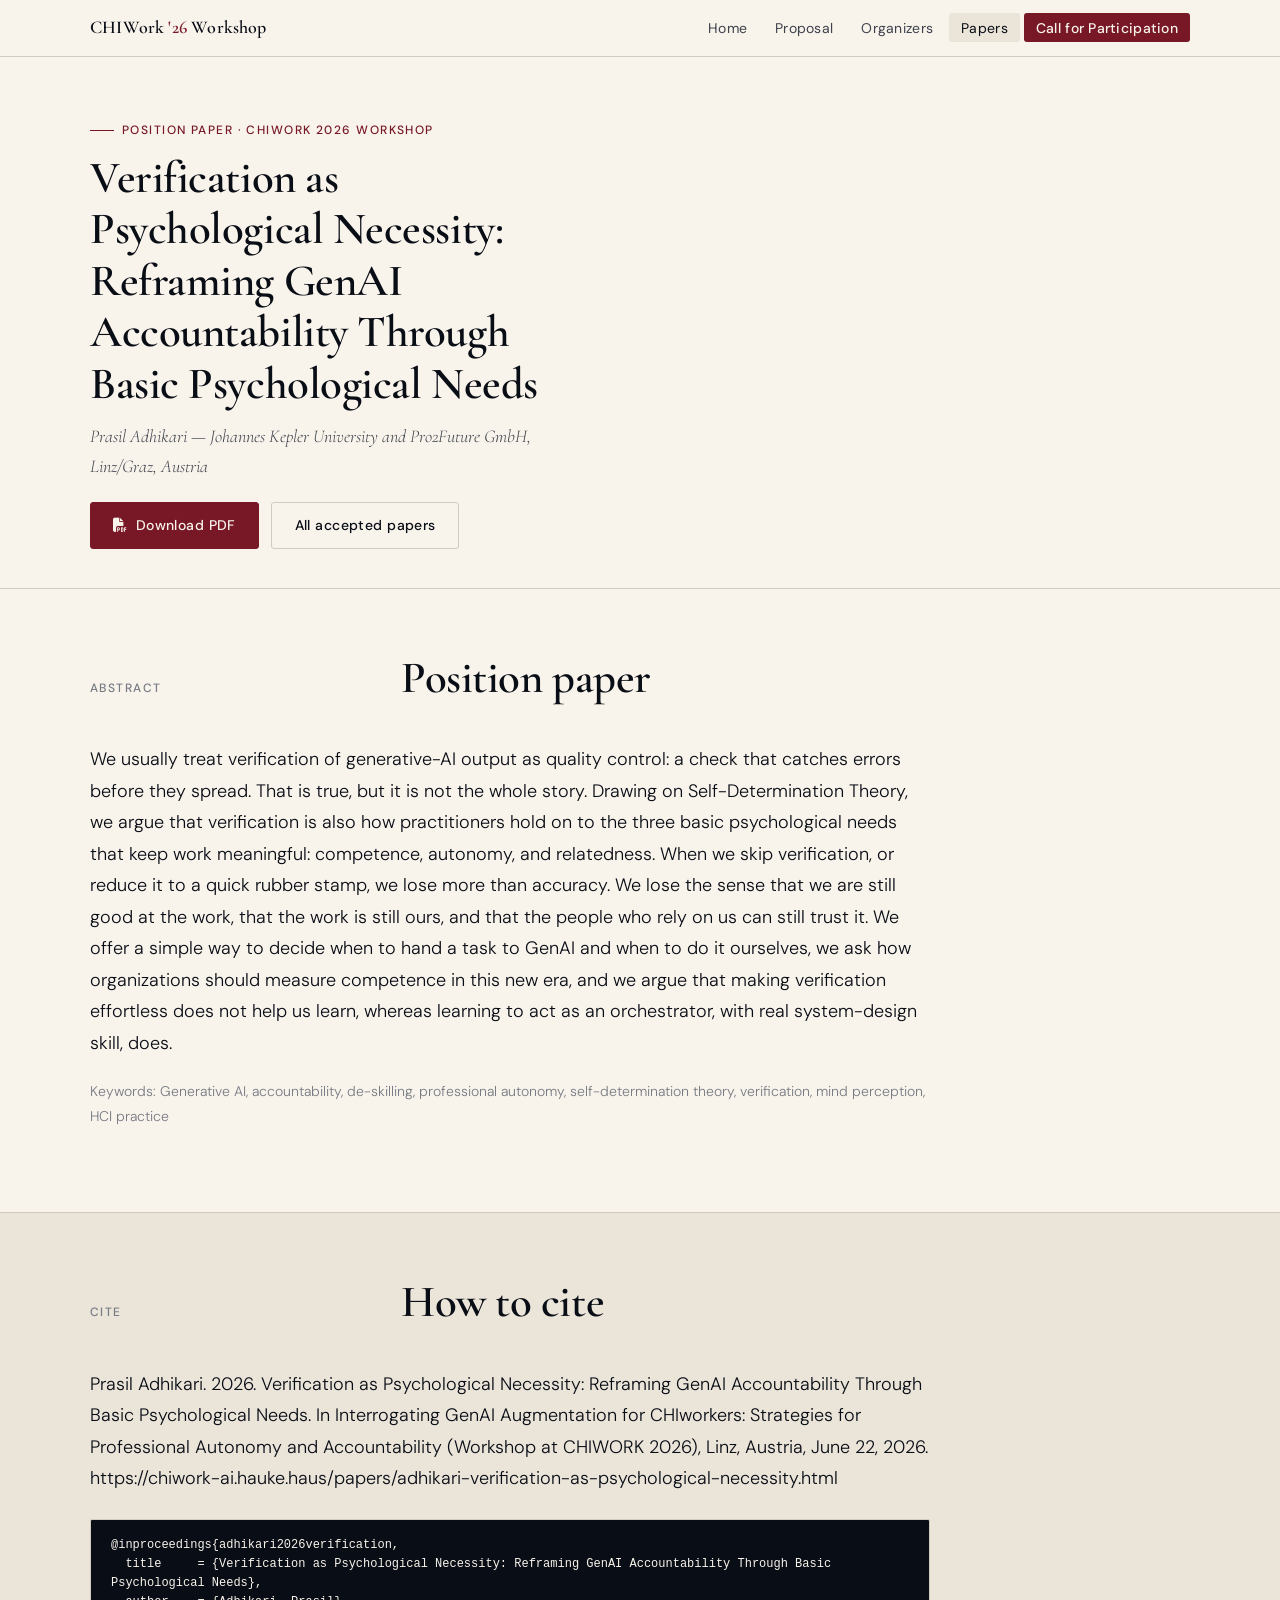
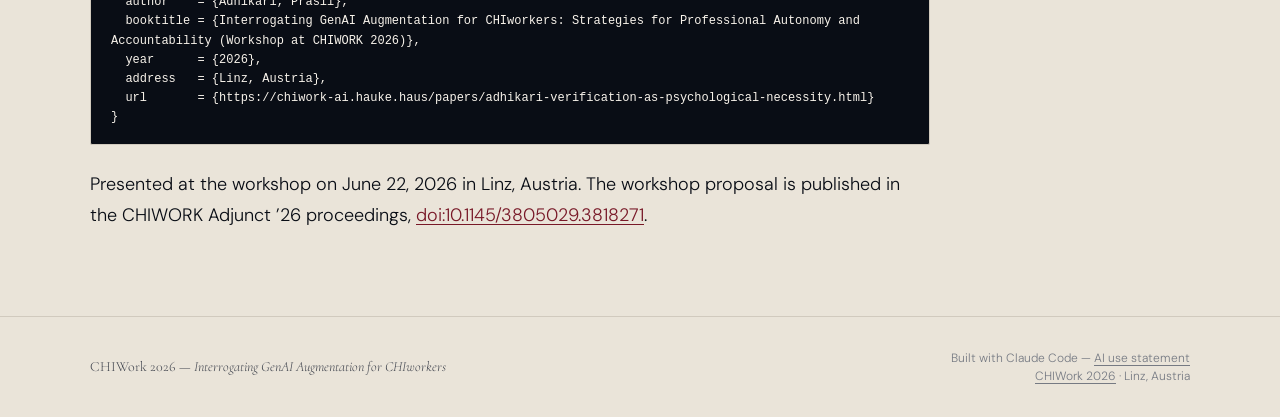
<file: papers/adhikari-verification-as-psychological-necessity.html>
<!DOCTYPE html>
<html lang="en">
<head>
  <meta charset="UTF-8">
  <meta name="viewport" content="width=device-width, initial-scale=1.0">
  <title>Verification as Psychological Necessity: Reframing GenAI Accountability Through Basic Psychological Needs — CHIWork 2026 workshop</title>
  <meta name="citation_title" content="Verification as Psychological Necessity: Reframing GenAI Accountability Through Basic Psychological Needs">
  <meta name="citation_author" content="Adhikari, Prasil">
  <meta name="citation_author_institution" content="Johannes Kepler University and Pro2Future GmbH, Linz/Graz, Austria">
  <meta name="citation_publication_date" content="2026/06/22">
  <meta name="citation_date" content="2026/06/22">
  <meta name="citation_conference_title" content="Interrogating GenAI Augmentation for CHIworkers: Strategies for Professional Autonomy and Accountability (Workshop at CHIWORK 2026)">
  <meta name="citation_pdf_url" content="https://chiwork-ai.hauke.haus/papers/adhikari-verification-as-psychological-necessity.pdf">
  <meta name="citation_abstract_html_url" content="https://chiwork-ai.hauke.haus/papers/adhikari-verification-as-psychological-necessity.html">
  <meta name="citation_language" content="en">
  <meta name="description" content="We usually treat verification of generative-AI output as quality control: a check that catches errors before they spread. That is true, but it is not the whole story. Drawing on Self-Determination Theory, we argue that verification is also how practitioners hold on to the three basic psychological n">
  <link rel="canonical" href="https://chiwork-ai.hauke.haus/papers/adhikari-verification-as-psychological-necessity.html">
  <link rel="stylesheet" href="https://cdnjs.cloudflare.com/ajax/libs/font-awesome/6.5.1/css/all.min.css" integrity="sha512-DTOQO9RWCH3ppGqcWaEA1BIZOC6xxalwEsw9c2QQeAIftl+Vegovlnee1c9QX4TctnWMn13TZye+giMm8e2LwA==" crossorigin="anonymous" referrerpolicy="no-referrer" />
  <link rel="stylesheet" href="../style.css">
</head>
<body>

<nav class="site-nav">
  <div class="nav-inner">
    <a href="../index.html" class="nav-logo">CHIWork <span>'26</span> Workshop</a>
    <button class="nav-toggle" aria-label="Menu" onclick="this.nextElementSibling.classList.toggle('open')"><i class="fa-solid fa-bars"></i></button>
    <ul class="nav-links">
      <li><a href="../index.html">Home</a></li>
      <li><a href="../proposal.html">Proposal</a></li>
      <li><a href="../organizers.html">Organizers</a></li>
      <li><a href="../papers.html" class="active">Papers</a></li>
      <li><a href="../cfp.html" class="nav-cta">Call for Participation</a></li>
    </ul>
  </div>
</nav>

<div class="page-hero">
  <div class="page-hero-inner">
    <div class="page-hero-label">Position paper · CHIWork 2026 workshop</div>
    <h1>Verification as Psychological Necessity: Reframing GenAI Accountability Through Basic Psychological Needs</h1>
    <p style="margin-top: 0.75rem; font-size: var(--size-md); color: var(--ink-mid); max-width: 60ch; font-family: var(--font-display); font-style: italic;">Prasil Adhikari &mdash; Johannes Kepler University and Pro2Future GmbH, Linz/Graz, Austria</p>
    <div class="hero-actions" style="margin-top: 1.25rem;">
      <a href="../papers/adhikari-verification-as-psychological-necessity.pdf" class="btn btn-primary"><i class="fa-solid fa-file-pdf"></i> Download PDF</a>
      <a href="../papers.html" class="btn btn-ghost">All accepted papers</a>
    </div>
  </div>
</div>

<section class="section">
  <div class="section-inner">
    <div class="section-header">
      <span class="section-label">Abstract</span>
      <h2 class="section-title">Position paper</h2>
    </div>
    <div class="prose" style="max-width: 70ch;">
      <p>We usually treat verification of generative-AI output as quality control: a check that catches errors before they spread. That is true, but it is not the whole story. Drawing on Self-Determination Theory, we argue that verification is also how practitioners hold on to the three basic psychological needs that keep work meaningful: competence, autonomy, and relatedness. When we skip verification, or reduce it to a quick rubber stamp, we lose more than accuracy. We lose the sense that we are still good at the work, that the work is still ours, and that the people who rely on us can still trust it. We offer a simple way to decide when to hand a task to GenAI and when to do it ourselves, we ask how organizations should measure competence in this new era, and we argue that making verification effortless does not help us learn, whereas learning to act as an orchestrator, with real system-design skill, does.</p>
      <p style="font-size: var(--size-sm); color: var(--ink-light);">Keywords: Generative AI, accountability, de-skilling, professional autonomy, self-determination theory, verification, mind perception, HCI practice</p>
    </div>
  </div>
</section>

<section class="section" style="background: var(--cream-dark);">
  <div class="section-inner">
    <div class="section-header">
      <span class="section-label">Cite</span>
      <h2 class="section-title">How to cite</h2>
    </div>
    <div class="prose" style="max-width: 70ch;">
      <p>Prasil Adhikari. 2026. Verification as Psychological Necessity: Reframing GenAI Accountability Through Basic Psychological Needs. In Interrogating GenAI Augmentation for CHIworkers: Strategies for Professional Autonomy and Accountability (Workshop at CHIWORK 2026), Linz, Austria, June 22, 2026. https://chiwork-ai.hauke.haus/papers/adhikari-verification-as-psychological-necessity.html</p>
      <pre style="font-size: var(--size-xs); line-height: 1.6; white-space: pre-wrap; padding: 1rem 1.25rem; border: 1px solid var(--rule); border-radius: 2px;">@inproceedings{adhikari2026verification,
  title     = {Verification as Psychological Necessity: Reframing GenAI Accountability Through Basic Psychological Needs},
  author    = {Adhikari, Prasil},
  booktitle = {Interrogating GenAI Augmentation for CHIworkers: Strategies for Professional Autonomy and Accountability (Workshop at CHIWORK 2026)},
  year      = {2026},
  address   = {Linz, Austria},
  url       = {https://chiwork-ai.hauke.haus/papers/adhikari-verification-as-psychological-necessity.html}
}</pre>
      <p>Presented at the workshop on June 22, 2026 in Linz, Austria. The workshop proposal is published in the CHIWORK Adjunct ’26 proceedings, <a href="https://doi.org/10.1145/3805029.3818271" target="_blank" rel="noopener">doi:10.1145/3805029.3818271</a>.</p>
    </div>
  </div>
</section>

<footer class="site-footer">
  <div class="footer-inner">
    <div class="footer-left">
      CHIWork 2026 &mdash; <em>Interrogating GenAI Augmentation for CHIworkers</em>
    </div>
    <div class="footer-right">
      Built with Claude Code &mdash; <a href="../ai-use.html">AI use statement</a><br><a href="https://chiwork.org/26/" target="_blank" rel="noopener">CHIWork 2026</a> &middot; Linz, Austria
    </div>
  </div>
</footer>

</body>
</html>
</file>
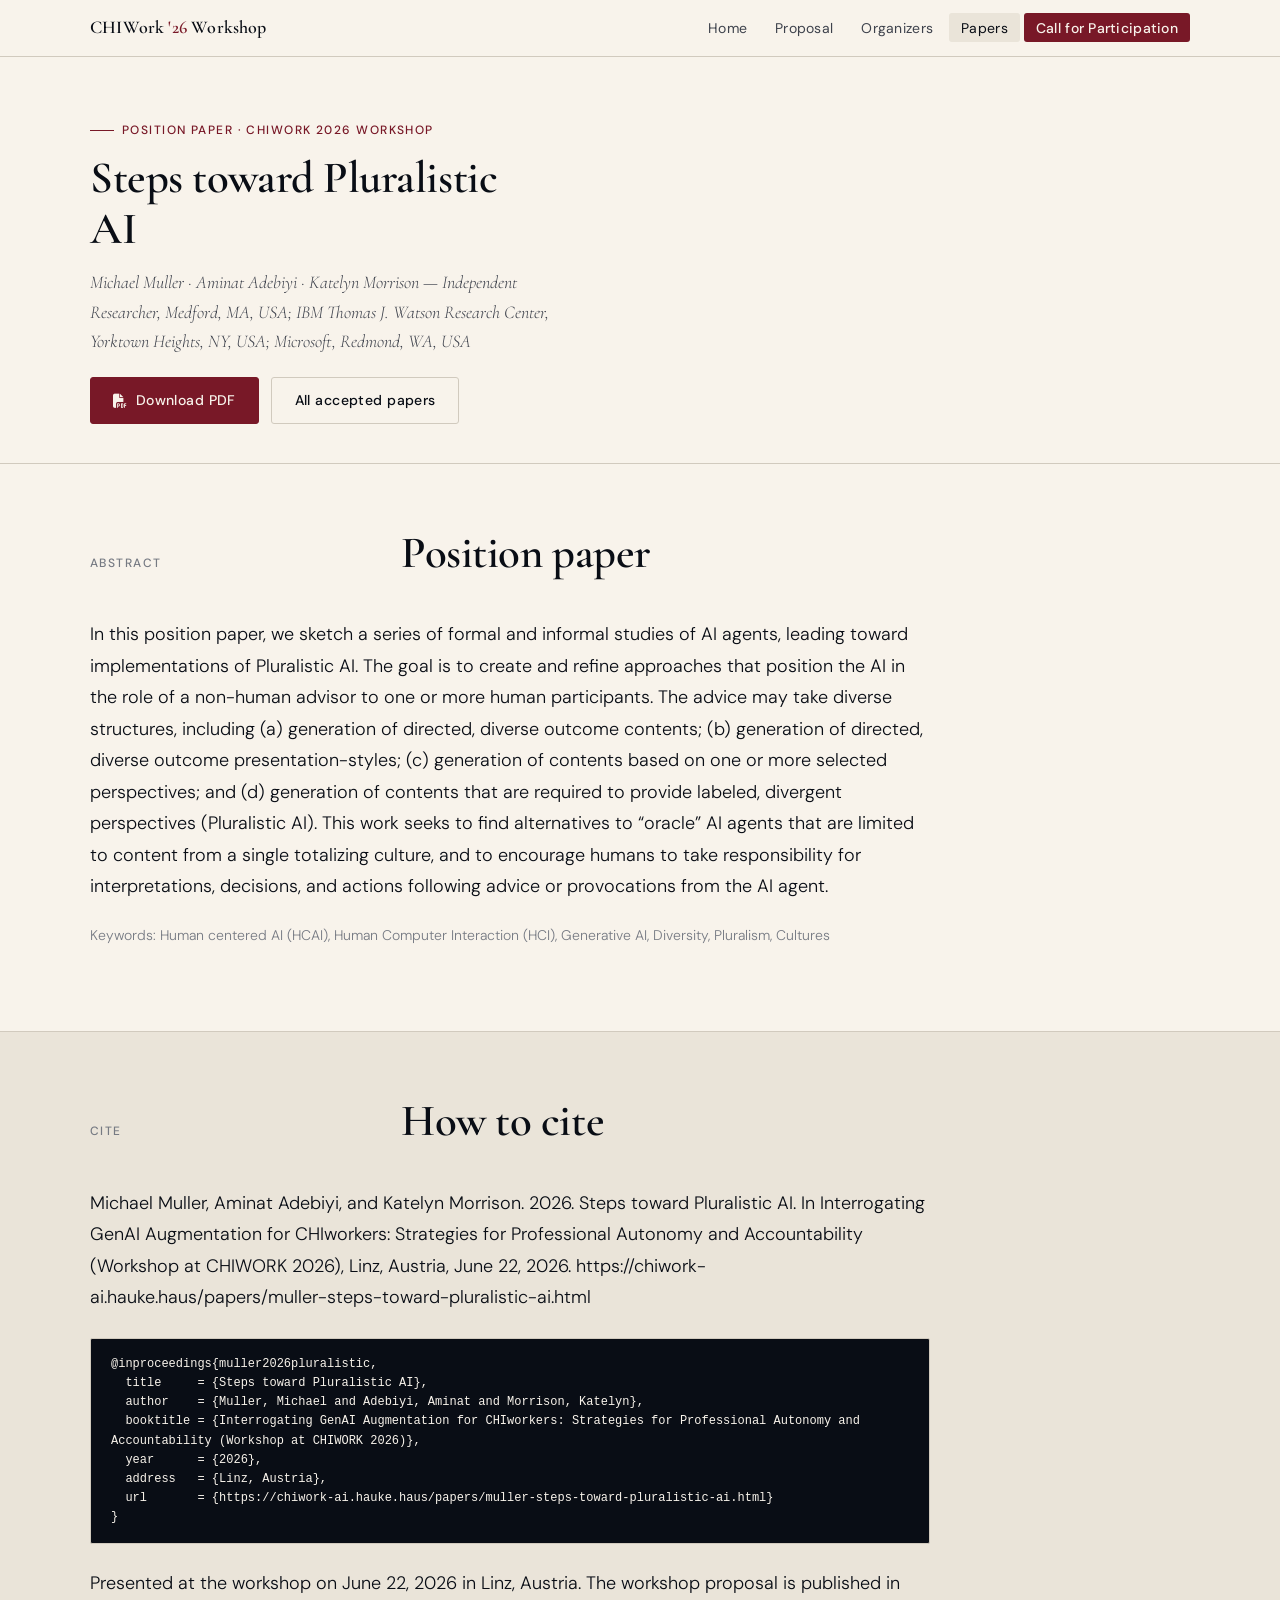
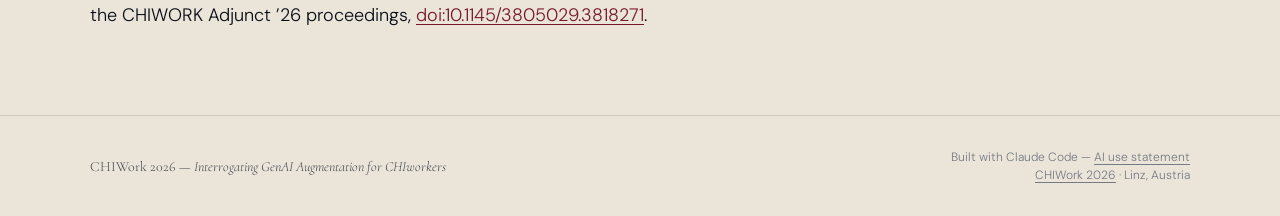
<file: papers/muller-steps-toward-pluralistic-ai.html>
<!DOCTYPE html>
<html lang="en">
<head>
  <meta charset="UTF-8">
  <meta name="viewport" content="width=device-width, initial-scale=1.0">
  <title>Steps toward Pluralistic AI — CHIWork 2026 workshop</title>
  <meta name="citation_title" content="Steps toward Pluralistic AI">
  <meta name="citation_author" content="Muller, Michael">
  <meta name="citation_author_institution" content="Independent Researcher, Medford, MA, USA">
  <meta name="citation_author" content="Adebiyi, Aminat">
  <meta name="citation_author_institution" content="IBM Thomas J. Watson Research Center, Yorktown Heights, NY, USA">
  <meta name="citation_author" content="Morrison, Katelyn">
  <meta name="citation_author_institution" content="Microsoft, Redmond, WA, USA">
  <meta name="citation_publication_date" content="2026/06/22">
  <meta name="citation_date" content="2026/06/22">
  <meta name="citation_conference_title" content="Interrogating GenAI Augmentation for CHIworkers: Strategies for Professional Autonomy and Accountability (Workshop at CHIWORK 2026)">
  <meta name="citation_pdf_url" content="https://chiwork-ai.hauke.haus/papers/muller-steps-toward-pluralistic-ai.pdf">
  <meta name="citation_abstract_html_url" content="https://chiwork-ai.hauke.haus/papers/muller-steps-toward-pluralistic-ai.html">
  <meta name="citation_language" content="en">
  <meta name="description" content="In this position paper, we sketch a series of formal and informal studies of AI agents, leading toward implementations of Pluralistic AI. The goal is to create and refine approaches that position the AI in the role of a non-human advisor to one or more human participants. The advice may take diverse">
  <link rel="canonical" href="https://chiwork-ai.hauke.haus/papers/muller-steps-toward-pluralistic-ai.html">
  <link rel="stylesheet" href="https://cdnjs.cloudflare.com/ajax/libs/font-awesome/6.5.1/css/all.min.css" integrity="sha512-DTOQO9RWCH3ppGqcWaEA1BIZOC6xxalwEsw9c2QQeAIftl+Vegovlnee1c9QX4TctnWMn13TZye+giMm8e2LwA==" crossorigin="anonymous" referrerpolicy="no-referrer" />
  <link rel="stylesheet" href="../style.css">
</head>
<body>

<nav class="site-nav">
  <div class="nav-inner">
    <a href="../index.html" class="nav-logo">CHIWork <span>'26</span> Workshop</a>
    <button class="nav-toggle" aria-label="Menu" onclick="this.nextElementSibling.classList.toggle('open')"><i class="fa-solid fa-bars"></i></button>
    <ul class="nav-links">
      <li><a href="../index.html">Home</a></li>
      <li><a href="../proposal.html">Proposal</a></li>
      <li><a href="../organizers.html">Organizers</a></li>
      <li><a href="../papers.html" class="active">Papers</a></li>
      <li><a href="../cfp.html" class="nav-cta">Call for Participation</a></li>
    </ul>
  </div>
</nav>

<div class="page-hero">
  <div class="page-hero-inner">
    <div class="page-hero-label">Position paper · CHIWork 2026 workshop</div>
    <h1>Steps toward Pluralistic AI</h1>
    <p style="margin-top: 0.75rem; font-size: var(--size-md); color: var(--ink-mid); max-width: 60ch; font-family: var(--font-display); font-style: italic;">Michael Muller · Aminat Adebiyi · Katelyn Morrison &mdash; Independent Researcher, Medford, MA, USA; IBM Thomas J. Watson Research Center, Yorktown Heights, NY, USA; Microsoft, Redmond, WA, USA</p>
    <div class="hero-actions" style="margin-top: 1.25rem;">
      <a href="../papers/muller-steps-toward-pluralistic-ai.pdf" class="btn btn-primary"><i class="fa-solid fa-file-pdf"></i> Download PDF</a>
      <a href="../papers.html" class="btn btn-ghost">All accepted papers</a>
    </div>
  </div>
</div>

<section class="section">
  <div class="section-inner">
    <div class="section-header">
      <span class="section-label">Abstract</span>
      <h2 class="section-title">Position paper</h2>
    </div>
    <div class="prose" style="max-width: 70ch;">
      <p>In this position paper, we sketch a series of formal and informal studies of AI agents, leading toward implementations of Pluralistic AI. The goal is to create and refine approaches that position the AI in the role of a non-human advisor to one or more human participants. The advice may take diverse structures, including (a) generation of directed, diverse outcome contents; (b) generation of directed, diverse outcome presentation-styles; (c) generation of contents based on one or more selected perspectives; and (d) generation of contents that are required to provide labeled, divergent perspectives (Pluralistic AI). This work seeks to find alternatives to “oracle” AI agents that are limited to content from a single totalizing culture, and to encourage humans to take responsibility for interpretations, decisions, and actions following advice or provocations from the AI agent.</p>
      <p style="font-size: var(--size-sm); color: var(--ink-light);">Keywords: Human centered AI (HCAI), Human Computer Interaction (HCI), Generative AI, Diversity, Pluralism, Cultures</p>
    </div>
  </div>
</section>

<section class="section" style="background: var(--cream-dark);">
  <div class="section-inner">
    <div class="section-header">
      <span class="section-label">Cite</span>
      <h2 class="section-title">How to cite</h2>
    </div>
    <div class="prose" style="max-width: 70ch;">
      <p>Michael Muller, Aminat Adebiyi, and Katelyn Morrison. 2026. Steps toward Pluralistic AI. In Interrogating GenAI Augmentation for CHIworkers: Strategies for Professional Autonomy and Accountability (Workshop at CHIWORK 2026), Linz, Austria, June 22, 2026. https://chiwork-ai.hauke.haus/papers/muller-steps-toward-pluralistic-ai.html</p>
      <pre style="font-size: var(--size-xs); line-height: 1.6; white-space: pre-wrap; padding: 1rem 1.25rem; border: 1px solid var(--rule); border-radius: 2px;">@inproceedings{muller2026pluralistic,
  title     = {Steps toward Pluralistic AI},
  author    = {Muller, Michael and Adebiyi, Aminat and Morrison, Katelyn},
  booktitle = {Interrogating GenAI Augmentation for CHIworkers: Strategies for Professional Autonomy and Accountability (Workshop at CHIWORK 2026)},
  year      = {2026},
  address   = {Linz, Austria},
  url       = {https://chiwork-ai.hauke.haus/papers/muller-steps-toward-pluralistic-ai.html}
}</pre>
      <p>Presented at the workshop on June 22, 2026 in Linz, Austria. The workshop proposal is published in the CHIWORK Adjunct ’26 proceedings, <a href="https://doi.org/10.1145/3805029.3818271" target="_blank" rel="noopener">doi:10.1145/3805029.3818271</a>.</p>
    </div>
  </div>
</section>

<footer class="site-footer">
  <div class="footer-inner">
    <div class="footer-left">
      CHIWork 2026 &mdash; <em>Interrogating GenAI Augmentation for CHIworkers</em>
    </div>
    <div class="footer-right">
      Built with Claude Code &mdash; <a href="../ai-use.html">AI use statement</a><br><a href="https://chiwork.org/26/" target="_blank" rel="noopener">CHIWork 2026</a> &middot; Linz, Austria
    </div>
  </div>
</footer>

</body>
</html>
</file>
<file: style.css>
/* =========================================================
   CHIWork 2026 Workshop — Interrogating GenAI Augmentation
   Design: Editorial/academic, warm, typographically rich
   Fonts: Cormorant Garamond (display) + DM Sans (UI/body)
   ========================================================= */

@import url('https://fonts.googleapis.com/css2?family=Cormorant+Garamond:ital,wght@0,400;0,600;0,700;1,400;1,600&family=DM+Sans:ital,opsz,wght@0,9..40,300;0,9..40,400;0,9..40,500;1,9..40,300;1,9..40,400&display=swap');

/* ── Design tokens ── */
:root {
  --cream:        oklch(96.5% 0.012 80);
  --cream-dark:   oklch(92%   0.016 80);
  --ink:          oklch(16%   0.018 265);
  --ink-mid:      oklch(38%   0.018 265);
  --ink-light:    oklch(58%   0.014 265);
  --burgundy:     oklch(38%   0.13  18);
  --burgundy-mid: oklch(52%   0.11  18);
  --burgundy-pale:oklch(93%   0.03  18);
  --rule:         oklch(84%   0.018 80);

  --font-display: 'Cormorant Garamond', Georgia, serif;
  --font-ui:      'DM Sans', system-ui, sans-serif;

  --size-xs:   0.75rem;
  --size-sm:   0.875rem;
  --size-base: 1rem;
  --size-md:   1.125rem;
  --size-lg:   1.375rem;
  --size-xl:   clamp(1.6rem, 2.2vw, 2rem);
  --size-2xl:  clamp(2.2rem, 3.5vw, 3rem);
  --size-3xl:  clamp(3rem,   5vw,   4.5rem);

  --max-w: 1100px;
  --col-prose: 68ch;
  --gap: clamp(1.5rem, 4vw, 3rem);
}

/* ── Reset ── */
*, *::before, *::after { box-sizing: border-box; margin: 0; padding: 0; }
html { font-size: 16px; scroll-behavior: smooth; }
body {
  background: var(--cream);
  color: var(--ink);
  font-family: var(--font-ui);
  font-size: var(--size-base);
  font-weight: 300;
  line-height: 1.65;
  -webkit-font-smoothing: antialiased;
}
img { max-width: 100%; display: block; }
a { color: var(--burgundy); text-decoration: underline; text-underline-offset: 3px; }
a:hover { color: var(--burgundy-mid); }

/* ── Nav ── */
.site-nav {
  position: sticky;
  top: 0;
  z-index: 100;
  background: var(--cream);
  border-bottom: 1px solid var(--rule);
  padding: 0 var(--gap);
}
.nav-inner {
  max-width: var(--max-w);
  margin: 0 auto;
  display: flex;
  align-items: center;
  justify-content: space-between;
  gap: 2rem;
  height: 3.5rem;
}
.nav-logo {
  font-family: var(--font-display);
  font-size: var(--size-md);
  font-weight: 600;
  color: var(--ink);
  text-decoration: none;
  letter-spacing: 0.01em;
  white-space: nowrap;
}
.nav-logo span {
  color: var(--burgundy);
}
.nav-links {
  display: flex;
  gap: 0.25rem;
  list-style: none;
  align-items: center;
}
.nav-links a {
  font-family: var(--font-ui);
  font-size: var(--size-sm);
  font-weight: 400;
  color: var(--ink-mid);
  text-decoration: none;
  padding: 0.35rem 0.75rem;
  border-radius: 3px;
  transition: color 0.15s, background 0.15s;
  letter-spacing: 0.02em;
}
.nav-links a:hover,
.nav-links a.active {
  color: var(--ink);
  background: var(--cream-dark);
}
.nav-links a.nav-cta {
  background: var(--burgundy);
  color: var(--cream);
  font-weight: 500;
}
.nav-links a.nav-cta:hover {
  background: var(--burgundy-mid);
  color: var(--cream);
}

/* ── Page layout ── */
.page-wrap {
  max-width: var(--max-w);
  margin: 0 auto;
  padding: 0 var(--gap);
}

/* ── Hero ── */
.hero {
  padding: clamp(3rem, 7vw, 6rem) var(--gap) clamp(2rem, 4vw, 3.5rem);
  border-bottom: 1px solid var(--rule);
}
.hero-inner {
  max-width: var(--max-w);
  margin: 0 auto;
}
.hero-label {
  font-family: var(--font-ui);
  font-size: var(--size-xs);
  font-weight: 500;
  letter-spacing: 0.12em;
  text-transform: uppercase;
  color: var(--burgundy);
  margin-bottom: 1.5rem;
  display: flex;
  align-items: center;
  gap: 0.5rem;
}
.hero-label::before {
  content: '';
  display: inline-block;
  width: 2rem;
  height: 1px;
  background: var(--burgundy);
}
.hero-title {
  font-family: var(--font-display);
  font-size: var(--size-3xl);
  font-weight: 600;
  line-height: 1.1;
  letter-spacing: -0.02em;
  max-width: 18ch;
  margin-bottom: 1.75rem;
}
.hero-title em {
  font-style: italic;
  color: var(--burgundy);
}
.hero-meta {
  font-family: var(--font-ui);
  font-size: var(--size-sm);
  font-weight: 400;
  color: var(--ink-mid);
  margin-bottom: 2rem;
  display: flex;
  flex-wrap: wrap;
  gap: 1.5rem;
}
.hero-meta-item {
  display: flex;
  align-items: center;
  gap: 0.4rem;
}
.hero-meta-item::before {
  content: '◆';
  font-size: 0.45rem;
  color: var(--burgundy);
}
.hero-split {
  display: grid;
  grid-template-columns: 1fr auto;
  gap: 2rem;
  align-items: center;
}
.hero-text { min-width: 0; }
.hero-illustration {
  display: flex;
  align-items: center;
  justify-content: center;
}
.hero-icon-img {
  width: clamp(400px, 20vw, 600px);
  height: auto;
  opacity: 0.9;
}
.hero-abstract {
  font-size: var(--size-md);
  font-weight: 300;
  line-height: 1.7;
  color: var(--ink-mid);
  max-width: 70ch;
  margin-bottom: 2.5rem;
  font-family: var(--font-display);
  font-style: italic;
}
.hero-actions {
  display: flex;
  flex-wrap: wrap;
  gap: 0.75rem;
}
.btn {
  display: inline-flex;
  align-items: center;
  gap: 0.5rem;
  font-family: var(--font-ui);
  font-size: var(--size-sm);
  font-weight: 500;
  letter-spacing: 0.03em;
  padding: 0.7rem 1.4rem;
  border-radius: 3px;
  text-decoration: none;
  transition: background 0.15s, color 0.15s, border-color 0.15s;
}
.btn-primary {
  background: var(--burgundy);
  color: var(--cream);
  border: 1px solid var(--burgundy);
}
.btn-primary:hover {
  background: var(--burgundy-mid);
  color: var(--cream);
  border-color: var(--burgundy-mid);
}
.btn-ghost {
  background: transparent;
  color: var(--ink);
  border: 1px solid var(--rule);
}
.btn-ghost:hover {
  background: var(--cream-dark);
  border-color: var(--ink-light);
  color: var(--ink);
}

/* ── Section ── */
.section {
  padding: clamp(2.5rem, 5vw, 4rem) var(--gap);
  border-bottom: 1px solid var(--rule);
}
.section:last-of-type { border-bottom: none; }
.section-inner {
  max-width: var(--max-w);
  margin: 0 auto;
}
.section-header {
  display: grid;
  grid-template-columns: 1fr 3fr;
  gap: 2rem 3rem;
  margin-bottom: 2.5rem;
  align-items: baseline;
}
.section-label {
  font-family: var(--font-ui);
  font-size: var(--size-xs);
  letter-spacing: 0.12em;
  text-transform: uppercase;
  font-weight: 500;
  color: var(--ink-light);
  padding-top: 0.35rem;
}
.section-title {
  font-family: var(--font-display);
  font-size: var(--size-2xl);
  font-weight: 600;
  line-height: 1.15;
  letter-spacing: -0.01em;
}

/* ── Themes grid ── */
.themes-grid {
  display: grid;
  grid-template-columns: 1fr 1fr;
  gap: 0;
}
.theme-item {
  padding: 1.75rem 2rem 1.75rem 0;
  border-right: 1px solid var(--rule);
  border-bottom: 1px solid var(--rule);
}
.theme-item:nth-child(2n) { padding-right: 0; padding-left: 2rem; border-right: none; }
.theme-item:nth-last-child(-n+2) { border-bottom: none; }
.theme-num {
  font-family: var(--font-display);
  font-size: var(--size-xs);
  font-weight: 600;
  letter-spacing: 0.1em;
  color: var(--burgundy);
  margin-bottom: 0.75rem;
}
.theme-icon {
  color: var(--burgundy);
  margin-bottom: 0.75rem;
  line-height: 1;
}
.theme-icon svg {
  display: block;
}
.theme-title {
  font-family: var(--font-display);
  font-size: var(--size-lg);
  font-weight: 600;
  margin-bottom: 0.6rem;
  line-height: 1.2;
}
.theme-body {
  font-size: var(--size-sm);
  color: var(--ink-mid);
  line-height: 1.6;
}

/* ── Dates table ── */
.dates-table {
  width: 100%;
  border-collapse: collapse;
}
.dates-table th,
.dates-table td {
  padding: 0.9rem 1rem;
  text-align: left;
  border-bottom: 1px solid var(--rule);
  font-size: var(--size-sm);
}
.dates-table th {
  font-weight: 500;
  font-size: var(--size-xs);
  letter-spacing: 0.08em;
  text-transform: uppercase;
  color: var(--ink-light);
  background: var(--cream-dark);
}
.dates-table td:first-child { font-weight: 500; white-space: nowrap; }
.dates-table td:last-child { color: var(--ink-mid); }
.date-tbd { color: var(--ink-light); font-style: italic; }
.date-past { text-decoration: line-through; color: var(--ink-light); }
.date-highlight td { background: var(--burgundy-pale); }
.date-highlight td:first-child { color: var(--burgundy); }

/* ── Prose ── */
.prose {
  max-width: var(--col-prose);
  font-size: var(--size-md);
  line-height: 1.75;
}
.prose h2 {
  font-family: var(--font-display);
  font-size: var(--size-xl);
  font-weight: 600;
  margin: 2.5rem 0 1rem;
  letter-spacing: -0.01em;
}
.prose h3 {
  font-family: var(--font-display);
  font-size: var(--size-lg);
  font-weight: 600;
  margin: 2rem 0 0.75rem;
}
.prose p { margin-bottom: 1.25rem; }
.prose ul, .prose ol {
  margin: 1rem 0 1.5rem 1.5rem;
}
.prose li { margin-bottom: 0.5rem; }
.prose strong { font-weight: 500; }
.prose em { font-style: italic; }
.prose a { color: var(--burgundy); }
.prose blockquote {
  border-left: 3px solid var(--burgundy);
  padding: 0.5rem 0 0.5rem 1.5rem;
  color: var(--ink-mid);
  font-family: var(--font-display);
  font-style: italic;
  font-size: var(--size-lg);
  margin: 1.5rem 0;
}

/* ── Code blocks ── */
pre, code {
  font-family: 'Courier New', Courier, monospace;
  font-size: 0.875em;
}
pre {
  background: var(--ink);
  color: var(--cream);
  padding: 1.5rem;
  border-radius: 4px;
  overflow-x: auto;
  line-height: 1.6;
  margin: 1.5rem 0;
}
code {
  background: var(--cream-dark);
  padding: 0.15em 0.4em;
  border-radius: 3px;
  color: var(--burgundy);
}
pre code {
  background: none;
  padding: 0;
  color: inherit;
}

/* ── Organizer grid ── */
.organizers-grid {
  display: grid;
  grid-template-columns: 1fr 1fr;
  gap: 0;
}
.organizer {
  padding: 2rem 2.5rem 2rem 0;
  border-right: 1px solid var(--rule);
  border-bottom: 1px solid var(--rule);
  display: grid;
  grid-template-columns: 80px 1fr;
  gap: 0 1.25rem;
  align-items: start;
}
.organizer:nth-child(even) {
  padding-right: 0;
  padding-left: 2.5rem;
  border-right: none;
}
.organizer-photo {
  grid-column: 1;
  grid-row: 1 / 5;
  width: 72px;
  height: 72px;
  border-radius: 50%;
  object-fit: cover;
  object-position: top center;
  background: var(--cream-dark);
  flex-shrink: 0;
}
.organizer-photo-placeholder {
  grid-column: 1;
  grid-row: 1 / 5;
  width: 72px;
  height: 72px;
  border-radius: 50%;
  background: var(--cream-dark);
  border: 1px solid var(--rule);
  flex-shrink: 0;
}
.organizer-name {
  font-family: var(--font-display);
  font-size: var(--size-lg);
  font-weight: 600;
  margin-bottom: 0.15rem;
  grid-column: 2;
}
.organizer-role {
  font-size: var(--size-xs);
  letter-spacing: 0.1em;
  text-transform: uppercase;
  color: var(--burgundy);
  font-weight: 500;
  margin-bottom: 0.35rem;
  grid-column: 2;
}
.organizer-affil {
  font-size: var(--size-sm);
  color: var(--ink-mid);
  margin-bottom: 0.6rem;
  grid-column: 2;
}
.organizer-bio {
  font-size: var(--size-sm);
  color: var(--ink-mid);
  line-height: 1.6;
  grid-column: 2;
}

/* ── Track cards ── */
.tracks {
  display: grid;
  grid-template-columns: 1fr 1fr;
  gap: 0;
  border: 1px solid var(--rule);
}
.track {
  padding: 2.5rem;
  border-right: 1px solid var(--rule);
}
.track:last-child { border-right: none; }
.track-num {
  font-size: var(--size-xs);
  letter-spacing: 0.12em;
  text-transform: uppercase;
  color: var(--burgundy);
  font-weight: 500;
  margin-bottom: 0.75rem;
}
.track-title {
  font-family: var(--font-display);
  font-size: var(--size-xl);
  font-weight: 600;
  margin-bottom: 1rem;
  line-height: 1.2;
}
.track-desc {
  font-size: var(--size-sm);
  color: var(--ink-mid);
  line-height: 1.65;
  margin-bottom: 1.25rem;
}
.track-spec {
  font-size: var(--size-sm);
  line-height: 1.6;
  list-style: none;
}
.track-spec li {
  display: flex;
  gap: 0.6rem;
  margin-bottom: 0.4rem;
  color: var(--ink-mid);
}
.track-spec li::before {
  content: '→';
  color: var(--burgundy);
  flex-shrink: 0;
}

/* ── Template box ── */
.template-box {
  border: 1px solid var(--rule);
  border-left: 3px solid var(--burgundy);
  padding: 1.5rem 2rem;
  margin: 1.5rem 0;
  background: var(--cream-dark);
}
.template-box-label {
  font-size: var(--size-xs);
  letter-spacing: 0.1em;
  text-transform: uppercase;
  color: var(--burgundy);
  font-weight: 500;
  margin-bottom: 0.6rem;
}
.template-box h4 {
  font-family: var(--font-display);
  font-size: var(--size-lg);
  font-weight: 600;
  margin-bottom: 0.5rem;
}
.template-box p, .template-box li {
  font-size: var(--size-sm);
  color: var(--ink-mid);
  line-height: 1.6;
}
.template-box ul { margin: 0.5rem 0 0 1rem; list-style: disc; }
.template-box li { margin-bottom: 0.3rem; }

/* ── Papers list ── */
.papers-list { list-style: none; }
.paper-item {
  padding: 1.5rem 0;
  border-bottom: 1px solid var(--rule);
}
.paper-item:last-child { border-bottom: none; }
.paper-title {
  font-family: var(--font-display);
  font-size: var(--size-lg);
  font-weight: 600;
  margin-bottom: 0.35rem;
}
.paper-authors {
  font-size: var(--size-sm);
  color: var(--ink-mid);
}

/* ── Page hero (inner pages) ── */
.page-hero {
  padding: clamp(2.5rem, 5vw, 4rem) var(--gap) clamp(1.5rem, 3vw, 2.5rem);
  border-bottom: 1px solid var(--rule);
}
.page-hero-inner {
  max-width: var(--max-w);
  margin: 0 auto;
}
.page-hero-label {
  font-family: var(--font-ui);
  font-size: var(--size-xs);
  letter-spacing: 0.12em;
  text-transform: uppercase;
  color: var(--burgundy);
  font-weight: 500;
  margin-bottom: 0.75rem;
  display: flex;
  align-items: center;
  gap: 0.5rem;
}
.page-hero-label::before {
  content: '';
  display: inline-block;
  width: 1.5rem;
  height: 1px;
  background: var(--burgundy);
}
.page-hero h1 {
  font-family: var(--font-display);
  font-size: var(--size-2xl);
  font-weight: 600;
  line-height: 1.15;
  letter-spacing: -0.01em;
  max-width: 22ch;
}

/* ── Proposal layout ── */
.proposal-layout {
  display: grid;
  grid-template-columns: 220px 1fr;
  gap: 4rem;
  align-items: start;
  padding: clamp(2rem, 4vw, 3.5rem) var(--gap);
  max-width: var(--max-w);
  margin: 0 auto;
}
.proposal-toc {
  position: sticky;
  top: 5rem;
}
.toc-label {
  font-size: var(--size-xs);
  letter-spacing: 0.1em;
  text-transform: uppercase;
  color: var(--ink-light);
  font-weight: 500;
  margin-bottom: 0.75rem;
}
.toc-list {
  list-style: none;
  border-left: 1px solid var(--rule);
}
.toc-list li a {
  display: block;
  padding: 0.35rem 0.75rem;
  font-size: var(--size-sm);
  color: var(--ink-mid);
  text-decoration: none;
  transition: color 0.15s, border-color 0.15s;
  border-left: 2px solid transparent;
  margin-left: -1px;
}
.toc-list li a:hover {
  color: var(--burgundy);
  border-left-color: var(--burgundy);
}

/* ── Footer ── */
.site-footer {
  border-top: 1px solid var(--rule);
  padding: 2rem var(--gap);
  background: var(--cream-dark);
}
.footer-inner {
  max-width: var(--max-w);
  margin: 0 auto;
  display: flex;
  flex-wrap: wrap;
  justify-content: space-between;
  align-items: center;
  gap: 1rem;
}
.footer-left {
  font-family: var(--font-display);
  font-size: var(--size-sm);
  color: var(--ink-mid);
}
.footer-right {
  font-size: var(--size-xs);
  color: var(--ink-light);
  text-align: right;
  line-height: 1.5;
}
.footer-right a { color: var(--ink-light); }
.footer-right a:hover { color: var(--burgundy); }

/* ── Hamburger toggle ── */
.nav-toggle {
  display: none;
  background: none;
  border: none;
  cursor: pointer;
  padding: 0.4rem;
  color: var(--ink);
  font-size: 1.2rem;
  line-height: 1;
}

/* ── Responsive ── */
@media (max-width: 768px) {
  .section-header { grid-template-columns: 1fr; gap: 0.5rem; margin-bottom: 1.75rem; }
  .tracks { grid-template-columns: 1fr; }
  .track { border-right: none; border-bottom: 1px solid var(--rule); }
  .track:last-child { border-bottom: none; }
  .themes-grid { grid-template-columns: 1fr; }
  .theme-item, .theme-item:nth-child(2n) { padding: 1.5rem 0; border-right: none; }
  .organizers-grid { grid-template-columns: 1fr; }
  .organizer, .organizer:nth-child(even) {
    padding: 1.5rem 0;
    border-right: none;
    grid-template-columns: 64px 1fr;
    gap: 0 1rem;
  }
  .hero-split { grid-template-columns: 1fr; }
  .hero-illustration { display: none; }
  .proposal-layout { grid-template-columns: 1fr; }
  .proposal-toc { display: none; }

  /* Two-column framework grid → single column */
  [style*="grid-template-columns: 1fr 1fr"] { grid-template-columns: 1fr !important; }

  /* Two-column prose → single column */
  .prose[style*="grid-template-columns"] { display: block !important; }

  /* Nav: hamburger menu */
  .nav-inner { position: relative; }
  .nav-toggle { display: block; }
  .nav-links {
    display: none;
    position: absolute;
    top: 3.5rem;
    right: 0;
    left: 0;
    background: var(--cream);
    border-bottom: 2px solid var(--rule);
    box-shadow: 0 4px 12px rgba(0,0,0,0.08);
    flex-direction: column;
    padding: 0.75rem var(--gap) 1.25rem;
    gap: 0;
    z-index: 101;
  }
  .nav-links.open { display: flex; }
  .nav-links li { list-style: none; width: 100%; }
  .nav-links a {
    display: block;
    width: 100%;
    padding: 0.7rem 0;
    font-size: var(--size-base);
    text-align: left;
    border-bottom: 1px solid var(--rule);
    border-radius: 0;
    background: none;
  }
  .nav-links a:hover, .nav-links a.active {
    background: none;
    color: var(--burgundy);
  }
  .nav-links li:last-child a { border-bottom: none; }
  .nav-links a.nav-cta {
    margin-top: 0.75rem;
    text-align: center;
    border-bottom: none;
    width: 100%;
  }
}

@media (max-width: 480px) {
  .hero-actions { flex-direction: column; }
  .btn { justify-content: center; }
}

/* ── Utilities ── */
.text-burgundy { color: var(--burgundy); }
.text-muted { color: var(--ink-mid); }
.divider { height: 1px; background: var(--rule); margin: 2rem 0; }
.mt-0 { margin-top: 0; }

/* ── Workshop photo + citation ── */
.hero-cite {
  margin-top: 1rem;
  font-size: var(--size-xs);
  color: var(--ink-light);
  letter-spacing: 0.02em;
}
.workshop-photo { margin: 0; }
.workshop-photo img {
  width: 100%;
  height: auto;
  border-radius: 2px;
  border: 1px solid var(--rule);
}
.workshop-photo figcaption {
  margin-top: 0.75rem;
  font-size: var(--size-sm);
  color: var(--ink-mid);
  line-height: 1.6;
  max-width: 70ch;
}
</file>
